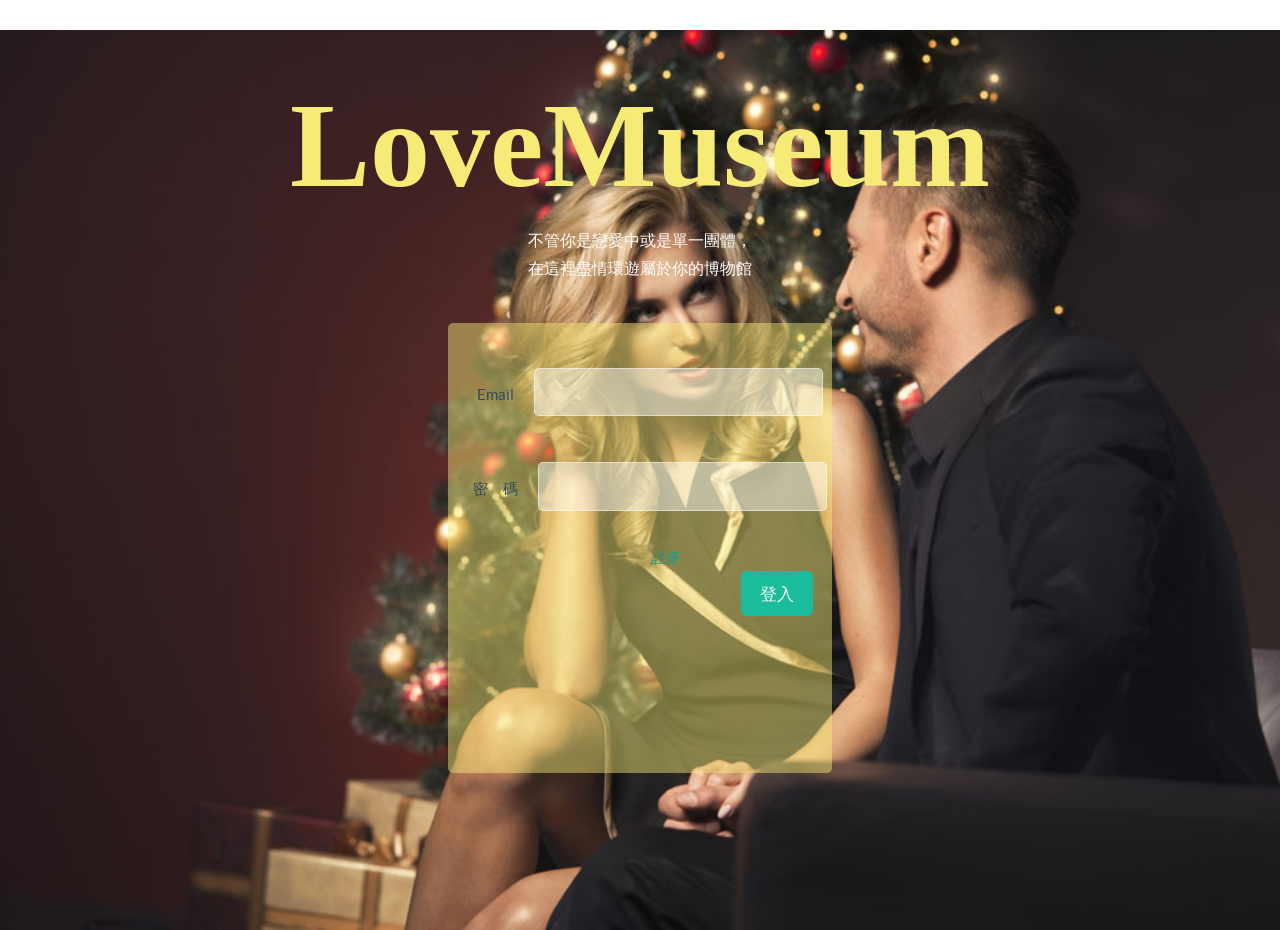
<file: index.html>
<html>
	<head>
		<title>Lovemuseum</title>
		<meta http-equiv="content-type" content="text/html;charset=utf-8">
  		<link href="stylesheets/screen.css" media="all" rel="stylesheet">
  		<link href='http://fonts.googleapis.com/css?family=Quattrocento' rel='stylesheet' type='text/css'>
  		<!-- Loading Bootstrap -->
   		<link href="dist/css/vendor/bootstrap.min.css" rel="stylesheet">

    	<!-- Loading Flat UI -->
    	<link href="dist/css/flat-ui.css" rel="stylesheet">
    	<link href="docs/assets/css/demo.css" rel="stylesheet">
    	<link rel="shortcut icon" href="img/favicon.ico">
         <!-- Todo-parse Javascript -->

        <script src="http://code.jquery.com/jquery-2.0.3.min.js"></script>    	
    	<script src="http://www.parsecdn.com/js/parse-1.2.13.min.js"></script>
        
        <!--JavaScript從這裡開始寫-->
        <script type="text/javascript">				
            Parse.initialize("19BDOaHH86XPBfrBbpr4skyC0efMHQQKRdYi2Dzt",
                             "zFnzw3ICGaSB9dVxHWr9tOTRzn15v79DU3l5Sv5Y");
            
            function check(){ //check開始動作
                var username = e1.value;
                var password = p1.value;
                Parse.User.logIn(username,password, { //開始撈資料 
                    success: function(user) {
                        window.location.href="http://www.pinterest.com/";  	
                    },
                    error: function(user, error) {  //當資料錯誤時的反應
                        document.getElementById("email").innerHTML="帳號或密碼有錯誤!";
                        p1.value="";
                    }
                });
            }
        </script>
    </head>
    <body>
        <div class="navigation">	
            <h1 class="logo">LoveMuseum</h1>
            <p>不管你是戀愛中或是單一團體，<br>在這裡盡情環遊屬於你的博物館</p>
                <div class="loginmember">
                    <form class="forma">
                        <h6><label>Email</label><input type="email" name="fnamev" id="e1"/></h6>
                        <h6><label>密　碼</label><input type="password" name="lname" id="p1"/></h6>
                        <p><span id="email"></span></p>
                    </form>
                    <div class="bn-signin">
                        <a href="sign.html">註冊</a>
                    </div>
                    <div class="bn-sign">
                        <a  class="btn btn-block btn-lg btn-primary" onclick="check()">登入</a>
                        
                    </div>
                    
                </div>
            </div>
        </div>
	</body>
</html>
</file>
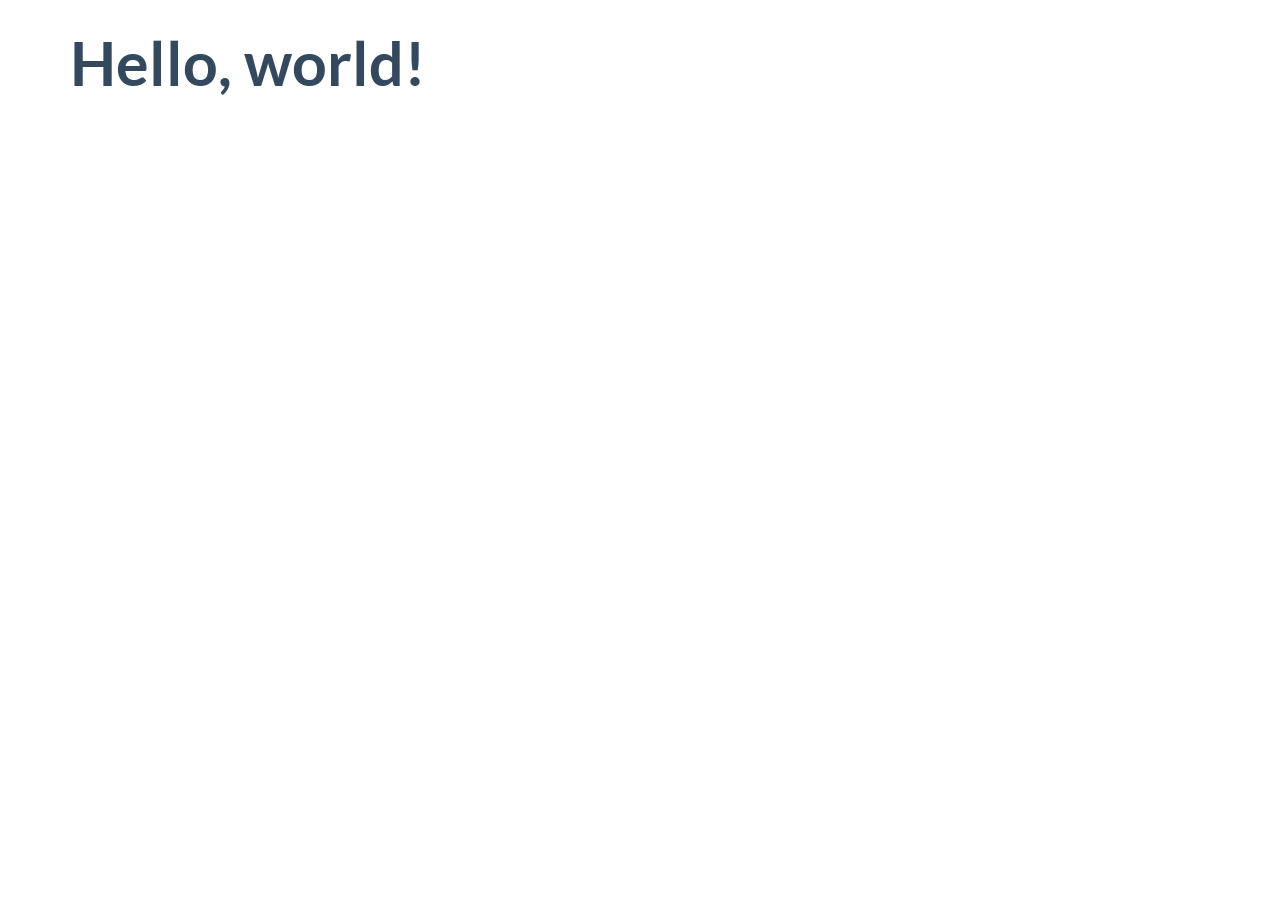
<file: dist/index.html>
<!DOCTYPE html>
<html lang="en">
  <head>
    <meta charset="utf-8">
    <title>Flat UI Free 101 Template</title>
    <meta name="viewport" content="width=device-width, initial-scale=1.0">

    <!-- Loading Bootstrap -->
    <link href="../dist/css/vendor/bootstrap.min.css" rel="stylesheet">

    <!-- Loading Flat UI -->
    <link href="../dist/css/flat-ui.min.css" rel="stylesheet">

    <link rel="shortcut icon" href="img/favicon.ico">

    <!-- HTML5 shim, for IE6-8 support of HTML5 elements. All other JS at the end of file. -->
    <!--[if lt IE 9]>
      <script src="js/vendor/html5shiv.js"></script>
      <script src="js/vendor/respond.min.js"></script>
    <![endif]-->
  </head>
  <body>
    <div class="container">
        <h1>Hello, world!</h1>
    </div>
    <!-- /.container -->


    <!-- jQuery (necessary for Flat UI's JavaScript plugins) -->
    <script src="../dist/js/vendor/jquery.min.js"></script>
    <!-- Include all compiled plugins (below), or include individual files as needed -->
    <script src="../dist/js/vendor/video.js"></script>
    <script src="../dist/js/flat-ui.min.js"></script>

  </body>
</html>
</file>
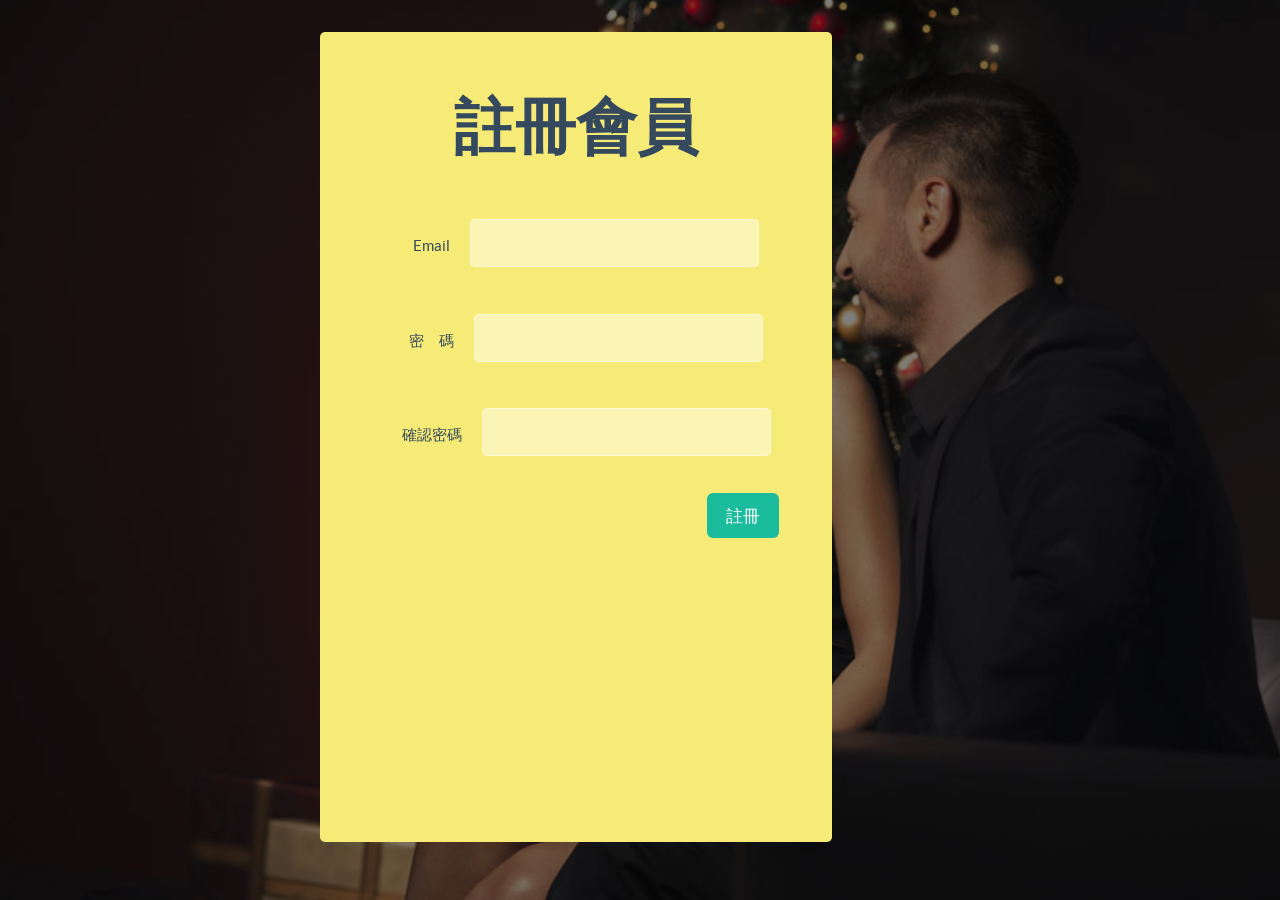
<file: sign.html>
<html>
    <head>
        <title>sign</title>
        <meta http-equiv="content-type" content="text/html;charset=utf-8">
        <link href="stylesheets/screen.css" media="all" rel="stylesheet">
        <link href='http://fonts.googleapis.com/css?family=Quattrocento' rel='stylesheet' type='text/css'>
        
        <!-- Loading Bootstrap -->
   		<link href="dist/css/vendor/bootstrap.min.css" rel="stylesheet">

    	<!-- Loading Flat UI -->
    	<link href="dist/css/flat-ui.css" rel="stylesheet">
    	<link href="docs/assets/css/demo.css" rel="stylesheet">
    	<link rel="shortcut icon" href="img/favicon.ico">

    	<!-- Todo-parse Javascript -->
    	
    	<script src="http://code.jquery.com/jquery-2.0.3.min.js"></script>
    	<script src="http://www.parsecdn.com/js/parse-1.2.13.min.js"></script>
        
        <!--//JavaScript寫在這裡-->
        <script type="text/javascript">				
            Parse.initialize("19BDOaHH86XPBfrBbpr4skyC0efMHQQKRdYi2Dzt","zFnzw3ICGaSB9dVxHWr9tOTRzn15v79DU3l5Sv5Y");
						
            //判斷密碼是否一樣           
            function check(){ 
                var username = e1.value;
                var password = p1.value;
                
                if(p1.value==p2.value){   //密碼一樣就會去跑signUpToParse
                    signUpToParse();
                    return true;  
                }
                else{           //不一樣就會顯示錯誤
                    document.getElementById("pw").innerHTML="密碼不相符，請重新輸入";
                    p1.value="";
                    p2.value="";
                }  
            }
            
            //判斷帳號是否重複           
            function signUpToParse() {
                var username = e1.value;
                var password = p1.value;
                var password2 = p2.value;
                
                Parse.User.signUp(username, password, null, {  //去撈資料庫的資料核對是否有重複
                    success: function(user) {
                        window.location.href="http://www.pinterest.com/";  	
                    },

                    error: function(user, error) {  //有重複顯示錯誤
                        document.getElementById("email-auth-no").innerHTML="帳號已有人使用，請重新輸入!";
                        e1.value="";
                        p1.value="";
                        p2.value="";
                    }
                });
            }
        </script>
    </head>
    
    <body >
        <div class="navigation">
            <div class="navigation2">
                <div class="signmember">
                    <h1>註冊會員</h1>
                    <form class="forma">
                        <h6><label>Email</label><input type="text" name="fname" id="e1"/></h6>
                        <h6><label>密　碼</label><input type="password" name="lname" id="p1" placeholder=""/></h6>
                        <h6><label>確認密碼</label><input type="password" name="lname" id="p2" placeholder=""/></h6>
                    </form>
                    <div class="bn-sign">
                        <a  class="btn btn-block btn-lg btn-primary" onclick="check()">註冊</a>
                    </div>	
                    <p><span id="pw"></span></p>  <!--密碼錯誤在這裡顯示-->
                    <p><span id="email-auth-no"></span></p>   <!--帳號錯誤在這裡顯示-->
                </div>
            </div>
        </div>
    </body>
</html>
</file>
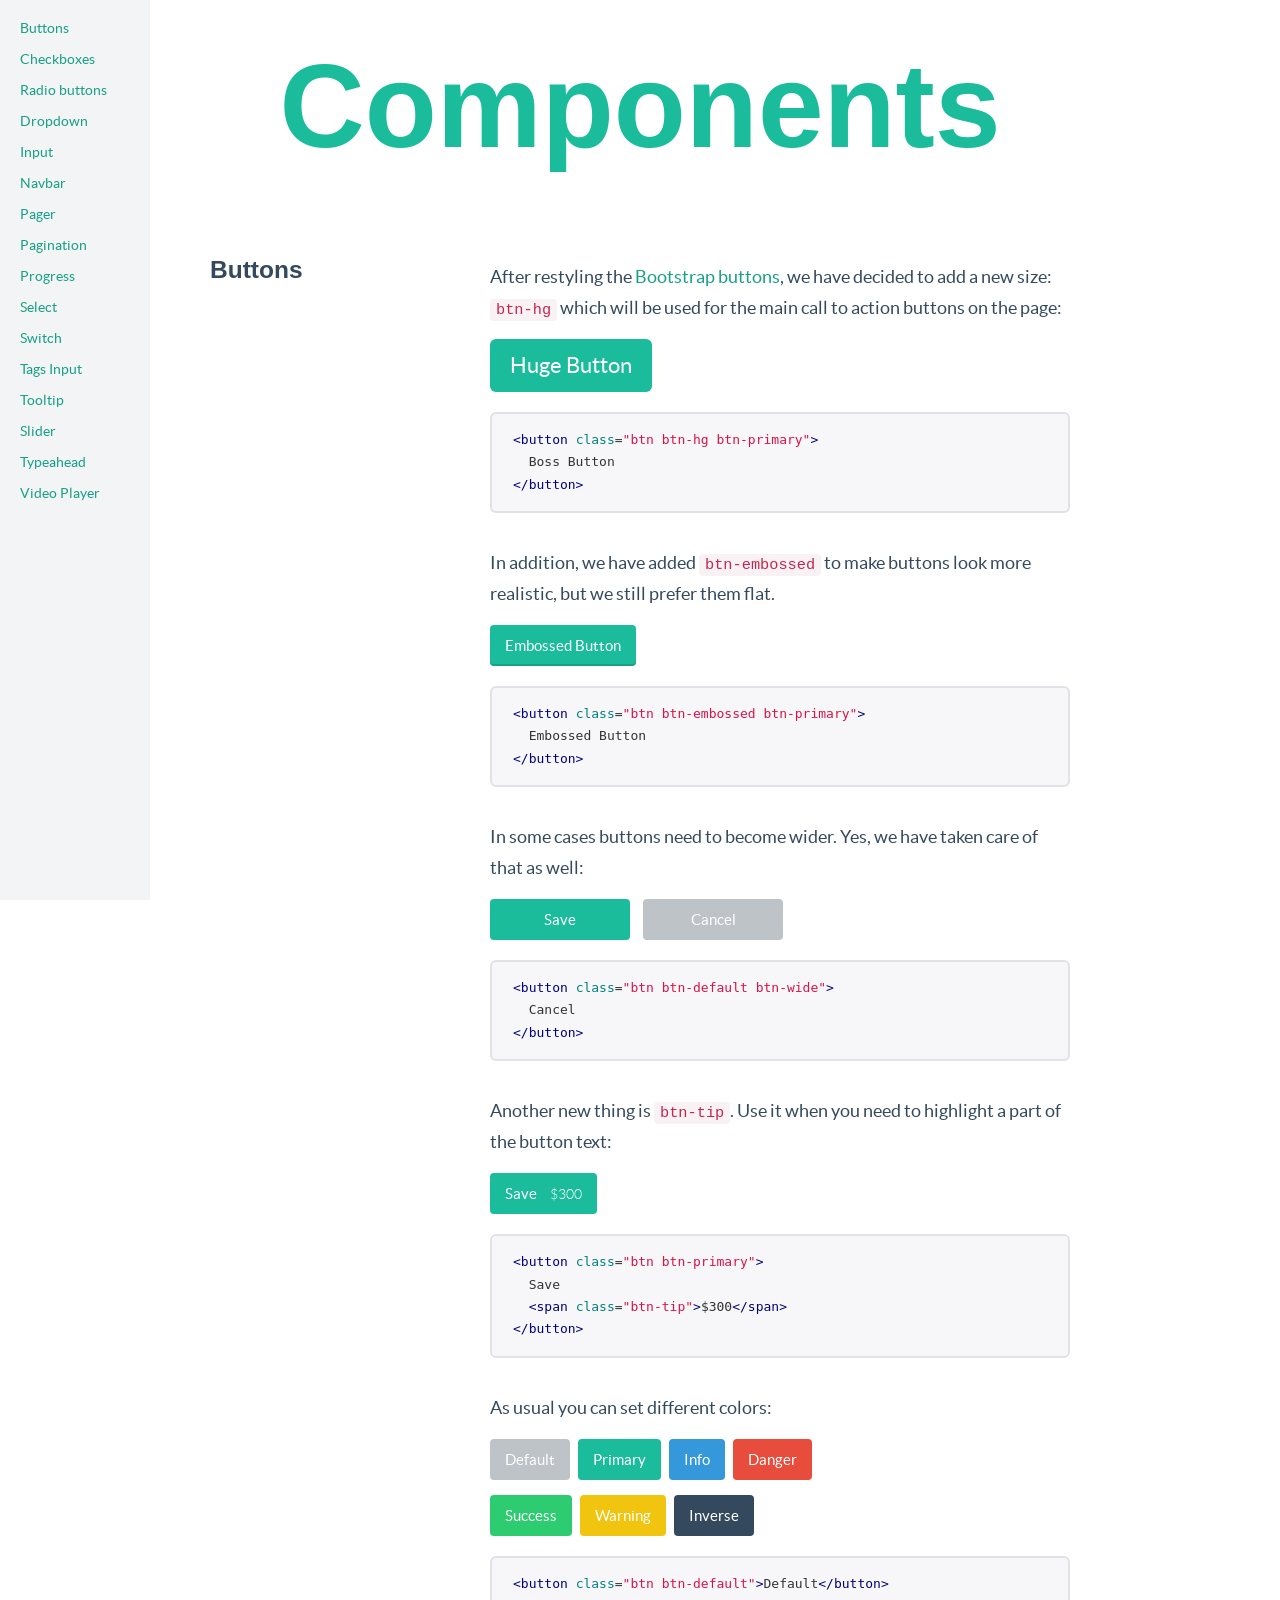
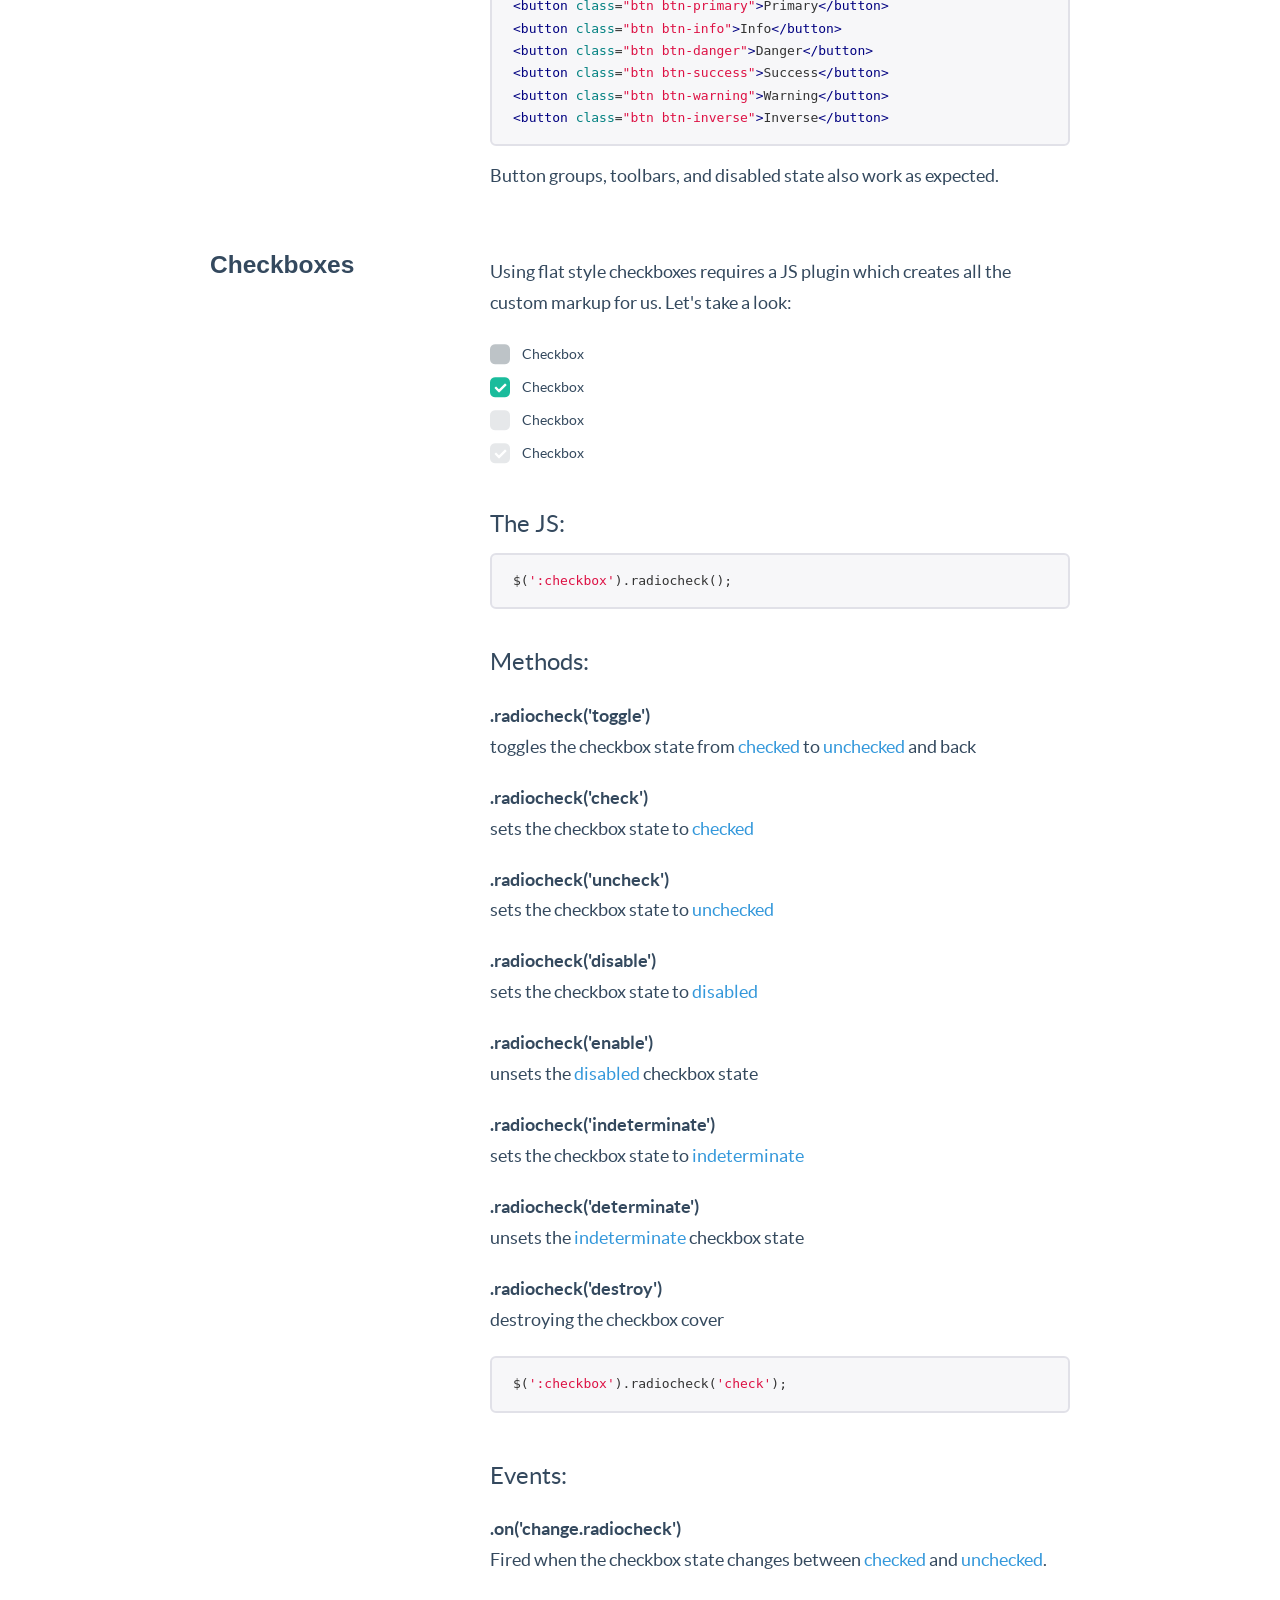
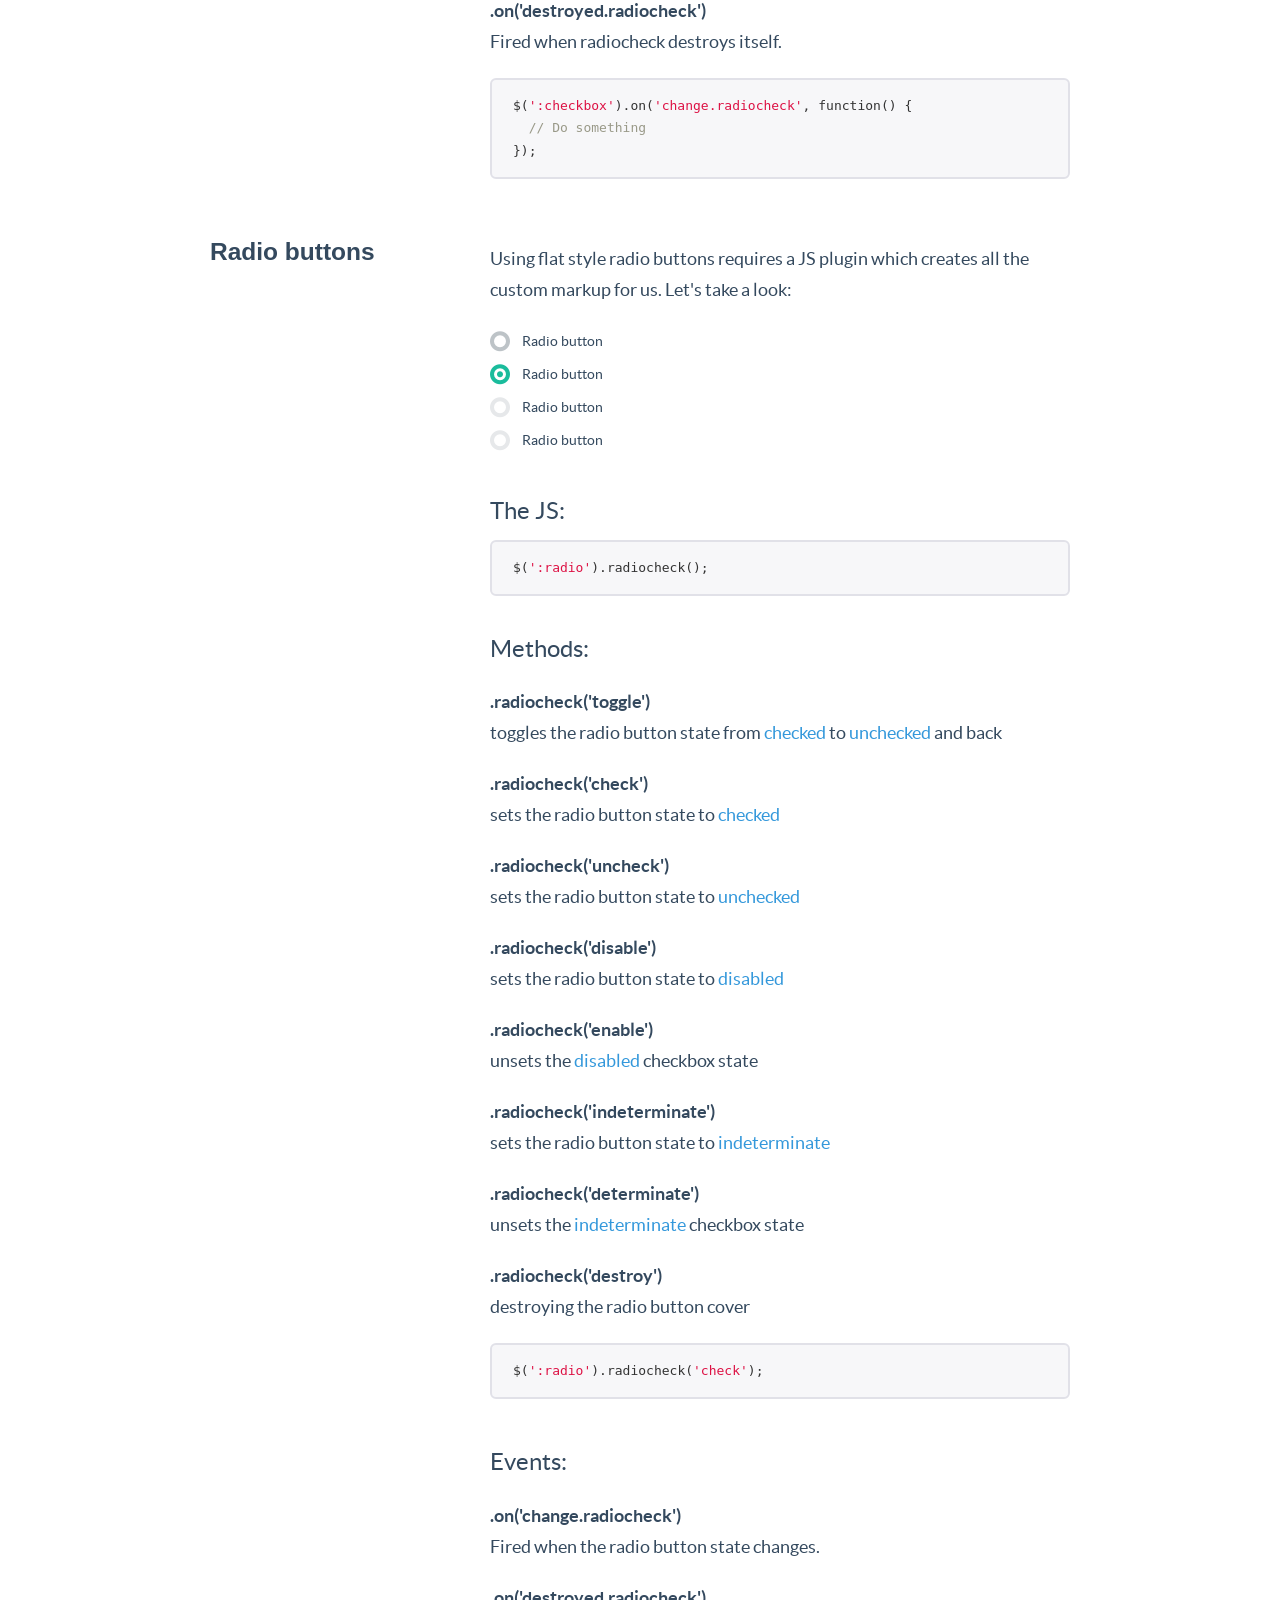
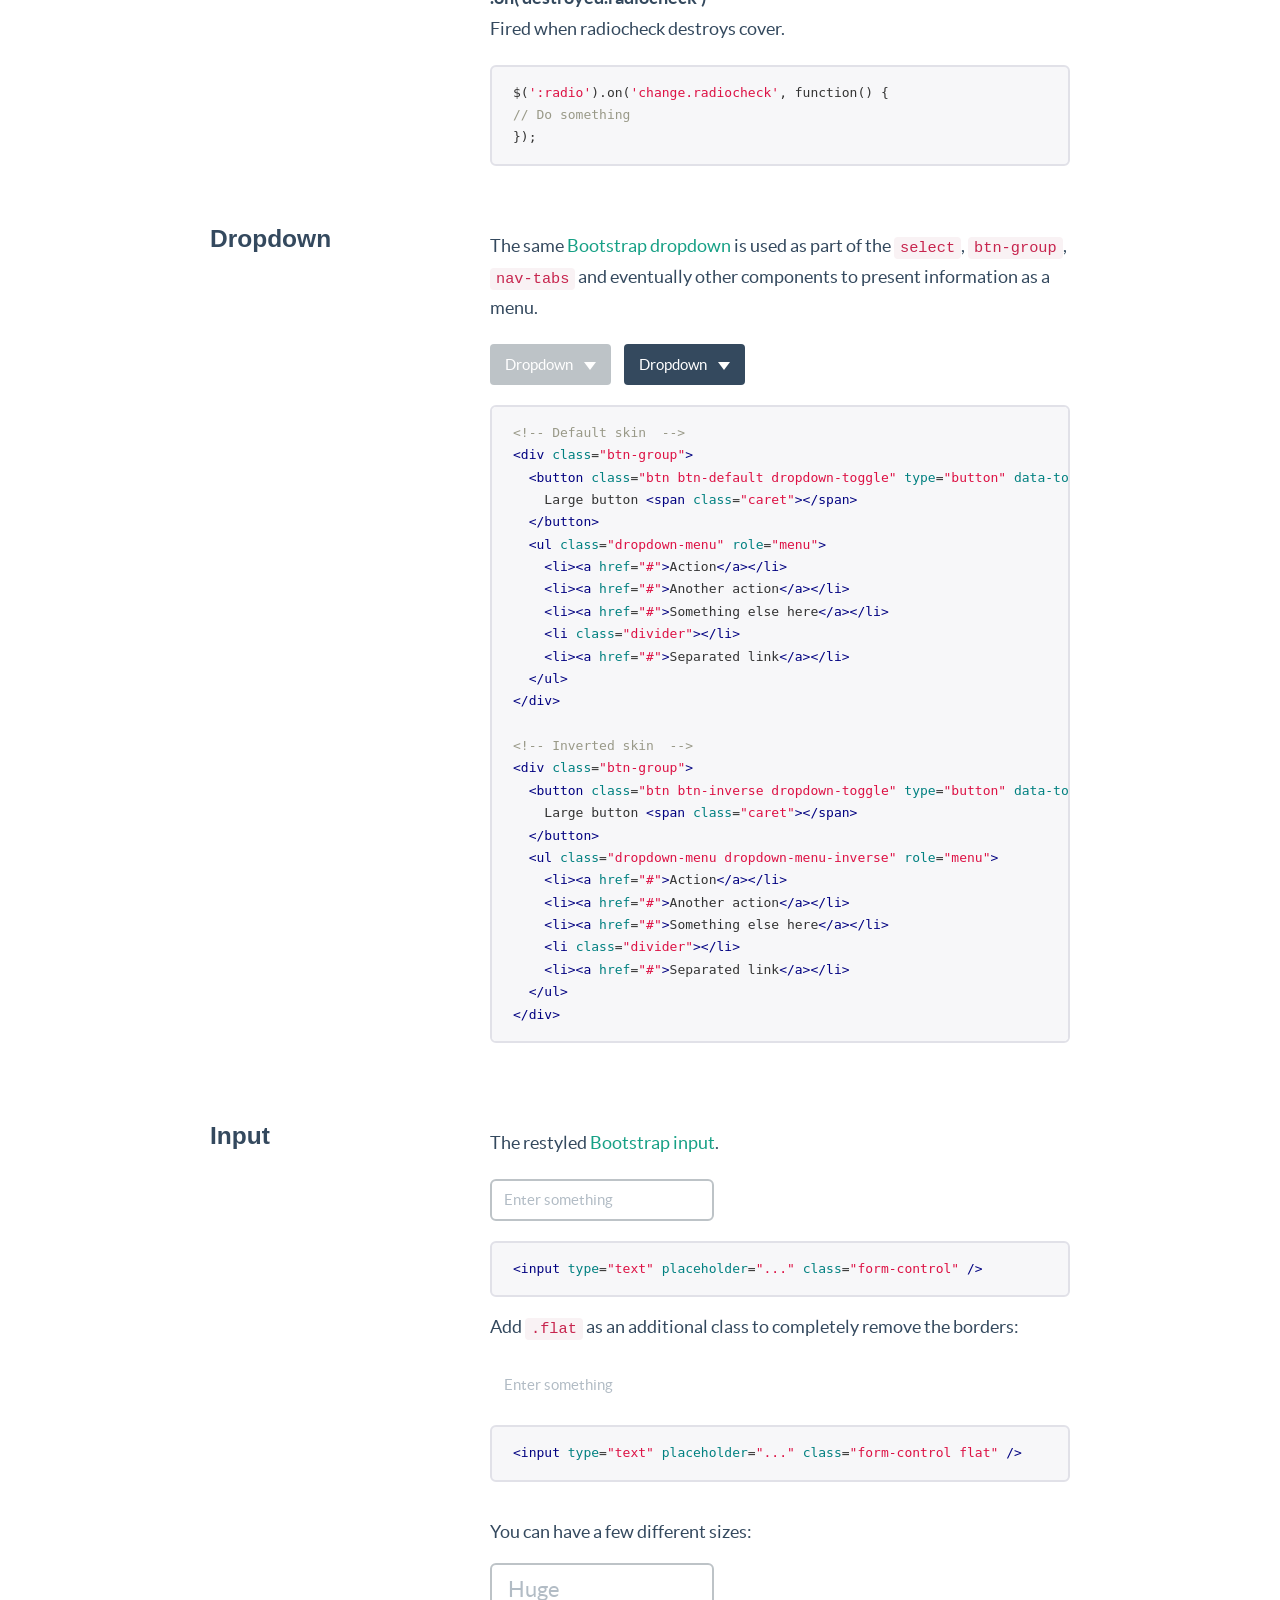
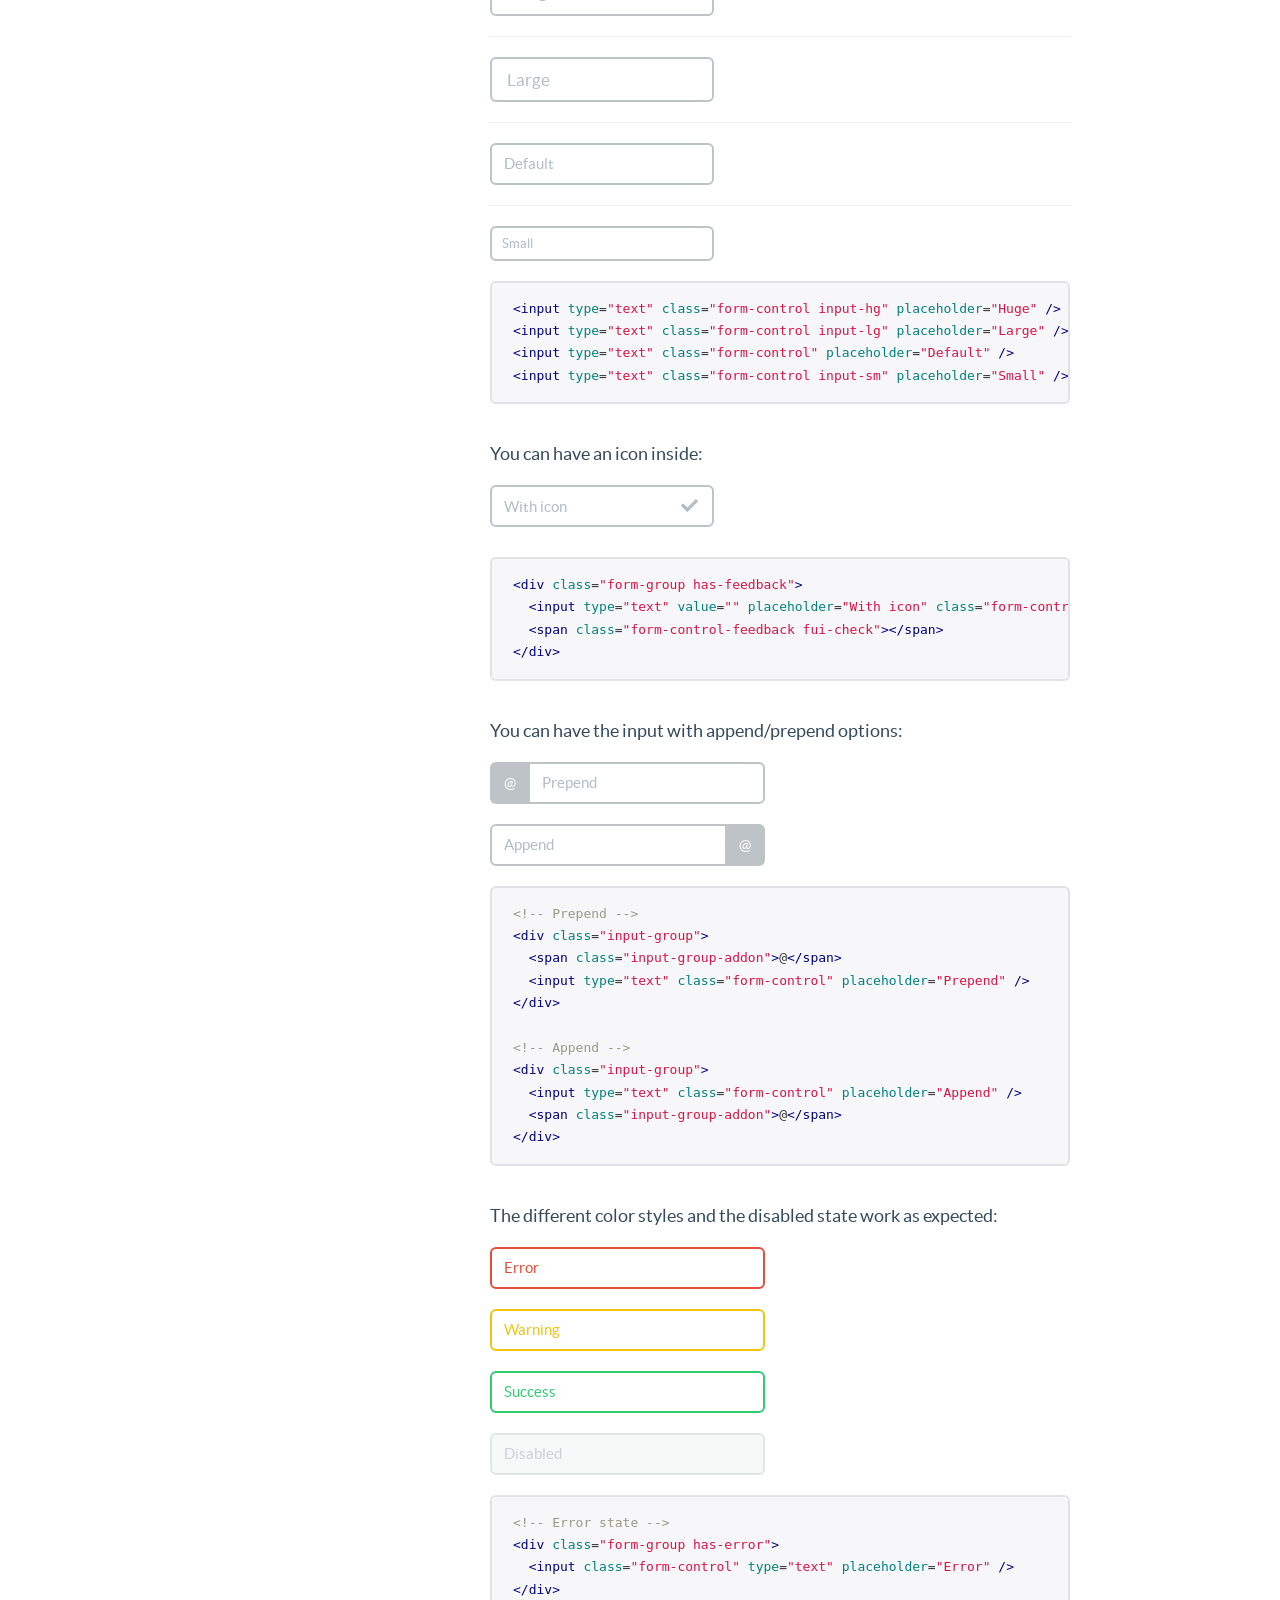
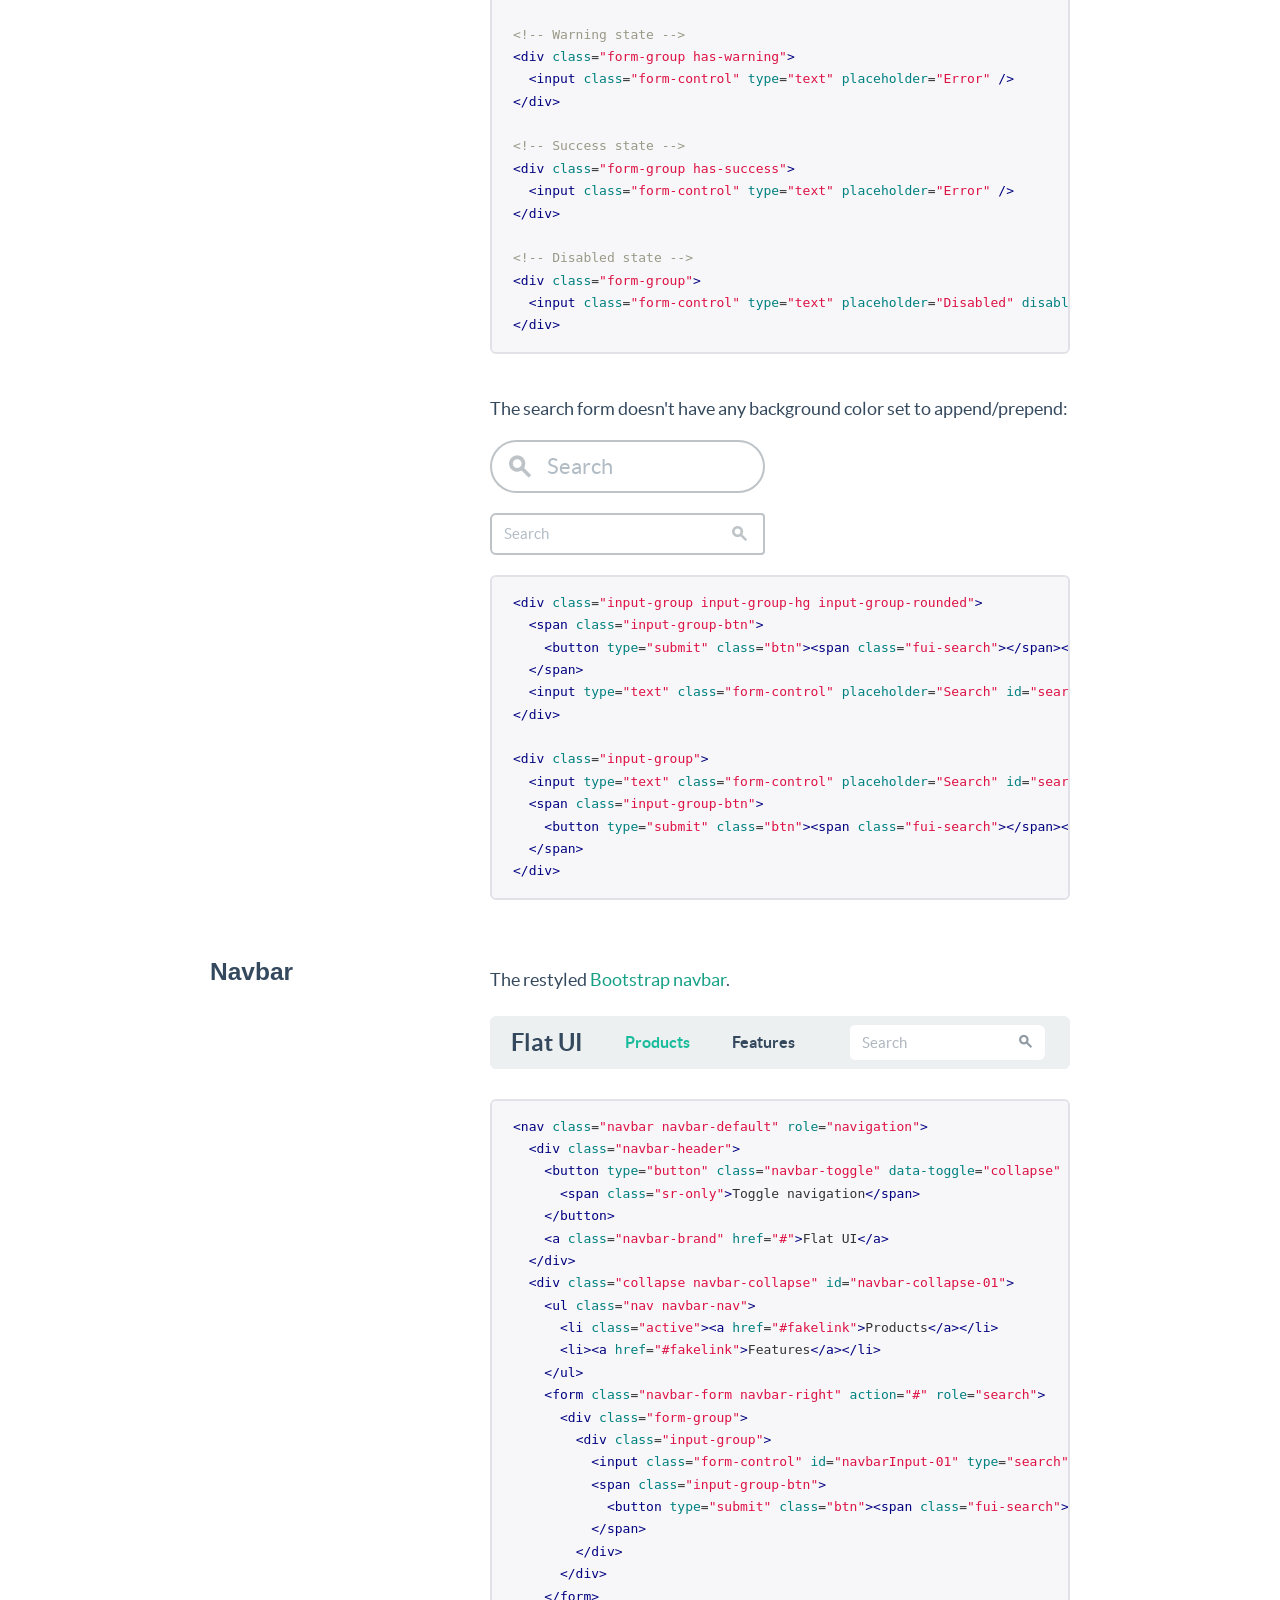
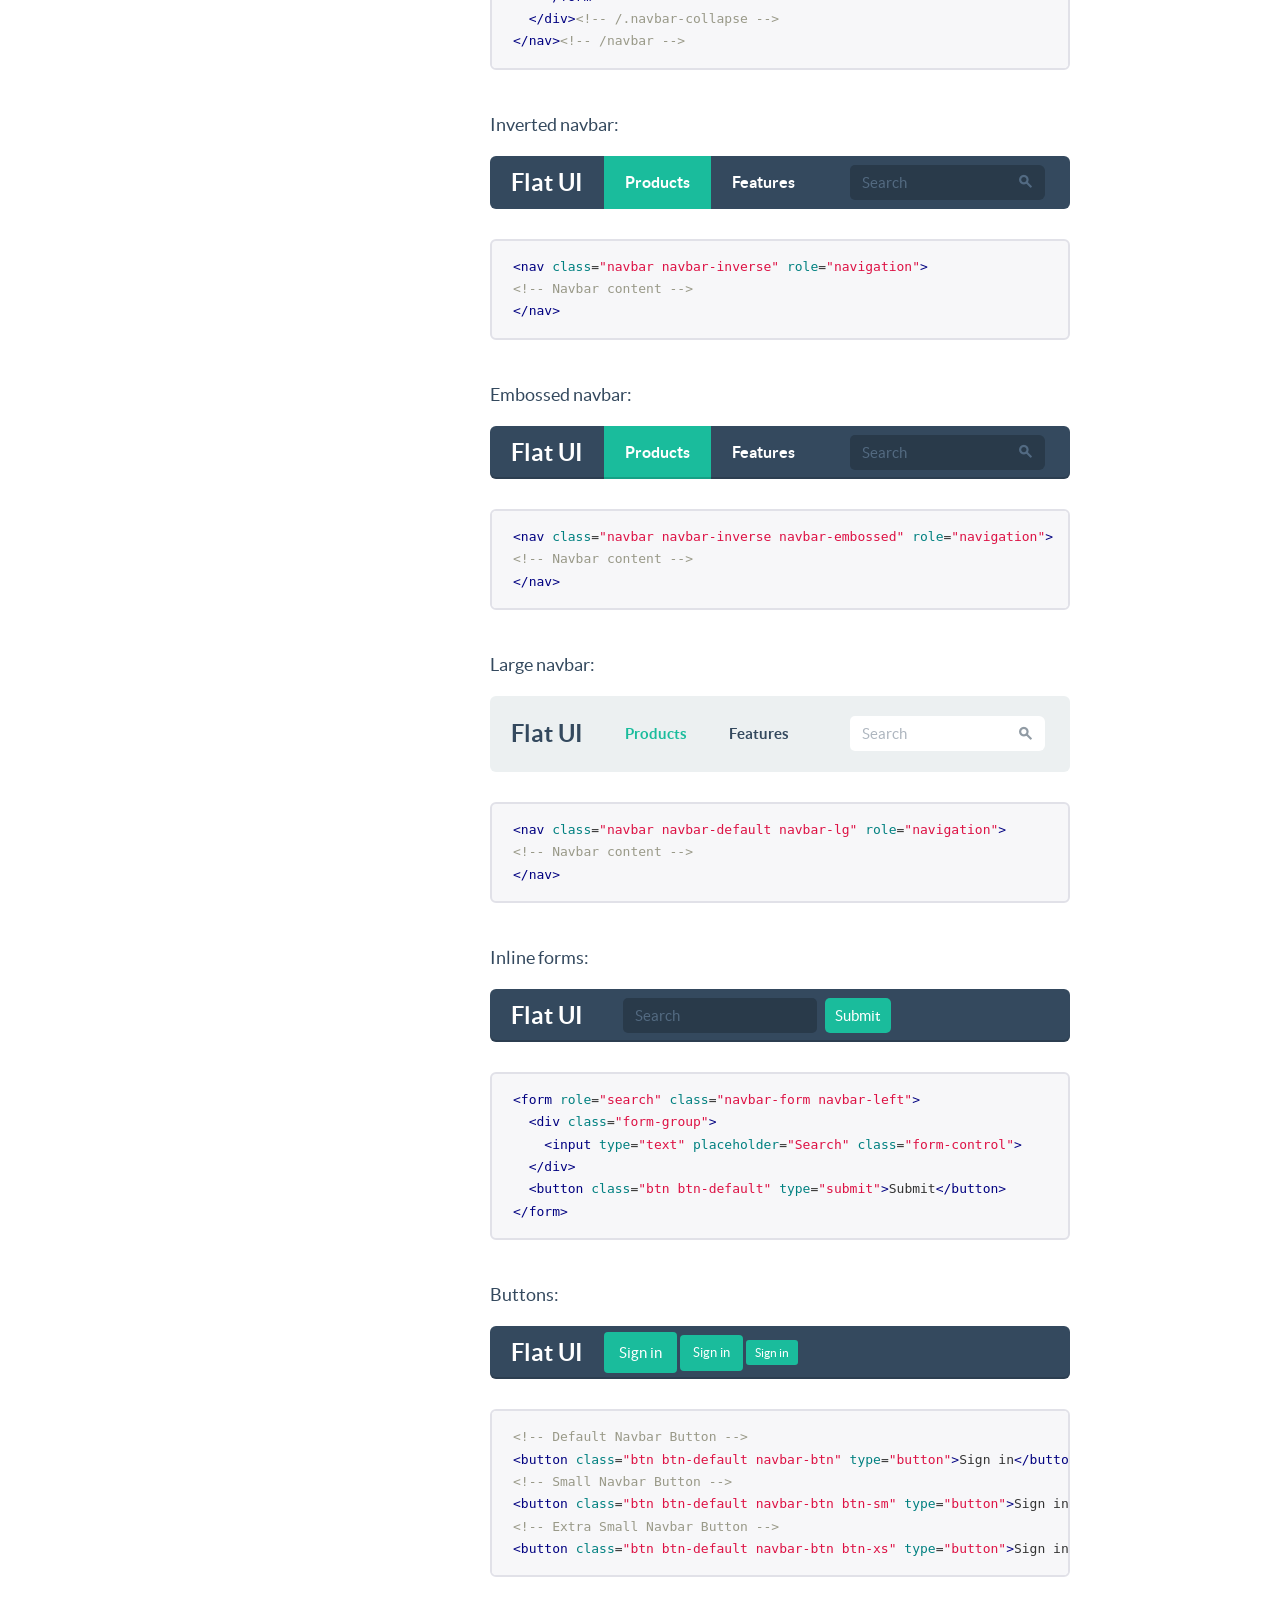
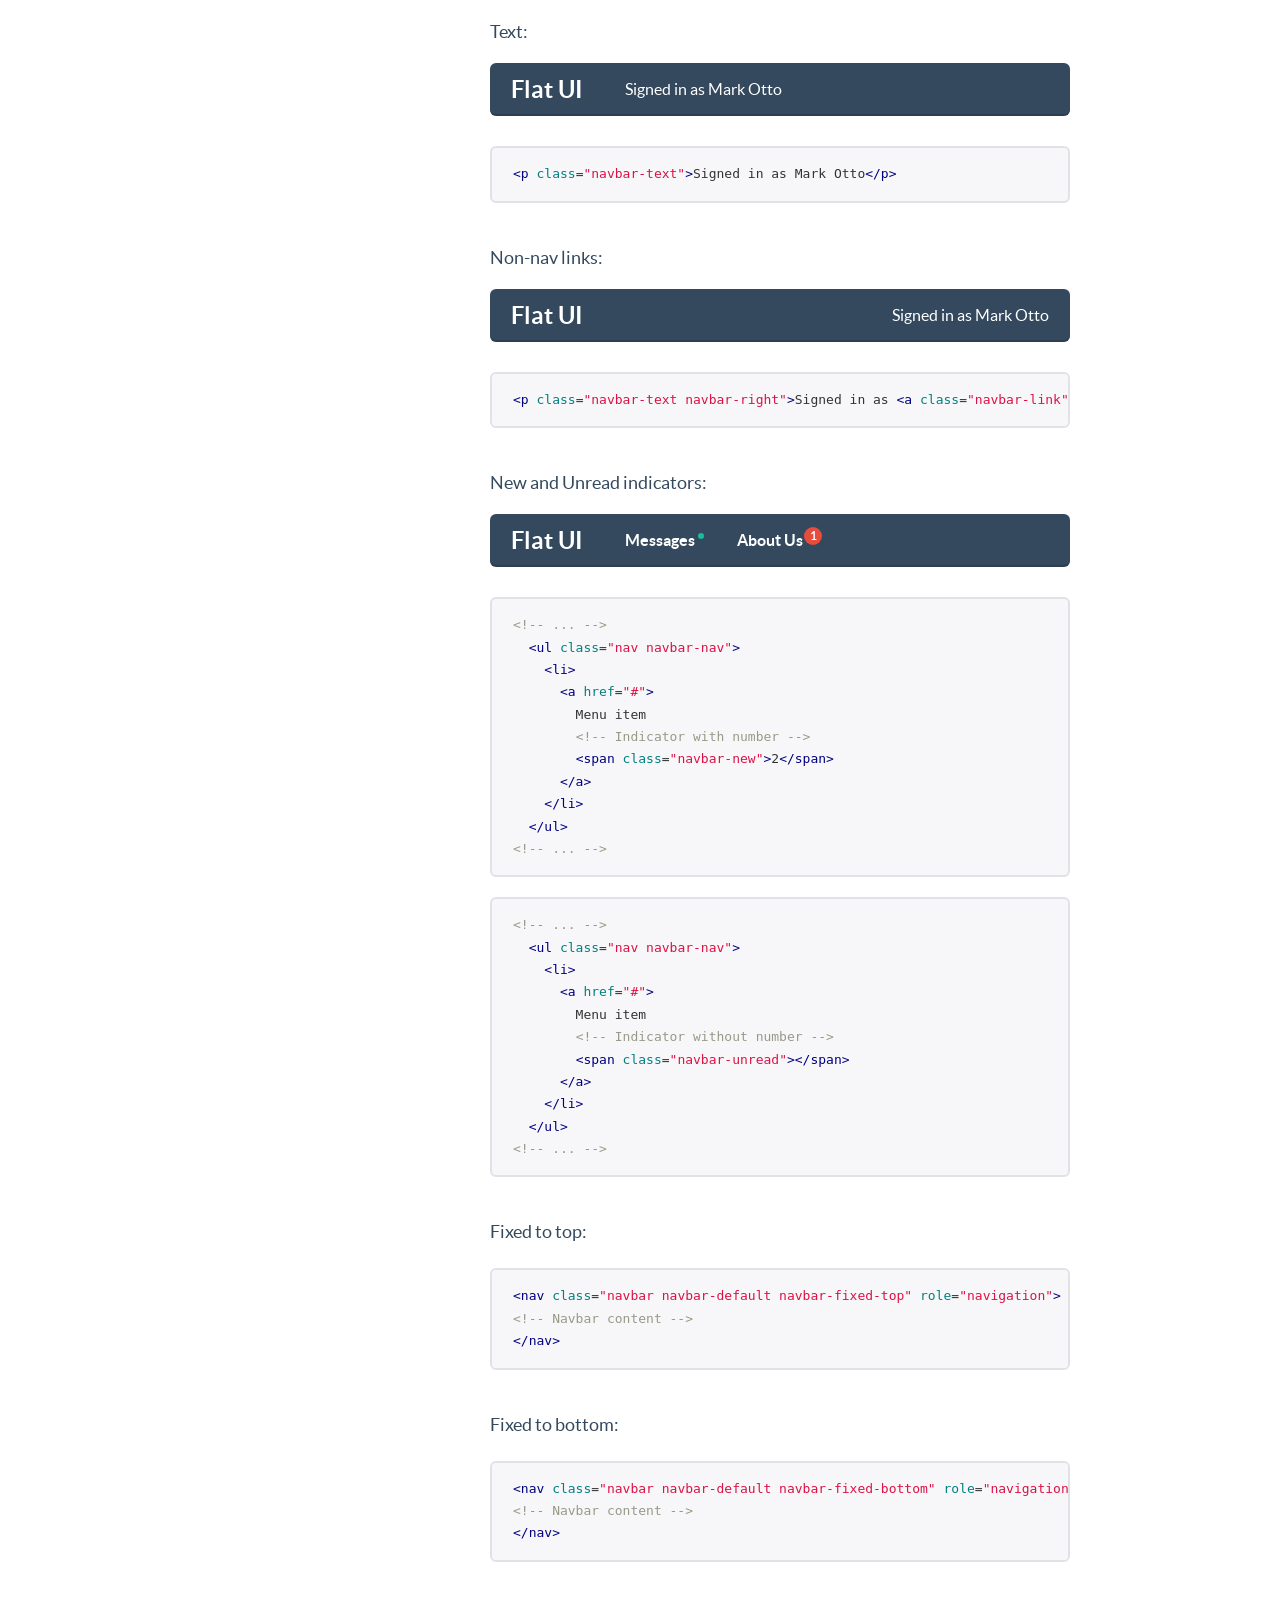
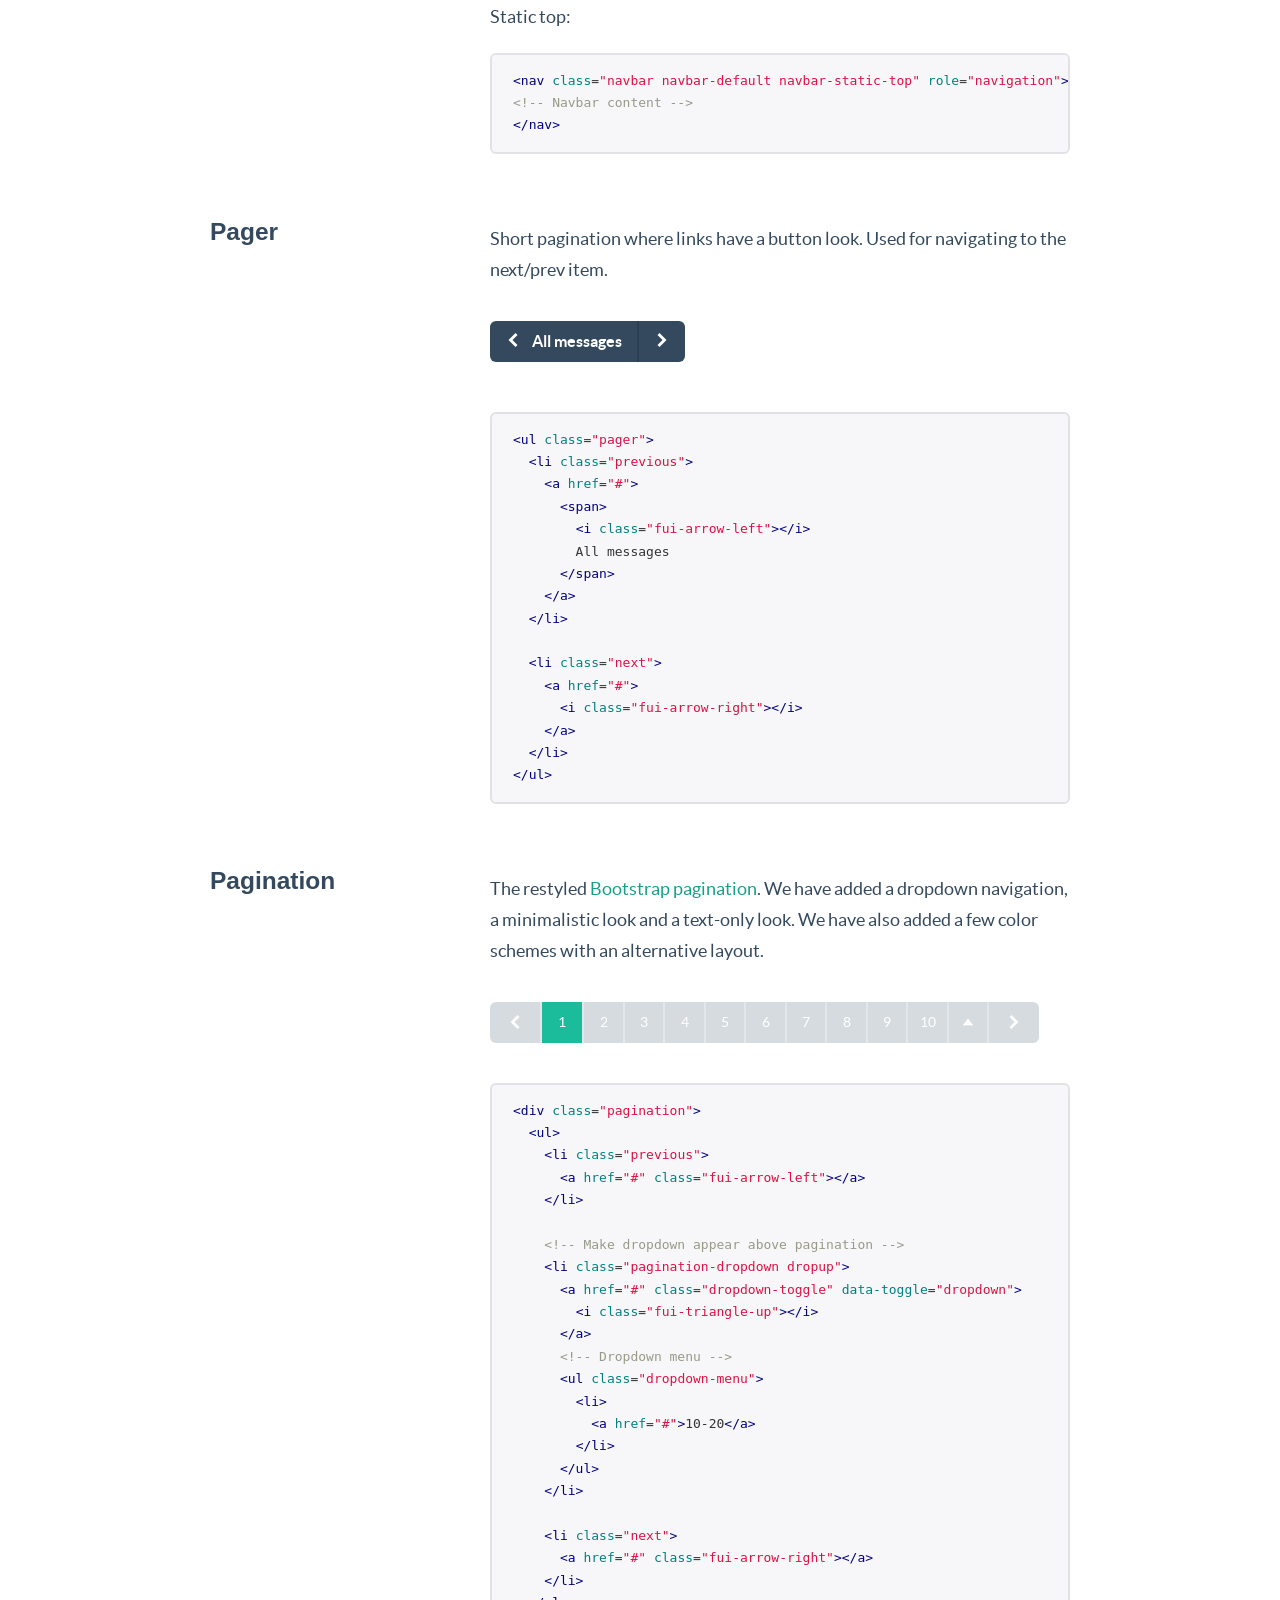
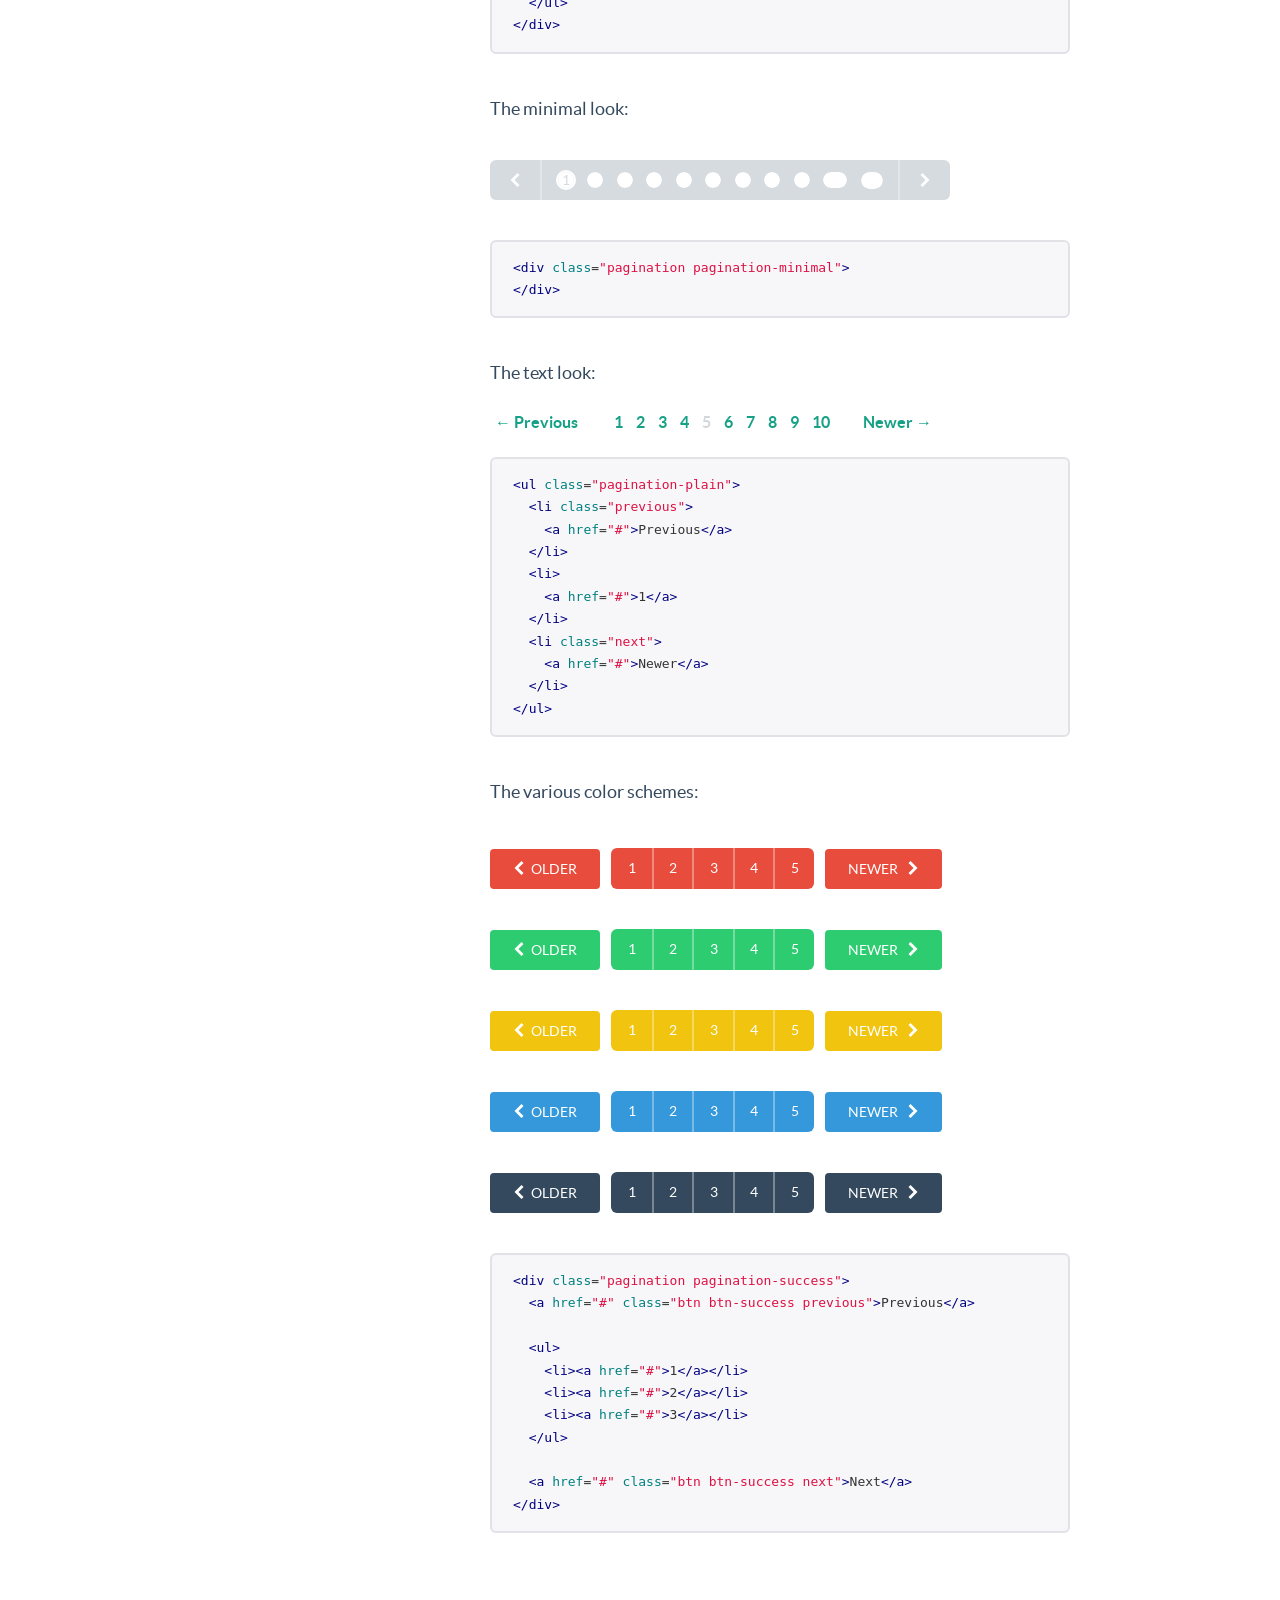
<file: docs/components.html>
<!DOCTYPE html>
<html lang="en">
  <head>
    <meta charset="utf-8">
    <title>Components &middot; Flat UI Free</title>
    <meta name="viewport" content="width=device-width, initial-scale=1.0">

    <!-- Loading Bootstrap -->
    <link href="../dist/css/vendor/bootstrap.min.css" rel="stylesheet">

    <!-- Loading Flat UI -->
    <link href="../dist/css/flat-ui.min.css" rel="stylesheet">
    <link href="assets/css/docs.css" rel="stylesheet">

    <link rel="shortcut icon" href="../img/favicon.ico">

    <!-- HTML5 shim, for IE6-8 support of HTML5 elements. All other JS at the end of file. -->
    <!--[if lt IE 9]>
      <script src="../dist/js/vendor/html5shiv.js"></script>
      <script src="../dist/js/vendor/respond.min.js"></script>
    <![endif]-->
  </head>
  <body>
    <ul class="demo-sidebar hide-on-tablets">
      <li><a href="#fui-button">Buttons</a></li>
      <li><a href="#fui-checkbox">Checkboxes</a></li>
      <li><a href="#fui-radio">Radio buttons</a></li>
      <li><a href="#fui-dropdown">Dropdown</a></li>
      <li><a href="#fui-input">Input</a></li>
      <li><a href="#fui-navbar">Navbar</a></li>
      <li><a href="#fui-pager">Pager</a></li>
      <li><a href="#fui-pagination">Pagination</a></li>
      <li><a href="#fui-progress">Progress</a></li>
      <li><a href="#fui-select">Select</a></li>
      <li><a href="#fui-switch">Switch</a></li>
      <li><a href="#fui-tagsinput">Tags Input</a></li>
      <li><a href="#fui-tooltip">Tooltip</a></li>
      <li><a href="#fui-slider">Slider</a></li>
      <li><a href="#fui-typeahead">Typeahead</a></li>
      <li><a href="#fui-videoplayer">Video Player</a></li>
    </ul> <!-- /nav -->

		<h1 class="demo-headline">Components</h1>
    <div class="container">
    	<div id="fui-button"></div>

      <div class="demo-row">
        <div class="demo-title">
          <h3>Buttons</h3>
        </div>

        <div class="demo-content">
          <p>
            After restyling the <a href="http://getbootstrap.com/css/#buttons">Bootstrap buttons</a>, we have decided to add a new size: <code>btn-hg</code> which will be used for the main call to action buttons on the page:
          </p>
          <p class="mbl">
            <button class="btn btn-hg btn-primary">Huge Button</button>
          </p>
<pre class="prettyprint">
&lt;button class="btn btn-hg btn-primary"&gt;
  Boss Button
&lt;/button&gt;
</pre>

          <p class="ptl">
            In addition, we have added <code>btn-embossed</code> to make buttons look more realistic, but we still prefer them flat.
          </p>
          <p class="mbl">
            <button class="btn btn-embossed btn-primary">Embossed Button</button>
          </p>
<pre class="prettyprint">
&lt;button class="btn btn-embossed btn-primary"&gt;
  Embossed Button
&lt;/button&gt;
</pre>

          <p class="ptl">
            In some cases buttons need to become wider. Yes, we have taken care of that as well:
          </p>
          <p class="mbl">
            <button class="btn btn-wide btn-primary mrm">Save</button>
            <button class="btn btn-wide btn-default">Cancel</button>
          </p>
<pre class="prettyprint">
&lt;button class="btn btn-default btn-wide"&gt;
  Cancel
&lt;/button&gt;
</pre>

          <p class="ptl">
            Another new thing is <code>btn-tip</code>. Use it when you need to highlight a part of the button text:
          </p>
          <p class="mbl">
            <button class="btn btn-primary">
              Save
              <span class="btn-tip">$300</span>
            </button>
          </p>
<pre class="prettyprint">
&lt;button class="btn btn-primary"&gt;
  Save
  &lt;span class="btn-tip"&gt;$300&lt;/span&gt;
&lt;/button&gt;
</pre>

          <p class="ptl">
            As usual you can set different colors:
          </p>
          <p>
	          <button class="btn btn-default mrs">Default</button>
            <button class="btn btn-primary mrs">Primary</button>
            <button class="btn btn-info mrs">Info</button>
            <button class="btn btn-danger mrs">Danger</button>
          </p>
          <p class="mbl">
            <button class="btn btn-success mrs">Success</button>
            <button class="btn btn-warning mrs">Warning</button>
            <button class="btn btn-inverse mrs">Inverse</button>
          </p>
<pre class="prettyprint">
&lt;button class="btn btn-default"&gt;Default&lt;/button&gt;
&lt;button class="btn btn-primary"&gt;Primary&lt;/button&gt;
&lt;button class="btn btn-info"&gt;Info&lt;/button&gt;
&lt;button class="btn btn-danger"&gt;Danger&lt;/button&gt;
&lt;button class="btn btn-success"&gt;Success&lt;/button&gt;
&lt;button class="btn btn-warning"&gt;Warning&lt;/button&gt;
&lt;button class="btn btn-inverse"&gt;Inverse&lt;/button&gt;
</pre>

          <p>
            Button groups, toolbars, and disabled state also work as expected.
          </p>

          <div id="fui-checkbox"></div>
        </div>
      </div><!-- /.demo-row -->


      <div class="demo-row">
        <div class="demo-title">
          <h3>Checkboxes</h3>
        </div>

        <div class="demo-content">
          <p>
            Using flat style checkboxes requires a JS plugin which creates all the custom markup for us. Let's take a look:
          </p>
          <form action="#">
            <div class="row">
              <div class="col-md-6">
                <label class="checkbox" for="checkbox1">
                  <input type="checkbox" value="" id="checkbox1" data-toggle="checkbox">
                  Checkbox
                </label>
                <label class="checkbox" for="checkbox2">
                  <input type="checkbox" value="" id="checkbox2" checked="checked" data-toggle="checkbox">
                  Checkbox
                </label>
                <label class="checkbox" for="checkbox3">
                  <input type="checkbox" value="" id="checkbox3" data-toggle="checkbox" disabled="">
                  Checkbox
                </label>
                <label class="checkbox" for="checkbox4">
                  <input type="checkbox" value="" id="checkbox4" checked="checked" data-toggle="checkbox" disabled="">
                  Checkbox
                </label>
              </div>
            </div>
          </form>

          <h6 class="ptl">The JS:</h6>
<pre class="prettyprint">
$(':checkbox').radiocheck();
</pre>

          <div class="pvm">
            <h6>Methods:</h6>
          </div>
          <p class="mbl">
            <strong>.radiocheck('toggle')</strong>
            <br/>
            toggles the checkbox state from <span class="text-info">checked</span>
            to <span class="text-info">unchecked</span> and back
          </p>
          <p class="mbl">
            <strong>.radiocheck('check')</strong>
            <br/>
            sets the checkbox state to <span class="text-info">checked</span>
          </p>
          <p class="mbl">
            <strong>.radiocheck('uncheck')</strong>
            <br/>
            sets the checkbox state to <span class="text-info">unchecked</span>
          </p>
          <p class="mbl">
            <strong>.radiocheck('disable')</strong>
            <br/>
            sets the checkbox state to <span class="text-info">disabled</span>
          </p>
          <p class="mbl">
            <strong>.radiocheck('enable')</strong>
            <br/>
            unsets the <span class="text-info">disabled</span> checkbox state
          </p>
          <p class="mbl">
            <strong>.radiocheck('indeterminate')</strong>
            <br/>
            sets the checkbox state to <span class="text-info">indeterminate</span>
          </p>
          <p class="mbl">
            <strong>.radiocheck('determinate')</strong>
            <br/>
            unsets the <span class="text-info">indeterminate</span> checkbox state
          </p>
          <p class="mbl">
            <strong>.radiocheck('destroy')</strong>
            <br/>
            destroying the checkbox cover
          </p>
<pre class="prettyprint">
$(':checkbox').radiocheck('check');
</pre>

          <div class="pbm ptl">
            <h6>Events:</h6>
          </div>
          <p class="mbl">
            <strong>.on('change.radiocheck')</strong>
            <br/>
            Fired when the checkbox state changes between
            <span class="text-info">checked</span> and
            <span class="text-info">unchecked</span>.
          </p>
          <p class="mbl">
            <strong>.on('destroyed.radiocheck')</strong>
            <br/>
            Fired when radiocheck destroys itself.
          </p>
<pre class="prettyprint">
$(':checkbox').on('change.radiocheck', function() {
  // Do something
});
</pre>
          <div id="fui-radio"></div>
        </div> <!-- /.demo-content -->
      </div> <!-- /.demo-row -->


      <div class="demo-row">
        <div class="demo-title">
          <h3>Radio buttons</h3>
        </div>

        <div class="demo-content">
          <p>
            Using flat style radio buttons requires a JS plugin which creates all the custom markup for us. Let's take a look:
          </p>
          <form action="#">
            <div class="row">
              <div class="col-md-6">
                <label class="radio" for="radio1">
                  <input type="radio" name="optionsRadios1" value="" id="radio1" data-toggle="radio">
                  Radio button
                </label>
                <label class="radio" for="radio2">
                  <input type="radio" name="optionsRadios1" value="" id="radio2" data-toggle="radio" checked="checked" >
                  Radio button
                </label>
                <label class="radio" for="radio3">
                  <input type="radio" name="optionsRadios1" value="" id="radio3" data-toggle="radio" disabled="">
                  Radio button
                </label>
                <label class="radio" for="radio4">
                  <input type="radio" name="optionsRadios1" value="" id="radio4" data-toggle="radio" disabled="">
                  Radio button
                </label>
              </div>
            </div>
          </form>

          <h6 class="ptl">The JS:</h6>
<pre class="prettyprint">
$(':radio').radiocheck();
</pre>

          <div class="pvm">
            <h6>Methods:</h6>
          </div>
          <p class="mbl">
            <strong>.radiocheck('toggle')</strong>
            <br/>
            toggles the radio button state from <span class="text-info">checked</span>
            to <span class="text-info">unchecked</span> and back
          </p>
          <p class="mbl">
            <strong>.radiocheck('check')</strong>
            <br/>
            sets the radio button state to <span class="text-info">checked</span>
          </p>
          <p class="mbl">
            <strong>.radiocheck('uncheck')</strong>
            <br/>
            sets the radio button state to <span class="text-info">unchecked</span>
          </p>
          <p class="mbl">
            <strong>.radiocheck('disable')</strong>
            <br/>
            sets the radio button state to <span class="text-info">disabled</span>
          </p>
          <p class="mbl">
            <strong>.radiocheck('enable')</strong>
            <br/>
            unsets the <span class="text-info">disabled</span> checkbox state
          </p>
          <p class="mbl">
            <strong>.radiocheck('indeterminate')</strong>
            <br/>
            sets the radio button state to <span class="text-info">indeterminate</span>
          </p>
          <p class="mbl">
            <strong>.radiocheck('determinate')</strong>
            <br/>
            unsets the <span class="text-info">indeterminate</span> checkbox state
          </p>
          <p class="mbl">
            <strong>.radiocheck('destroy')</strong>
            <br/>
            destroying the radio button cover
          </p>
<pre class="prettyprint">
$(':radio').radiocheck('check');
</pre>

          <div class="pbm ptl">
            <h6>Events:</h6>
          </div>
          <p class="mbl">
            <strong>.on('change.radiocheck')</strong>
            <br/>
            Fired when the radio button state changes.
          </p>
          <p class="mbl">
            <strong>.on('destroyed.radiocheck')</strong>
            <br/>
            Fired when radiocheck destroys cover.
          </p>
<pre class="prettyprint">
$(':radio').on('change.radiocheck', function() {
// Do something
});
</pre>

          <div id="fui-dropdown"></div>
        </div> <!-- /.demo-content -->
      </div> <!-- /.demo-row -->
    </div><!-- /.container -->



    <div class="container">
      <div class="demo-row">
        <div class="demo-title">
          <h3>Dropdown</h3>
        </div>

        <div class="demo-content">
          <p class="mbl">
            The same <a href="http://getbootstrap.com/components/#dropdowns">Bootstrap dropdown</a> is used as part of the <code>select</code>, <code>btn-group</code>, <code>nav-tabs</code> and eventually other components to present information as a menu.
          </p>

          <div class="btn-group mrm">
            <button class="btn btn-default dropdown-toggle" type="button" data-toggle="dropdown">
              Dropdown <span class="caret"></span>
            </button>
            <ul class="dropdown-menu" role="menu">
              <li><a href="#">Action</a></li>
              <li><a href="#">Another action</a></li>
              <li><a href="#">Something else here</a></li>
              <li class="divider"></li>
              <li><a href="#">Separated link</a></li>
            </ul>
          </div>

          <div class="btn-group">
            <button class="btn btn-inverse dropdown-toggle" type="button" data-toggle="dropdown">
              Dropdown <span class="caret"></span>
            </button>
            <ul class="dropdown-menu dropdown-menu-inverse" role="menu">
              <li><a href="#">Action</a></li>
              <li><a href="#">Another action</a></li>
              <li><a href="#">Something else here</a></li>
              <li class="divider"></li>
              <li><a href="#">Separated link</a></li>
            </ul>
          </div>

          <div class="pvl">
<pre class="prettyprint">
&lt;!-- Default skin  --&gt;
&lt;div class="btn-group"&gt;
  &lt;button class="btn btn-default dropdown-toggle" type="button" data-toggle="dropdown"&gt;
    Large button &lt;span class="caret"&gt;&lt;/span&gt;
  &lt;/button&gt;
  &lt;ul class="dropdown-menu" role="menu"&gt;
    &lt;li&gt;&lt;a href="#"&gt;Action&lt;/a&gt;&lt;/li&gt;
    &lt;li&gt;&lt;a href="#"&gt;Another action&lt;/a&gt;&lt;/li&gt;
    &lt;li&gt;&lt;a href="#"&gt;Something else here&lt;/a&gt;&lt;/li&gt;
    &lt;li class="divider"&gt;&lt;/li&gt;
    &lt;li&gt;&lt;a href="#"&gt;Separated link&lt;/a&gt;&lt;/li&gt;
  &lt;/ul&gt;
&lt;/div&gt;

&lt;!-- Inverted skin  --&gt;
&lt;div class="btn-group"&gt;
  &lt;button class="btn btn-inverse dropdown-toggle" type="button" data-toggle="dropdown"&gt;
    Large button &lt;span class="caret"&gt;&lt;/span&gt;
  &lt;/button&gt;
  &lt;ul class="dropdown-menu dropdown-menu-inverse" role="menu"&gt;
    &lt;li&gt;&lt;a href="#"&gt;Action&lt;/a&gt;&lt;/li&gt;
    &lt;li&gt;&lt;a href="#"&gt;Another action&lt;/a&gt;&lt;/li&gt;
    &lt;li&gt;&lt;a href="#"&gt;Something else here&lt;/a&gt;&lt;/li&gt;
    &lt;li class="divider"&gt;&lt;/li&gt;
    &lt;li&gt;&lt;a href="#"&gt;Separated link&lt;/a&gt;&lt;/li&gt;
  &lt;/ul&gt;
&lt;/div&gt;
</pre>
          </div>

          <div id="fui-input"></div>
        </div> <!-- /.demo-content -->
      </div> <!-- /.demo-row -->

      <div class="demo-row">
        <div class="demo-title">
          <h3>Input</h3>
        </div>

        <div class="demo-content">
          <p class="mbl">
            The restyled <a href="http://getbootstrap.com/css/#forms">Bootstrap input</a>.
          </p>

          <div class="row">
            <div class="col-lg-5">
              <input type="text" value="" placeholder="Enter something" class="form-control" />
            </div>
          </div>

<pre class="prettyprint mtl">
&lt;input type="text" placeholder="..." class="form-control" /&gt;
</pre>

          <p class="mbl">Add <code>.flat</code> as an additional class to completely remove the borders:</p>

          <div class="row">
            <div class="col-lg-5">
              <input type="text" value="" placeholder="Enter something" class="form-control flat" />
            </div>
          </div>

<pre class="prettyprint mtl">
&lt;input type="text" placeholder="..." class="form-control flat" /&gt;
</pre>

          <p class="ptl">You can have a few different sizes:</p>
          <div class="row">
            <div class="col-lg-5">
              <input type="text" value="" placeholder="Huge" class="form-control input-hg" />
            </div>
          </div>
          <hr />
          <div class="row">
            <div class="col-lg-5">
              <input type="text" value="" placeholder="Large" class="form-control input-lg" />
            </div>
          </div>
          <hr />
          <div class="row">
            <div class="col-lg-5">
              <input type="text" value="" placeholder="Default" class="form-control" />
            </div>
          </div>
          <hr />
          <div class="row">
            <div class="col-lg-5">
              <input type="text" value="" placeholder="Small" class="form-control input-sm" />
            </div>
          </div>
<pre class="prettyprint mtl">
&lt;input type="text" class="form-control input-hg" placeholder="Huge" /&gt;
&lt;input type="text" class="form-control input-lg" placeholder="Large" /&gt;
&lt;input type="text" class="form-control" placeholder="Default" /&gt;
&lt;input type="text" class="form-control input-sm" placeholder="Small" /&gt;
</pre>

          <p class="ptl">You can have an icon inside:</p>
          <div class="row">
            <div class="col-lg-5">
              <div class="form-group has-feedback">
                <input type="text" value="" placeholder="With icon" class="form-control" />
                <span class="form-control-feedback fui-check"></span>
              </div>
            </div>
          </div>
<pre class="prettyprint mtm">
&lt;div class="form-group has-feedback"&gt;
  &lt;input type="text" value="" placeholder="With icon" class="form-control" /&gt;
  &lt;span class="form-control-feedback fui-check"&gt;&lt;/span&gt;
&lt;/div&gt;
</pre>

          <p class="ptl">You can have the input with append/prepend options:</p>
          <div class="row mbl">
            <div class="col-lg-6">
              <div class="input-group">
                <span class="input-group-addon">@</span>
                <input class="form-control" type="text" placeholder="Prepend" />
              </div>
            </div>
          </div>

          <div class="row mbl">
            <div class="col-lg-6">
              <div class="input-group">
                <input class="form-control" type="text" placeholder="Append" />
                <span class="input-group-addon">@</span>
              </div>
            </div>
          </div>
<pre class="prettyprint mtm">
&lt;!-- Prepend --&gt;
&lt;div class="input-group"&gt;
  &lt;span class="input-group-addon"&gt;@&lt;/span&gt;
  &lt;input type="text" class="form-control" placeholder="Prepend" /&gt;
&lt;/div&gt;

&lt;!-- Append --&gt;
&lt;div class="input-group"&gt;
  &lt;input type="text" class="form-control" placeholder="Append" /&gt;
  &lt;span class="input-group-addon"&gt;@&lt;/span&gt;
&lt;/div&gt;
</pre>

          <div class="ptl">
            <p>
              The different color styles and the disabled state work as expected:
            </p>
            <div class="row">
              <div class="col-lg-6">
                <div class="form-group has-error">
                  <input class="form-control" type="text" placeholder="Error" />
                </div>
              </div>
            </div>
            <div class="row">
              <div class="col-lg-6">
                <div class="form-group has-warning">
                  <input class="form-control" type="text" placeholder="Warning" />
                </div>
              </div>
            </div>
            <div class="row">
              <div class="col-lg-6">
                <div class="form-group has-success">
                  <input class="form-control" type="text" placeholder="Success" />
                </div>
              </div>
            </div>
            <div class="row">
              <div class="col-lg-6">
                <div class="form-group">
                  <input class="form-control" type="text" placeholder="Disabled" disabled />
                </div>
              </div>
            </div>
          </div>

<pre class="prettyprint">
&lt;!-- Error state --&gt;
&lt;div class="form-group has-error"&gt;
  &lt;input class="form-control" type="text" placeholder="Error" /&gt;
&lt;/div&gt;

&lt;!-- Warning state --&gt;
&lt;div class="form-group has-warning"&gt;
  &lt;input class="form-control" type="text" placeholder="Error" /&gt;
&lt;/div&gt;

&lt;!-- Success state --&gt;
&lt;div class="form-group has-success"&gt;
  &lt;input class="form-control" type="text" placeholder="Error" /&gt;
&lt;/div&gt;

&lt;!-- Disabled state --&gt;
&lt;div class="form-group"&gt;
  &lt;input class="form-control" type="text" placeholder="Disabled" disabled /&gt;
&lt;/div&gt;
</pre>

          <p class="ptl mtl">
            The search form doesn't have any background color set to append/prepend:
          </p>
          <div class="row">
            <div class="col-lg-6">
              <div class="form-group">
                <div class="input-group input-group-hg input-group-rounded">
                  <span class="input-group-btn">
                    <button type="submit" class="btn"><span class="fui-search"></span></button>
                  </span>
                  <input type="text" class="form-control" placeholder="Search" id="search-query-2">
                </div>
              </div>
            </div>
          </div>

          <div class="row">
            <div class="col-lg-6">
              <div class="form-group">
                <div class="input-group">
                  <input type="text" class="form-control" placeholder="Search" id="search-query-3">
                  <span class="input-group-btn">
                    <button type="submit" class="btn"><span class="fui-search"></span></button>
                  </span>
                </div>
              </div>
            </div>
          </div>

<pre class="prettyprint">
&lt;div class="input-group input-group-hg input-group-rounded"&gt;
  &lt;span class="input-group-btn"&gt;
    &lt;button type="submit" class="btn"&gt;&lt;span class="fui-search"&gt;&lt;/span&gt;&lt;/button&gt;
  &lt;/span&gt;
  &lt;input type="text" class="form-control" placeholder="Search" id="search-query-2"&gt;
&lt;/div&gt;

&lt;div class="input-group"&gt;
  &lt;input type="text" class="form-control" placeholder="Search" id="search-query-3"&gt;
  &lt;span class="input-group-btn"&gt;
    &lt;button type="submit" class="btn"&gt;&lt;span class="fui-search"&gt;&lt;/span&gt;&lt;/button&gt;
  &lt;/span&gt;
&lt;/div&gt;
</pre>

          <div id="fui-navbar"></div>
        </div> <!-- /.demo-content -->
      </div> <!-- /.demo-row -->

      <div class="demo-row">
        <div class="demo-title">
          <h3>Navbar</h3>
        </div>
        <div class="demo-content">
          <p class="mbl">
            The restyled <a href="http://getbootstrap.com/components/#navbar">Bootstrap navbar</a>.
          </p>

          <nav class="navbar navbar-default" role="navigation">
            <div class="navbar-header">
              <button type="button" class="navbar-toggle" data-toggle="collapse" data-target="#navbar-collapse-01">
                <span class="sr-only">Toggle navigation</span>
              </button>
              <a class="navbar-brand" href="#">Flat UI</a>
            </div>
            <div class="collapse navbar-collapse" id="navbar-collapse-01">
              <ul class="nav navbar-nav">
                <li class="active"><a href="#fakelink">Products</a></li>
                <li><a href="#fakelink">Features</a></li>
               </ul>
              <form class="navbar-form navbar-right" action="#" role="search">
                <div class="form-group">
                  <div class="input-group">
                    <input class="form-control" id="navbarInput-01" type="search" placeholder="Search">
                    <span class="input-group-btn">
                      <button type="submit" class="btn"><span class="fui-search"></span></button>
                    </span>
                  </div>
                </div>
              </form>
            </div><!-- /.navbar-collapse -->
          </nav><!-- /navbar -->

<pre class="prettyprint mvl">
&lt;nav class="navbar navbar-default" role="navigation"&gt;
  &lt;div class="navbar-header"&gt;
    &lt;button type="button" class="navbar-toggle" data-toggle="collapse" data-target="#navbar-collapse-01"&gt;
      &lt;span class="sr-only"&gt;Toggle navigation&lt;/span&gt;
    &lt;/button&gt;
    &lt;a class="navbar-brand" href="#"&gt;Flat UI&lt;/a&gt;
  &lt;/div&gt;
  &lt;div class="collapse navbar-collapse" id="navbar-collapse-01"&gt;
    &lt;ul class="nav navbar-nav"&gt;
      &lt;li class="active"&gt;&lt;a href="#fakelink"&gt;Products&lt;/a&gt;&lt;/li&gt;
      &lt;li&gt;&lt;a href="#fakelink"&gt;Features&lt;/a&gt;&lt;/li&gt;
    &lt;/ul&gt;
    &lt;form class="navbar-form navbar-right" action="#" role="search"&gt;
      &lt;div class="form-group"&gt;
        &lt;div class="input-group"&gt;
          &lt;input class="form-control" id="navbarInput-01" type="search" placeholder="Search"&gt;
          &lt;span class="input-group-btn"&gt;
            &lt;button type="submit" class="btn"&gt;&lt;span class="fui-search"&gt;&lt;/span&gt;&lt;/button&gt;
          &lt;/span&gt;
        &lt;/div&gt;
      &lt;/div&gt;
    &lt;/form&gt;
  &lt;/div>&lt;!-- /.navbar-collapse --&gt;
&lt;/nav>&lt;!-- /navbar --&gt;
</pre>

        <p class="ptl">Inverted navbar:</p>
        <nav class="navbar navbar-inverse" role="navigation">
          <div class="navbar-header">
            <button type="button" class="navbar-toggle" data-toggle="collapse" data-target="#navbar-collapse-02">
              <span class="sr-only">Toggle navigation</span>
            </button>
            <a class="navbar-brand" href="#">Flat UI</a>
          </div>
          <div class="collapse navbar-collapse" id="navbar-collapse-02">
            <ul class="nav navbar-nav">
              <li class="active"><a href="#fakelink">Products</a></li>
              <li><a href="#fakelink">Features</a></li>
             </ul>
            <form class="navbar-form navbar-right" action="#" role="search">
              <div class="form-group">
                <div class="input-group">
                  <input class="form-control" id="navbarInput-02" type="search" placeholder="Search">
                  <span class="input-group-btn">
                    <button type="submit" class="btn"><span class="fui-search"></span></button>
                  </span>
                </div>
              </div>
            </form>
          </div><!-- /.navbar-collapse -->
        </nav><!-- /navbar -->

<pre class="prettyprint mvl">
&lt;nav class="navbar navbar-inverse" role="navigation"&gt;
&lt;!-- Navbar content --&gt;
&lt;/nav&gt;
</pre>


        <p class="ptl">Embossed navbar:</p>
        <nav class="navbar navbar-inverse navbar-embossed" role="navigation">
          <div class="navbar-header">
            <button type="button" class="navbar-toggle" data-toggle="collapse" data-target="#navbar-collapse-03">
              <span class="sr-only">Toggle navigation</span>
            </button>
            <a class="navbar-brand" href="#">Flat UI</a>
          </div>
          <div class="collapse navbar-collapse" id="navbar-collapse-03">
            <ul class="nav navbar-nav">
              <li class="active"><a href="#fakelink">Products</a></li>
              <li><a href="#fakelink">Features</a></li>
             </ul>
            <form class="navbar-form navbar-right" action="#" role="search">
              <div class="form-group">
                <div class="input-group">
                  <input class="form-control" id="navbarInput-03" type="search" placeholder="Search">
                  <span class="input-group-btn">
                    <button type="submit" class="btn"><span class="fui-search"></span></button>
                  </span>
                </div>
              </div>
            </form>
          </div><!-- /.navbar-collapse -->
        </nav><!-- /navbar -->

<pre class="prettyprint mvl">
&lt;nav class="navbar navbar-inverse navbar-embossed" role="navigation"&gt;
&lt;!-- Navbar content --&gt;
&lt;/nav&gt;
</pre>

        <p class="ptl">Large navbar:</p>
        <nav class="navbar navbar-default navbar-lg" role="navigation">
          <div class="navbar-header">
            <button type="button" class="navbar-toggle" data-toggle="collapse" data-target="#navbar-collapse-04">
              <span class="sr-only">Toggle navigation</span>
            </button>
            <a class="navbar-brand" href="#">Flat UI</a>
          </div>
          <div class="collapse navbar-collapse" id="navbar-collapse-04">
            <ul class="nav navbar-nav">
              <li class="active"><a href="#fakelink">Products</a></li>
              <li><a href="#fakelink">Features</a></li>
             </ul>
            <form class="navbar-form navbar-right" action="#" role="search">
              <div class="form-group">
                <div class="input-group">
                  <input class="form-control" id="navbarInput-04" type="search" placeholder="Search">
                  <span class="input-group-btn">
                    <button type="submit" class="btn"><span class="fui-search"></span></button>
                  </span>
                </div>
              </div>
            </form>
          </div><!-- /.navbar-collapse -->
        </nav><!-- /navbar -->

<pre class="prettyprint mvl">
&lt;nav class="navbar navbar-default navbar-lg" role="navigation"&gt;
&lt;!-- Navbar content --&gt;
&lt;/nav&gt;
</pre>

        <p class="ptl">Inline forms:</p>
        <nav role="navigation" class="navbar navbar-inverse navbar-embossed">
          <div class="navbar-header">
            <button data-target="#navbar-collapse-05" data-toggle="collapse" class="navbar-toggle" type="button">
              <span class="sr-only">Toggle navigation</span>
            </button>
            <a href="#" class="navbar-brand">Flat UI</a>
          </div>
          <div id="navbar-collapse-05" class="collapse navbar-collapse">
            <form role="search" class="navbar-form navbar-left">
              <div class="form-group">
                <input type="text" placeholder="Search" class="form-control">
              </div>
              <button class="btn btn-default" type="submit">Submit</button>
            </form>
          </div>
        </nav>

<pre class="prettyprint mvl">
&lt;form role="search" class="navbar-form navbar-left"&gt;
  &lt;div class="form-group"&gt;
    &lt;input type="text" placeholder="Search" class="form-control"&gt;
  &lt;/div&gt;
  &lt;button class="btn btn-default" type="submit"&gt;Submit&lt;/button&gt;
&lt;/form&gt;
</pre>

        <p class="ptl">Buttons:</p>
        <nav role="navigation" class="navbar navbar-inverse navbar-embossed">
          <div class="navbar-header">
            <button data-target="#navbar-collapse-06" data-toggle="collapse" class="navbar-toggle" type="button">
            </button>
            <a href="#" class="navbar-brand">Flat UI</a>
          </div>
          <div id="navbar-collapse-06" class="collapse navbar-collapse">
            <button class="btn btn-default navbar-btn" type="button">Sign in</button>
            <button class="btn btn-default navbar-btn btn-sm" type="button">Sign in</button>
            <button class="btn btn-default navbar-btn btn-xs" type="button">Sign in</button>
          </div>
        </nav>

<pre class="prettyprint mvl">
&lt;!-- Default Navbar Button --&gt;
&lt;button class="btn btn-default navbar-btn" type="button"&gt;Sign in&lt;/button&gt;
&lt;!-- Small Navbar Button --&gt;
&lt;button class="btn btn-default navbar-btn btn-sm" type="button"&gt;Sign in&lt;/button&gt;
&lt;!-- Extra Small Navbar Button --&gt;
&lt;button class="btn btn-default navbar-btn btn-xs" type="button"&gt;Sign in&lt;/button&gt;
</pre>

        <p class="ptl">Text:</p>
        <nav role="navigation" class="navbar navbar-inverse navbar-embossed">
          <div class="navbar-header">
            <button data-target="#navbar-collapse-07" data-toggle="collapse" class="navbar-toggle" type="button">
            </button>
            <a href="#" class="navbar-brand">Flat UI</a>
          </div>
          <div id="navbar-collapse-07" class="collapse navbar-collapse">
            <p class="navbar-text">Signed in as Mark Otto</p>
          </div>
        </nav>

<pre class="prettyprint mvl">
&lt;p class="navbar-text"&gt;Signed in as Mark Otto&lt;/p&gt;
</pre>

        <p class="ptl">Non-nav links:</p>
        <nav role="navigation" class="navbar navbar-inverse navbar-embossed">
          <div class="navbar-header">
            <button data-target="#navbar-collapse-08" data-toggle="collapse" class="navbar-toggle" type="button">
            </button>
            <a href="#" class="navbar-brand">Flat UI</a>
          </div>
          <div id="navbar-collapse-08" class="collapse navbar-collapse">
            <p class="navbar-text navbar-right">Signed in as <a class="navbar-link" href="#">Mark Otto</a></p>
          </div>
        </nav>

<pre class="prettyprint mvl">
&lt;p class="navbar-text navbar-right"&gt;Signed in as &lt;a class="navbar-link" href="#"&gt;Mark Otto&lt;/a&gt;&lt;/p&gt;
</pre>

          <p class="ptl">New and Unread indicators:</p>
          <nav class="navbar navbar-inverse navbar-embossed" role="navigation">
            <div class="navbar-header">
              <button type="button" class="navbar-toggle" data-toggle="collapse" data-target="#navbar-collapse-09">
                <span class="sr-only">Toggle navigation</span>
              </button>
              <a class="navbar-brand" href="#">Flat UI</a>
            </div>

            <div class="collapse navbar-collapse" id="#navbar-collapse-09">
              <ul class="nav navbar-nav">
                <li><a href="#">Messages<span class="navbar-unread">1</span></a></li>
                <li><a href="#">About Us<span class="navbar-new">1</span></a></li>
               </ul>
            </div><!-- /.navbar-collapse -->
          </nav><!-- /navbar -->

<pre class="prettyprint mvl">
&lt;!-- ... --&gt;
  &lt;ul class="nav navbar-nav"&gt;
    &lt;li&gt;
      &lt;a href="#"&gt;
        Menu item
        &lt;!-- Indicator with number --&gt;
        &lt;span class="navbar-new"&gt;2&lt;/span&gt;
      &lt;/a&gt;
    &lt;/li&gt;
  &lt;/ul&gt;
&lt;!-- ... --&gt;
</pre>

<pre class="prettyprint mvl">
&lt;!-- ... --&gt;
  &lt;ul class="nav navbar-nav"&gt;
    &lt;li&gt;
      &lt;a href="#"&gt;
        Menu item
        &lt;!-- Indicator without number --&gt;
        &lt;span class="navbar-unread"&gt;&lt;/span&gt;
      &lt;/a&gt;
    &lt;/li&gt;
  &lt;/ul&gt;
&lt;!-- ... --&gt;
</pre>

          <p class="ptl">Fixed to top:</p>
<pre class="prettyprint mvl">
&lt;nav class="navbar navbar-default navbar-fixed-top" role="navigation"&gt;
&lt;!-- Navbar content --&gt;
&lt;/nav&gt;
</pre>

          <p class="ptl">Fixed to bottom:</p>
<pre class="prettyprint mvl">
&lt;nav class="navbar navbar-default navbar-fixed-bottom" role="navigation"&gt;
&lt;!-- Navbar content --&gt;
&lt;/nav&gt;
</pre>

          <p class="ptl">Static top:</p>
<pre class="prettyprint mvl">
&lt;nav class="navbar navbar-default navbar-static-top" role="navigation"&gt;
&lt;!-- Navbar content --&gt;
&lt;/nav&gt;
</pre>

          <div id="fui-pager"></div>
        </div> <!-- /.demo-content -->
      </div> <!-- /.demo-row -->


      <div class="demo-row">
        <div class="demo-title">
          <h3>Pager</h3>
        </div>
        <div class="demo-content">
          <p>
            Short pagination where links have a button look. Used for navigating to the next/prev item.
          </p>
          <ul class="pager">
            <li class="previous">
              <a href="#fakelink">
                <i class="fui-arrow-left"></i>
                <span>All messages</span>
              </a>
            </li>
            <li class="next">
              <a href="#fakelink">
                <i class="fui-arrow-right"></i>
              </a>
            </li>
          </ul>

<pre class="prettyprint mvl">
&lt;ul class="pager"&gt;
  &lt;li class="previous"&gt;
    &lt;a href="#"&gt;
      &lt;span&gt;
        &lt;i class="fui-arrow-left"&gt;&lt;/i&gt;
        All messages
      &lt;/span&gt;
    &lt;/a&gt;
  &lt;/li&gt;

  &lt;li class="next"&gt;
    &lt;a href="#"&gt;
      &lt;i class="fui-arrow-right"&gt;&lt;/i&gt;
    &lt;/a&gt;
  &lt;/li&gt;
&lt;/ul&gt;
</pre>
          <div id="fui-pagination"></div>
        </div> <!-- /.demo-content -->
      </div> <!-- /.demo-row -->


      <div class="demo-row">
        <div class="demo-title">
          <h3>Pagination</h3>
        </div>
        <div class="demo-content">
          <p>
            The restyled <a href="http://getbootstrap.com/components/#pagination">Bootstrap pagination</a>. We have added a dropdown navigation, a minimalistic look and a text-only look. We have also added a few color schemes with an alternative layout.
          </p>
          <div class="pagination">
            <ul>
              <li class="previous"><a href="#fakelink" class="fui-arrow-left"></a></li>
              <li class="active"><a href="#fakelink">1</a></li>
              <li><a href="#fakelink">2</a></li>
              <li><a href="#fakelink">3</a></li>
              <li><a href="#fakelink">4</a></li>
              <li><a href="#fakelink">5</a></li>
              <li><a href="#fakelink">6</a></li>
              <li><a href="#fakelink">7</a></li>
              <li><a href="#fakelink">8</a></li>
              <li><a href="#fakelink">9</a></li>
              <li><a href="#fakelink">10</a></li>
              <li class="pagination-dropdown dropup">
                <a href="#fakelink" class="dropdown-toggle" data-toggle="dropdown">
                  <i class="fui-triangle-up"></i>
                </a>
                <ul class="dropdown-menu">
                  <li><a href="#fakelink">10–20</a></li>
                  <li><a href="#fakelink">20–30</a></li>
                  <li><a href="#fakelink">40–50</a></li>
                </ul>
              </li>
              <li class="next"><a href="#fakelink" class="fui-arrow-right"></a></li>
            </ul>
          </div>

<pre class="prettyprint mvl">
&lt;div class="pagination"&gt;
  &lt;ul&gt;
    &lt;li class="previous"&gt;
      &lt;a href="#" class="fui-arrow-left"&gt;&lt;/a&gt;
    &lt;/li&gt;

    &lt;!-- Make dropdown appear above pagination --&gt;
    &lt;li class="pagination-dropdown dropup"&gt;
      &lt;a href="#" class="dropdown-toggle" data-toggle="dropdown"&gt;
        &lt;i class="fui-triangle-up"&gt;&lt;/i&gt;
      &lt;/a&gt;
      &lt;!-- Dropdown menu --&gt;
      &lt;ul class="dropdown-menu"&gt;
        &lt;li&gt;
          &lt;a href="#"&gt;10-20&lt;/a&gt;
        &lt;/li&gt;
      &lt;/ul&gt;
    &lt;/li&gt;

    &lt;li class="next"&gt;
      &lt;a href="#" class="fui-arrow-right"&gt;&lt;/a&gt;
    &lt;/li&gt;
  &lt;/ul&gt;
&lt;/div&gt;
</pre>

          <p class="mtl ptl">The minimal look:</p>
          <div class="pagination pagination-minimal">
            <ul>
              <li class="previous"><a href="#fakelink" class="fui-arrow-left"></a></li>
              <li class="active"><a href="#fakelink">1</a></li>
              <li><a href="#fakelink">2</a></li>
              <li><a href="#fakelink">3</a></li>
              <li><a href="#fakelink">4</a></li>
              <li><a href="#fakelink">5</a></li>
              <li><a href="#fakelink">6</a></li>
              <li><a href="#fakelink">7</a></li>
              <li><a href="#fakelink">8</a></li>
              <li><a href="#fakelink">9</a></li>
              <li><a href="#fakelink">10</a></li>
              <li class="pagination-dropdown dropup">
                <a href="#fakelink" class="dropdown-toggle" data-toggle="dropdown">
                  <i class="fui-triangle-up"></i>
                </a>
                <ul class="dropdown-menu">
                  <li><a href="#fakelink">10–20</a></li>
                  <li><a href="#fakelink">20–30</a></li>
                  <li><a href="#fakelink">40–50</a></li>
                </ul>
              </li>
              <li class="next"><a href="#fakelink" class="fui-arrow-right"></a></li>
            </ul>
          </div>

<pre class="prettyprint mvl">
&lt;div class="pagination pagination-minimal"&gt;
&lt;/div&gt;
</pre>

          <p class="mvl ptl">The text look:</p>
          <ul class="pagination-plain">
            <li class="previous"><a href="#fakelink">← Previous</a></li>
            <li><a href="#fakelink">1</a></li>
            <li><a href="#fakelink">2</a></li>
            <li><a href="#fakelink">3</a></li>
            <li><a href="#fakelink">4</a></li>
            <li class="active"><a href="#fakelink">5</a></li>
            <li><a href="#fakelink">6</a></li>
            <li><a href="#fakelink">7</a></li>
            <li><a href="#fakelink">8</a></li>
            <li><a href="#fakelink">9</a></li>
            <li><a href="#fakelink">10</a></li>
            <li class="next"><a href="#fakelink">Newer →</a></li>
          </ul>

<pre class="prettyprint mvl">
&lt;ul class="pagination-plain"&gt;
  &lt;li class="previous"&gt;
    &lt;a href="#"&gt;Previous&lt;/a&gt;
  &lt;/li&gt;
  &lt;li&gt;
    &lt;a href="#"&gt;1&lt;/a&gt;
  &lt;/li&gt;
  &lt;li class="next"&gt;
    &lt;a href="#"&gt;Newer&lt;/a&gt;
  &lt;/li&gt;
&lt;/ul&gt;
</pre>

          <p class="mvl ptl">The various color schemes:</p>
          <div class="pagination pagination-danger">
            <a href="#fakelink" class="btn btn-danger previous">
              <i class="fui-arrow-left"></i>
              OLDER
            </a>
            <ul>
              <li><a href="#fakelink">1</a></li>
              <li><a href="#fakelink">2</a></li>
              <li><a href="#fakelink">3</a></li>
              <li><a href="#fakelink">4</a></li>
              <li><a href="#fakelink">5</a></li>
            </ul>
            <a href="#fakelink" class="btn btn-danger next">
              NEWER
              <i class="fui-arrow-right"></i>
            </a>
          </div> <!-- /pagination -->

          <div class="pagination pagination-success">
            <a href="#fakelink" class="btn btn-success previous">
              <i class="fui-arrow-left"></i>
              OLDER
            </a>
            <ul>
              <li><a href="#fakelink">1</a></li>
              <li><a href="#fakelink">2</a></li>
              <li><a href="#fakelink">3</a></li>
              <li><a href="#fakelink">4</a></li>
              <li><a href="#fakelink">5</a></li>
            </ul>
            <a href="#fakelink" class="btn btn-success next">
              NEWER
              <i class="fui-arrow-right"></i>
            </a>
          </div> <!-- /pagination -->

          <div class="pagination pagination-warning">
            <a href="#fakelink" class="btn btn-warning previous">
              <i class="fui-arrow-left"></i>
              OLDER
            </a>
            <ul>
              <li><a href="#fakelink">1</a></li>
              <li><a href="#fakelink">2</a></li>
              <li><a href="#fakelink">3</a></li>
              <li><a href="#fakelink">4</a></li>
              <li><a href="#fakelink">5</a></li>
            </ul>
            <a href="#fakelink" class="btn btn-warning next">
              NEWER
              <i class="fui-arrow-right"></i>
            </a>
          </div>

          <div class="pagination pagination-info">
            <a href="#fakelink" class="btn btn-info previous">
              <i class="fui-arrow-left"></i>
              OLDER
            </a>
            <ul>
              <li><a href="#fakelink">1</a></li>
              <li><a href="#fakelink">2</a></li>
              <li><a href="#fakelink">3</a></li>
              <li><a href="#fakelink">4</a></li>
              <li><a href="#fakelink">5</a></li>
            </ul>
            <a href="#fakelink" class="btn btn-info next">
              NEWER
              <i class="fui-arrow-right"></i>
            </a>
          </div> <!-- /pagination -->

          <div class="pagination pagination-inverse">
            <a href="#fakelink" class="btn btn-inverse previous">
              <i class="fui-arrow-left"></i>
              OLDER
            </a>
            <ul>
              <li><a href="#fakelink">1</a></li>
              <li><a href="#fakelink">2</a></li>
              <li><a href="#fakelink">3</a></li>
              <li><a href="#fakelink">4</a></li>
              <li><a href="#fakelink">5</a></li>
            </ul>
            <a href="#fakelink" class="btn btn-inverse next">
              NEWER
              <i class="fui-arrow-right"></i>
            </a>
          </div> <!-- /pagination -->

<pre class="prettyprint mvl">
&lt;div class="pagination pagination-success"&gt;
  &lt;a href="#" class="btn btn-success previous"&gt;Previous&lt;/a&gt;

  &lt;ul&gt;
    &lt;li&gt;&lt;a href="#"&gt;1&lt;/a&gt;&lt;/li&gt;
    &lt;li&gt;&lt;a href="#"&gt;2&lt;/a&gt;&lt;/li&gt;
    &lt;li&gt;&lt;a href="#"&gt;3&lt;/a&gt;&lt;/li&gt;
  &lt;/ul&gt;

  &lt;a href="#" class="btn btn-success next"&gt;Next&lt;/a&gt;
&lt;/div&gt;
</pre>

          <div id="fui-progress"></div>
        </div> <!-- /.demo-content -->
      </div> <!-- /.demo-row -->


      <div class="demo-row">
        <div class="demo-title">
          <h3>Progress</h3>
        </div>
        <div class="demo-content">
          <p>
            The restyled <a href="http://getbootstrap.com/components/#progress">Bootstrap progress</a>.
          </p>
          <div class="progress">
            <div class="progress-bar" style="width: 45%;"></div>
          </div>
          <div class="progress">
            <div class="progress-bar" style="width: 40%;"></div>
            <div class="progress-bar progress-bar-warning" style="width: 10%;"></div>
            <div class="progress-bar progress-bar-danger" style="width: 10%;"></div>
            <div class="progress-bar progress-bar-success" style="width: 10%;"></div>
            <div class="progress-bar progress-bar-info" style="width: 10%;"></div>
          </div>

<pre class="prettyprint mvl">
&lt;div class="progress"&gt;
  &lt;div class="progress-bar" style="width: 40%;"&gt;&lt;/div&gt;
  &lt;div class="progress-bar progress-bar-warning" style="width: 10%;"&gt;&lt;/div&gt;
  &lt;div class="progress-bar progress-bar-danger" style="width: 10%;"&gt;&lt;/div&gt;
  &lt;div class="progress-bar progress-bar-success" style="width: 10%;"&gt;&lt;/div&gt;
  &lt;div class="progress-bar progress-bar-info" style="width: 10%;"&gt;&lt;/div&gt;
&lt;/div&gt;
</pre>
          <div id="fui-select"></div>
        </div> <!-- /.demo-content -->
      </div> <!-- /.demo-row -->

      <div class="demo-row">
        <div class="demo-title">
          <h3>Select</h3>
        </div>
        <div class="demo-content">
          <p class="mbl">
            We have made a custom select due to the inability of styling the system one. It is based on the <a href="http://ivaynberg.github.io/select2/">Select2</a> plug-in with the source slightly modified to meet Bootstrap naming convention.
          </p>
          <p class="mbl">
            The component inherits its entire style from the button so you can use all its colors and sizes without any problems. We have also supported the <span class="text-info">multiple</span> select state as well as the <span class="text-info">block</span> mode where it takes all the available space.
          </p>
          <p class="mbl pbl">
            Grids are supported here as&nbsp;well. For more technical details read the <a href="http://ivaynberg.github.io/select2/#documentation">original&nbsp;documentation</a>.
          </p>

          <select class="form-control select select-primary mbl" data-toggle="select">
            <optgroup label="Profile">
              <option value="0">My Profile</option>
              <option value="1">My Friends</option>
            </optgroup>
            <optgroup label="System">
              <option value="2">Messages</option>
              <option value="3">My Settings</option>
              <option value="4">Logout</option>
            </optgroup>
          </select>

          <br>

          <select multiple="multiple" class="form-control multiselect multiselect-info mbl" data-toggle="select">
            <option value="0">1</option>
            <option value="1" selected>2</option>
            <option value="2" selected>3</option>
            <option value="3" selected>4</option>
            <option value="4">5</option>
          </select>

          <p class="mvl">
            You can write the markup as you would normally do, without any difference:
          </p>

<pre class="prettyprint mvl">
&lt;select class="form-control select select-primary select-block mbl"&gt;
  &lt;optgroup label="Profile"&gt;
    &lt;option value="0"&gt;My Profile&lt;/option&gt;
    &lt;option value="1"&gt;My Friends&lt;/option&gt;
  &lt;/optgroup&gt;
  &lt;optgroup label="System"&gt;
    &lt;option value="2"&gt;Messages&lt;/option&gt;
    &lt;option value="3"&gt;My Settings&lt;/option&gt;
    &lt;option value="4"&gt;Logout&lt;/option&gt;
  &lt;/optgroup&gt;
&lt;/select&gt;

&lt;select multiple="multiple" class="form-control multiselect multiselect-info"&gt;
  &lt;option value="0"&gt;1&lt;/option&gt;
  &lt;option value="1" selected&gt;2&lt;/option&gt;
  &lt;option value="2" selected&gt;3&lt;/option&gt;
  &lt;option value="3" selected&gt;4&lt;/option&gt;
  &lt;option value="4"&gt;5&lt;/option&gt;
&lt;/select&gt;
</pre>

          <p class="mvl ptl">
            Then transform all the system selects into custom ones with JS:
          </p>

<pre class="prettyprint mvl">
$("select").select2({dropdownCssClass: 'dropdown-inverse'});

// dropdownCssClass: dropdown class name

// You can always select by any other attribute, not just tag name.
// Also you can leave selectpicker arguments blank to apply defaults.
</pre>
          <div id="fui-switch"></div>
        </div> <!-- /.demo-content -->
      </div> <!-- /.demo-row -->

      <div class="demo-row">
        <div class="demo-title">
          <h3>Switch</h3>
        </div>
        <div class="demo-content">
          <p class="mbl">
            You can use a custom switch instead of a checkbox. It can have 2 styles: <span class="text-info">circle</span> (default) and <span class="text-info">square</span>. Drag functionality is also supported.
          </p>
          <span class="mrl">
            <input type="checkbox" checked data-toggle="switch" id="custom-switch-01" />
          </span>
          <input type="checkbox" data-toggle="switch" name="switch-02"  id="custom-switch-02" />

          <hr/>

          <span class="bootstrap-switch-square mrl">
            <input type="checkbox" data-toggle="switch" data-on-label="<i class='fui-check'></i>" data-off-label="<i class='fui-cross'></i>" name="switch-03" id="custom-switch-03" />
          </span>

          <span class="bootstrap-switch-square">
            <input type="checkbox" checked data-toggle="switch" data-on-label="<i class='fui-check'></i>" data-off-label="<i class='fui-cross'></i>" name="switch-04" id="custom-switch-04" />
          </span>

<pre class="prettyprint mvl">
&lt;!-- Default switch --&gt;
&lt;input type="checkbox" checked data-toggle="switch" name="default-switch" id="switch-01" /&gt;

&lt;!-- Square switch --&gt;
&lt;div class="bootstrap-switch-square"&gt;
  &lt;input type="checkbox" checked data-toggle="switch" name="square-switch" id="switch-02" /&gt;
&lt;/div&gt;
</pre>

          <p class="mbl">The switch can have various color schemes:</p>

          <span class="mrl">
            <input type="checkbox" checked data-toggle="switch" name="switch-05" data-on-color="primary" id="custom-switch-05" />
          </span>

          <span class="mrl">
            <input type="checkbox" checked data-toggle="switch" name="switch-06" data-on-color="info" id="custom-switch-06" />
          </span>

          <span class="mrl">
            <input type="checkbox" checked data-toggle="switch" name="switch-07" data-on-color="success" id="custom-switch-07" />
          </span>

          <span class="mrl">
            <input type="checkbox" checked data-toggle="switch" name="switch-08" data-on-color="warning" id="custom-switch-08" />
          </span>

          <input type="checkbox" checked data-toggle="switch" name="switch-09" data-on-color="danger" id="custom-switch-09" />

<pre class="prettyprint mvl">
&lt;!-- Primary / Default --&gt;
&lt;input type="checkbox" checked data-toggle="switch" name="default-switch-colors" data-on-color="primary" data-off-color="default" id="switch-03" /&gt;

&lt;!-- Info / Default --&gt;
&lt;input type="checkbox" checked data-toggle="switch" name="info-square-switch" data-on-color="info" id="switch-04" /&gt;

&lt;!-- Success / Default --&gt;
&lt;input type="checkbox" checked data-toggle="switch" name="info-square-switch" data-on-color="success" id="switch-05" /&gt;

&lt;!-- Warning / Default --&gt;
&lt;input type="checkbox" checked data-toggle="switch" name="info-square-switch" data-on-color="warning" id="switch-06" /&gt;

&lt;!-- Danger / Default --&gt;
&lt;input type="checkbox" checked data-toggle="switch" name="info-square-switch" data-on-color="danger" id="switch-07" /&gt;
</pre>

          <p class="mbl">You can change the colors programmatically:</p>

<pre class="prettyprint mvl">
$('#change-color-switch').bootstrapSwitch('onColor', 'success');
$('#change-color-switch').bootstrapSwitch('offColor', 'danger');
</pre>

          <p class="mbl">Disabled state:</p>

          <span class="mrl">
            <input type="checkbox" checked data-toggle="switch" name="switch-10" disabled id="custom-switch-10" />
          </span>

<pre class="prettyprint mvl">
&lt;input type="checkbox" checked disabled data-toggle="switch" name="custom-switch-disabled" id="switch-08" /&gt;
&lt;input type="checkbox" checked readonly data-toggle="switch" name="custom-switch-readonly" id="switch-09" /&gt;
</pre>

          <p class="mbl">API for managing the state:</p>

<pre class="prettyprint mvl">
$('#disable-switch').bootstrapSwitch('disabled'); // getter
$('#disable-switch').bootstrapSwitch('toggleDisabled'); // toggle readonly state
$('#disable-switch').bootstrapSwitch('disabled', true);  // setter, true || false

$('#readonly-switch').bootstrapSwitch('readonly'); // getter
$('#readonly-switch').bootstrapSwitch('toggleReadonly'); // toggle readonly state
$('#readonly-switch').bootstrapSwitch('readonly', true);  // setter, true || false
</pre>

          <p class="mbl">You can change the handler text:</p>

          <input type="checkbox" checked data-toggle="switch" name="switch-12" data-on-text="Ag" data-off-text="Au" id="custom-switch-12" />

<pre class="prettyprint mvl">
&lt;input type="checkbox" checked data-toggle="switch" name="custom-switch-text" data-on-text="Ag" data-off-text="Au" id="switch-10" /&gt;
</pre>

          <p class="mbl">You can do this programmaticaly as well:</p>

<pre class="prettyprint mvl">
$('#label-switch').bootstrapSwitch('onText', 'Au');
$('#label-switch').bootstrapSwitch('offText', 'Ag');
</pre>

          <p class="mbl">Use icons insted of text on handlers:</p>

          <div class="bootstrap-switch-square">
            <input type="checkbox" checked data-toggle="switch" name="switch-13" data-on-text="<i class='fui-check'></i>" data-off-text="<i class='fui-cross'></i>" id="custom-switch-13" />
          </div>

<pre class="prettyprint mvl">
&lt;!-- Square switch with customized icons --&gt;
&lt;div class="bootstrap-switch-square"&gt;
  &lt;input type="checkbox" data-on-text="&lt;i class=&#039;fui-check&#039;&gt;&lt;/i&gt;" data-off-text="&lt;i class=&#039;fui-cross&#039;&gt;&lt;/i&gt;" name="custom-square-switch-icons" id="switch-11" /&gt;
&lt;/div&gt;
</pre>

          <p class="mbl">For more technical details read the <a href="http://bootstrap-switch.org">original documentation</a>.</p>

          <p class="mbl pbl"><strong>Note:</strong> <span class="text-info">Label text</span> and <span class="text-info">switch sizing</span> are not supported.</p>

          <div id="fui-tagsinput"></div>
        </div> <!-- /.demo-content -->
      </div> <!-- /.demo-row -->

      <div class="demo-row">
        <div class="demo-title">
          <h3>Tags input</h3>
        </div>
        <div class="demo-content">
          <p class="mbl">
            Used for managing multiple tags with the ability to add a new one and to remove or validate an existing one. It is available in 2 color schemes: grey (default) and primary.
          </p>
          <p class="mbl pbl">
            This component is based on <a href="http://timschlechter.github.io/bootstrap-tagsinput/examples/bootstrap3/">Bootstrap Tags Input</a>.
          </p>

          <input name="tagsinput-01" class="tagsinput" data-role="tagsinput" value="Clean, Fresh, Modern, Unique" />
          <div class="tagsinput-primary">
            <input name="tagsinput-02" class="tagsinput" data-role="tagsinput" value="School, Teacher, Colleague" />
          </div>

          <p class="ptl">The markup:</p>

<pre class="prettyprint mvl">
&lt;!-- Default tags input --&gt;
&lt;input name="tagsinput" class="tagsinput" data-role="tagsinput" value="Clean, Fresh, Modern, Unique" /&gt;

&lt;!-- Primary tags input --&gt;
&lt;div class="tagsinput-primary"&gt;
&lt;input name="tagsinput" class="tagsinput" data-role="tagsinput" value="School, Teacher, Colleague" /&gt;
&lt;/div&gt;
</pre>

          <p class="mbl">
            Use data attribute <code>data-role="tagsinput"</code> on input to initialize the plugin.
          </p>

<pre class="prettyprint mvl">
&lt;input name="tagsinput" class="tagsinput" data-role="tagsinput" value="Clean, Fresh, Modern, Unique" /&gt;
</pre>

          <p class="mbl">You can also do this using JavaScript:</p>

<pre class="prettyprint mvl">
$(".tagsinput").tagsinput();
</pre>

          <p class="mbl pbl">For more technical details read the <a href="http://timschlechter.github.io/bootstrap-tagsinput/examples/bootstrap3/">official plugin&nbsp;documentation</a>.</p>

          <div id="fui-tooltip"></div>
        </div> <!-- /.demo-content -->
      </div> <!-- /.demo-row -->

			<div id="fui-tooltip" class="pbl"></div>

      <div class="demo-row">
        <div class="demo-title">
          <h3>Tooltip</h3>
        </div>
        <div class="demo-content">
          <p class="mbl">
            Restyled <a href="http://getbootstrap.com/javascript/#tooltips">Bootstrap tooltip</a>.
          </p>

          <div style="width: 40%; padding-left: 10px; height: 60px;">
            <div class="demo-tooltips">
              <p data-toggle="tooltip" title="Here is a sample of a long dark tooltip. Hell yeah."></p>
            </div>
          </div> <!-- /tooltips -->

<pre class="prettyprint mvl">
&lt;p data-toggle="tooltip" title="Tooltip copy"&gt;&lt;/p&gt;
</pre>

          <div id="fui-slider"></div>
        </div> <!-- /.demo-content -->
      </div> <!-- /.demo-row -->

      <div class="demo-row">
        <div class="demo-title">
          <h3>Slider</h3>
        </div>
        <div class="demo-content">
          <p class="mbl">
            The restyled <a href="http://jqueryui.com/slider">jQuery UI slider</a> with added slider segments.
          </p>

          <div id="slider"></div>

          <p class="ptl">The markup:</p>

<pre class="prettyprint mvl">
&lt;div id="slider"&gt;&lt;/div&gt;
</pre>

          <p class="ptl">The JS:</p>

<pre class="prettyprint mvl">
var $slider = $("#slider");
if ($slider.length > 0) {
  $slider.slider({
    min: 1,
    max: 5,
    value: 3,
    orientation: "horizontal",
    range: "min"
  }).addSliderSegments($slider.slider("option").max);
}
</pre>

          <p class="pvl">How does <span class="text-info">addSliderSegments()</span> work?</p>
          <p>This is an extended jQuery method placed in the <code>application.js</code> file. It calculates how many segments to append to the slider by looking at a <span class="text-info">slider("option").max</span> which shows a maximum slider value.</p>

<pre class="prettyprint mvl">
// Add segments to a slider
$.fn.addSliderSegments = function (amount, orientation) {
  return this.each(function () {
    if (orientation == "vertical") {
      var output = ''
        , i;
      for (i = 1; i &lt;= amount - 2; i++) {
        output += '&lt;div class="ui-slider-segment" style="top:' + 100 / (amount - 1) * i + '%;"&gt;&lt;/div&gt;';
      };
      $(this).prepend(output);
    } else {
      var segmentGap = 100 / (amount - 1) + "%"
        , segment = '&lt;div class="ui-slider-segment" style="margin-left: ' + segmentGap + ';"&gt;&lt;/div&gt;';
      $(this).prepend(segment.repeat(amount - 2));
    }
  });
};
</pre>

          <p class="pvl">Vertical slider:</p>

          <div class="pbl">
            <div id="vertical-slider" style="height: 200px;"></div>
          </div>

          <p class="ptl">The markup:</p>

<pre class="prettyprint mvl">
&lt;div id="vertical-slider" style="height: 200px;"&gt;&lt;/div&gt;
</pre>

          <p class="ptl">The JS:</p>

<pre class="prettyprint mvl">
var $verticalSlider = $("#vertical-slider");
if ($verticalSlider.length) {
  $verticalSlider.slider({
    min: 1,
    max: 5,
    value: 3,
    orientation: "vertical",
    range: "min"
  }).addSliderSegments($verticalSlider.slider("option").max, "vertical");
}
</pre>
<p class="pvl">Custom slider values:</p>

          <div class="pbl">
            <div id="slider3">
              <span class="ui-slider-value first"></span>
              <span class="ui-slider-value last"></span>
            </div>
          </div>

          <p class="ptl">The markup:</p>

<pre class="prettyprint mvl">
&lt;div id="slider3"&gt;
  &lt;span class="ui-slider-value first"&gt;&lt;/span&gt;
  &lt;span class="ui-slider-value last"&gt;&lt;/span&gt;
&lt;/div&gt;
</pre>

          <p class="ptl">The JS:</p>

<pre class="prettyprint mvl">
var $slider3 = $("#slider3")
  , slider3ValueMultiplier = 100
  , slider3Options;

if ($slider3.length > 0) {
  $slider3.slider({
    min: 1,
    max: 5,
    values: [3, 4],
    orientation: "horizontal",
    range: true,
    slide: function(event, ui) {
      $slider3.find(".ui-slider-value:first")
        .text("$" + ui.values[0] * slider3ValueMultiplier)
        .end()
        .find(".ui-slider-value:last")
        .text("$" + ui.values[1] * slider3ValueMultiplier);
    }
  });

  slider3Options = $slider3.slider("option");
  $slider3.addSliderSegments(slider3Options.max)
    .find(".ui-slider-value:first")
    .text("$" + slider3Options.values[0] * slider3ValueMultiplier)
    .end()
    .find(".ui-slider-value:last")
    .text("$" + slider3Options.values[1] * slider3ValueMultiplier);
}
</pre>
          <div id="fui-typeahead"></div>
        </div> <!-- /.demo-content -->
      </div> <!-- /.demo-row -->

      <div class="demo-row">
        <div class="demo-title">
          <h3>Typeahead</h3>
        </div>
        <div class="demo-content">
          <p class="mbl">
            The restyled <a href="http://twitter.github.io/typeahead.js">Twitter Typeahead</a>.
          </p>

          <p class="ptl">Example:</p>

          <div class="form-group">
            <input class="form-control" type="text" id="typeahead-demo-01" />
          </div>

          <p class="ptl">To launch Typeahead you need to include the following scripts:</p><br>
          <ul>
            <li><code>typeahead.jquery.js</code> &mdash; UI view</li>
            <li><code>bloodhound.js</code> &mdash; suggestion engine</li>
          </ul>
          <p>You may include these files separeately, or you can include the only <code>typeahead.bundle.js</code>(which contains both <code>bloodhound.js</code> and <code>typeahead.jquery.js</code>)</p>

          <p class="ptl">The markup:</p>

<pre class="prettyprint mvl">
&lt;div class="form-group"&gt;
  &lt;input class="form-control" type="text" id="typeahead-demo-01" /&gt;
&lt;/div&gt;
</pre>

          <p class="ptl">The JS:</p>
<pre class="prettyprint mvl">
var states = new Bloodhound({
  datumTokenizer: function(d) { return Bloodhound.tokenizers.whitespace(d.word); },
  queryTokenizer: Bloodhound.tokenizers.whitespace,
  limit: 4,
  local: [
    { word: "Alabama" },
    { word: "Alaska" },
    { word: "Arizona" },
    { word: "Arkansas" },
    { word: "California" },
    { word: "Colorado" }
  ]
});

states.initialize();

$('#typeahead-demo-01').typeahead(null, {
  name: 'states',
  displayKey: 'word',
  source: states.ttAdapter()
});
</pre>

          <p class="ptl">Useful Resources: <a href="http://twitter.github.io/typeahead.js/examples/">Examples</a>, <a href="https://github.com/twitter/typeahead.js/blob/master/doc/jquery_typeahead.md">Typeahead docs</a>, <a href="https://github.com/twitter/typeahead.js/blob/master/doc/bloodhound.md">Bloodhound docs</a>.</p>

          <div id="fui-videoplayer"></div>
        </div> <!-- /.demo-content -->
      </div> <!-- /.demo-row -->

      <div class="demo-row">
        <div class="demo-title">
          <h3>Video player</h3>
        </div>
        <div class="demo-content">
          <p class="mbl">
            The restyled <a href="http://www.videojs.com/">Video.js HTML5 video player</a>.
          </p>

          <p class="ptl">Example:</p>

          <video class="video-js" preload="auto" poster="assets/img/video/poster.jpg" data-setup="{}">
            <source src="http://iurevych.github.com/Flat-UI-videos/big_buck_bunny.mp4" type="video/mp4">
            <source src="http://iurevych.github.com/Flat-UI-videos/big_buck_bunny.webm" type="video/webm">
          </video>

          <p class="ptl">The markup:</p>

<pre class="prettyprint mvl">
&lt;video class="video-js" preload="auto" poster="assets/img/video/poster.jpg" data-setup="{}"&gt;
  &lt;source src="http://iurevych.github.com/Flat-UI-videos/big_buck_bunny.mp4" type="video/mp4"&gt;
  &lt;source src="http://iurevych.github.com/Flat-UI-videos/big_buck_bunny.webm" type="video/webm"&gt;
&lt;/video&gt;
</pre>

          <p class="ptl">To have a working video player you need to include the JS file <code>video-js.js</code> and SWF file <code>video-js.swf</code>. You can do it in 2 ways:</p>

          <p class="ptl">Include a CDN version in your page(swf file will be downloaded automaticaly from CDN):</p>

<pre class="prettyprint mvl">
&lt;script src="//vjs.zencdn.net/4.7/video.js"&gt;&lt;/script&gt;
</pre>

          <p class="ptl">Include a self hosted version of <code>flat-ui.js</code> and seth path to SWF file:</p>

<pre class="prettyprint mvl">
&lt;script src="//example.com/path/to/flat-ui.js">&lt;/script&gt;
&lt;script&gt;
  videojs.options.flash.swf = "http://example.com/path/to/video-js.swf"
&lt;/script&gt;
</pre>

          <p class="ptl">The file <code>video-js.swf</code> can be found in <code>../dist/js/vendor/</code> folder</p>


        <p class="ptl">Useful Resources: <a href="https://github.com/videojs/video.js/blob/stable/index.md">Video.js docs</a></p>

        </div> <!-- /.demo-content -->
      </div> <!-- /.demo-row -->

    </div><!-- /.container -->

    <script src="../dist/js/vendor/jquery.min.js"></script>
    <script src="../dist/js/vendor/video.js"></script>
    <script src="../dist/js/flat-ui.min.js"></script>

    <script src="assets/js/prettify.js"></script>
    <script src="assets/js/application.js"></script>

    <script>
      videojs.options.flash.swf = "../dist/js/vendors/video-js.swf"
    </script>
  </body>
</html>
</file>
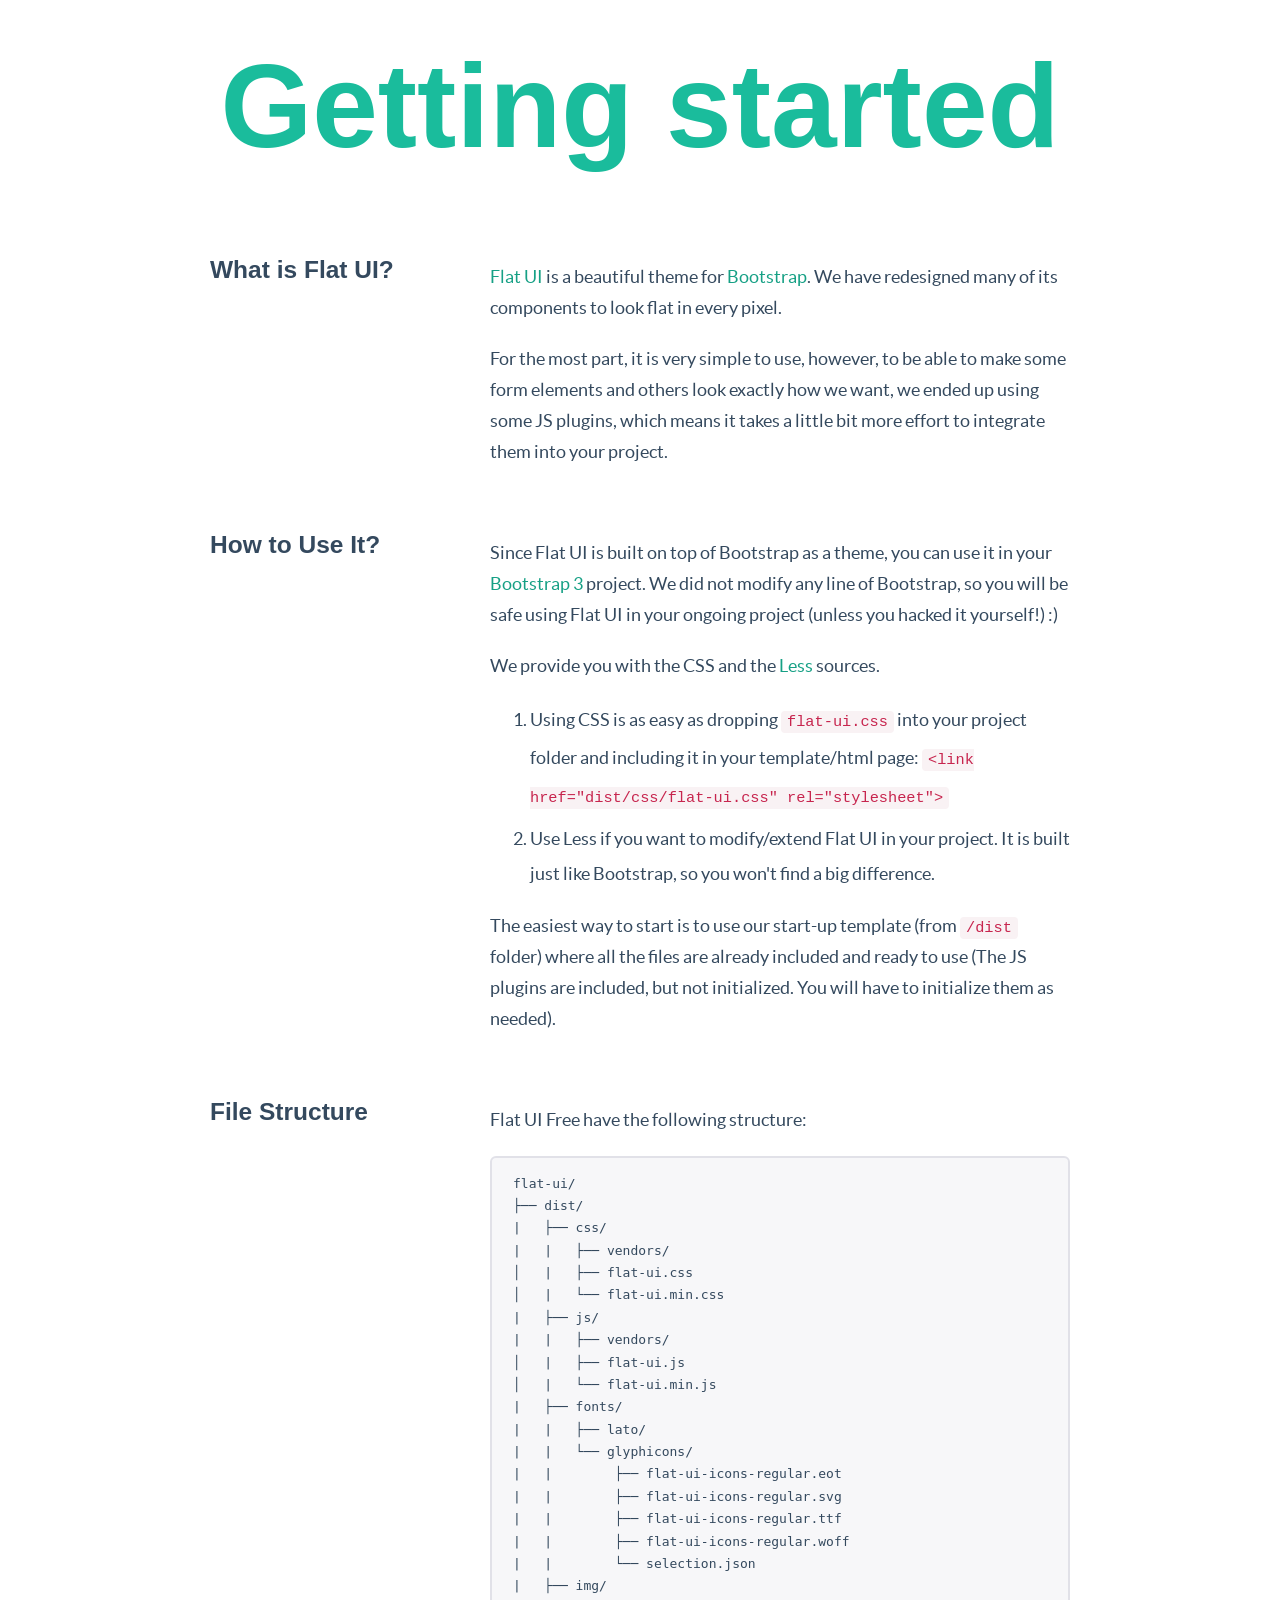
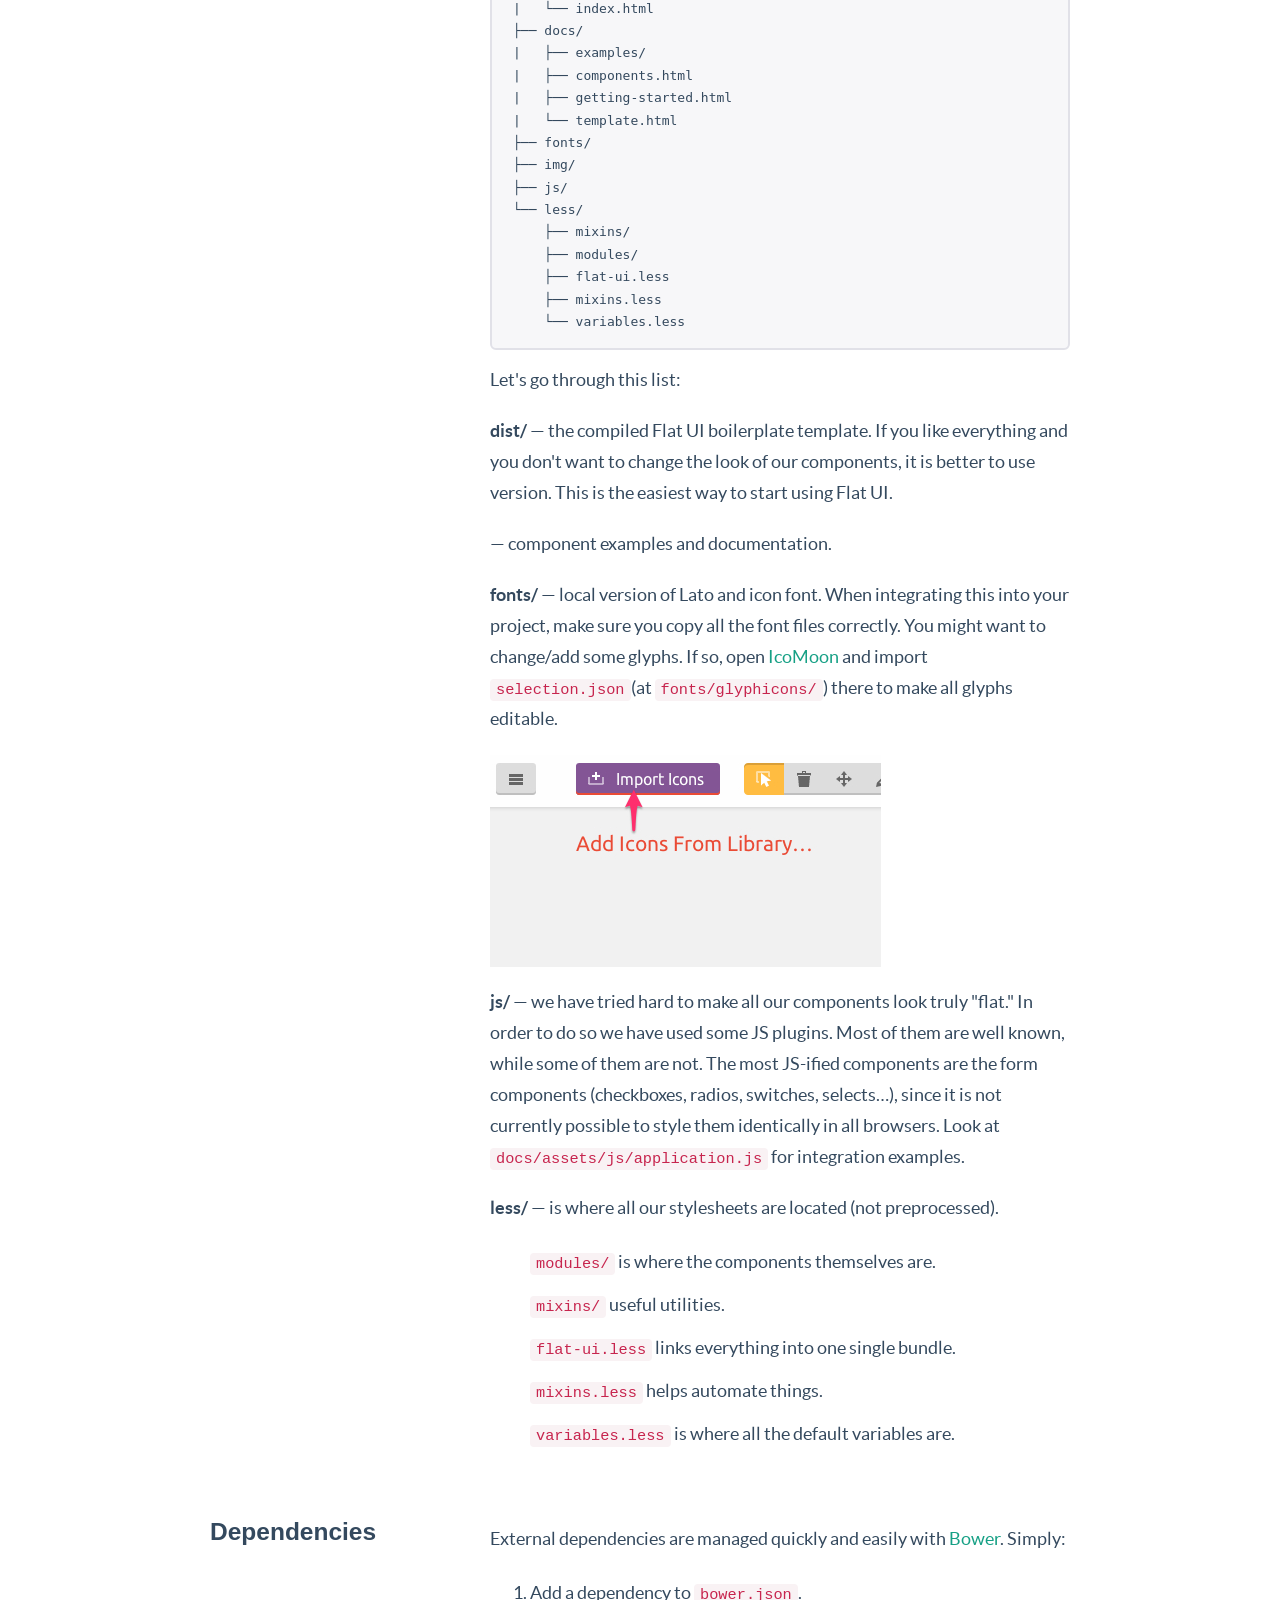
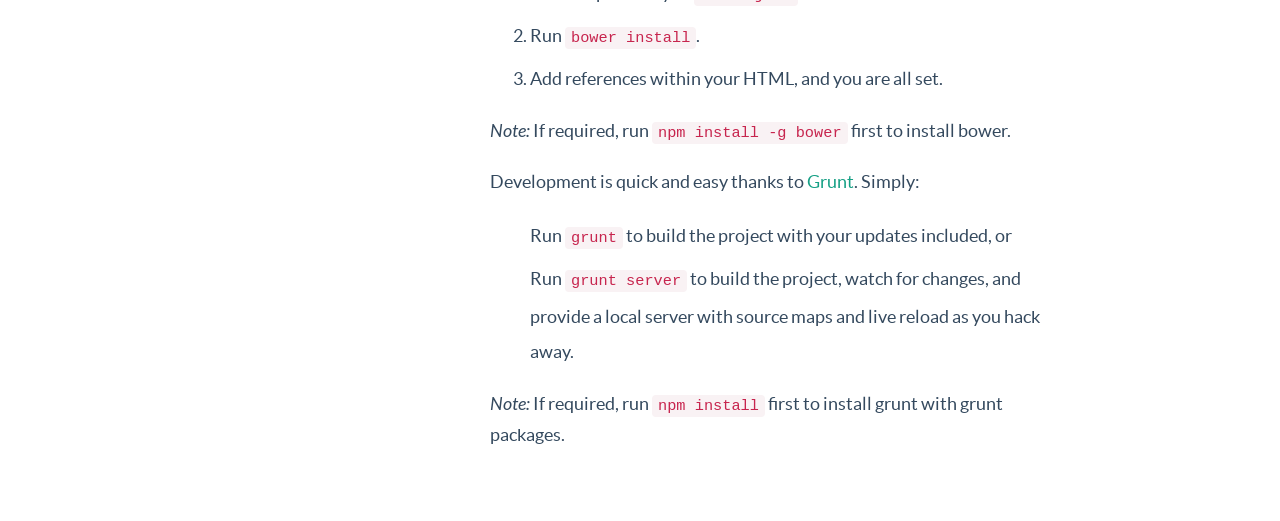
<file: docs/getting-started.html>
<!DOCTYPE html>
<html lang="en">
  <head>
    <meta charset="utf-8">
    <title>Getting started &middot; Flat UI Free</title>
    <meta name="viewport" content="width=device-width, initial-scale=1.0">

    <!-- Loading Bootstrap -->
    <link href="../dist/css/vendor/bootstrap.min.css" rel="stylesheet">

    <!-- Loading Flat UI -->
    <link href="../dist/css/flat-ui.css" rel="stylesheet">
    <link href="assets/css/docs.css" rel="stylesheet">

    <link rel="shortcut icon" href="../img/favicon.ico">

    <!-- HTML5 shim, for IE6-8 support of HTML5 elements. All other JS at the end of file. -->
    <!--[if lt IE 9]>
      <script src="../dist/js/vendor/html5shiv.js"></script>
      <script src="../dist/js/vendor/respond.min.js"></script>
    <![endif]-->
  </head>
  <body>
    <h1 class="demo-headline">Getting started</h1>
    <div class="container">
      <div class="demo-row">
        <div class="demo-title">
          <h3>What is Flat UI?</h3>
        </div>

        <div class="demo-content demo-content-article">
          <p>
            <a href="http://designmodo.com/flat" target="_blank">Flat UI</a>
            is a beautiful theme for <a href="http://getbootstrap.com" target="_blank">Bootstrap</a>.
            We have redesigned many of its components to look flat in every pixel.
          </p>
          <p>
            For the most part, it is very simple to use, however, to be able to make some form elements and others look exactly how we want, we ended up using some JS plugins, which means it takes a little bit more effort to integrate them into your project.
          </p>
        </div>
      </div><!-- /.demo-row -->

      <div class="demo-row">
        <div class="demo-title">
          <h3>How to Use It?</h3>
        </div>

        <div class="demo-content demo-content-article">
          <p>
            Since Flat UI is built on top of Bootstrap as a theme, you can use it in your <a href="http://getbootstrap.com/" target="_blank">Bootstrap 3</a> project.
            We did not modify any line of Bootstrap, so you will be safe using Flat UI in your ongoing project
            (unless you hacked it yourself!) :)
          </p>
          <p>
            We provide you with the CSS and the <a href="http://lesscss.org/" target="_blank">Less</a> sources.
          </p>
          <ol>
            <li>
              Using CSS is as easy as dropping <code>flat-ui.css</code> into your project folder and
              including it in your template/html page:
              <code>&lt;link href="dist/css/flat-ui.css" rel="stylesheet"&gt;</code>
            </li>
            <li>
              Use Less if you want to modify/extend Flat UI in your project. It is built just like Bootstrap, so
              you won't find a big difference.
            </li>
          </ol>
          <p>
            The easiest way to start is to use our start-up template (from <code>/dist</code> folder) where all the files are already included
            and ready to use (The JS plugins are included, but not initialized. You will have to initialize them as needed).
          </p>
        </div>
      </div><!-- /.demo-row -->

      <div class="demo-row">
        <div class="demo-title">
          <h3>File Structure</h3>
        </div>

        <div class="demo-content demo-content-article">
          <p>
            Flat UI Free have the following structure:
          </p>
<pre class="prettyprint">
flat-ui/
├── dist/
|   ├── css/
|   |   ├── vendors/
│   |   ├── flat-ui.css
│   |   └── flat-ui.min.css
|   ├── js/
|   |   ├── vendors/
│   |   ├── flat-ui.js
│   |   └── flat-ui.min.js
|   ├── fonts/
|   |   ├── lato/
|   |   └── glyphicons/
|   |        ├── flat-ui-icons-regular.eot
|   |        ├── flat-ui-icons-regular.svg
|   |        ├── flat-ui-icons-regular.ttf
|   |        ├── flat-ui-icons-regular.woff
|   |        └── selection.json
|   ├── img/
|   └── index.html
├── docs/
|   ├── examples/
|   ├── components.html
|   ├── getting-started.html
|   └── template.html
├── fonts/
├── img/
├── js/
└── less/
    ├── mixins/
    ├── modules/
    ├── flat-ui.less
    ├── mixins.less
    └── variables.less
</pre>
          <p>
            Let's go through this list:
          </p>

          <p>
            <strong>dist/</strong> &mdash; the compiled Flat UI boilerplate template. If you like everything and you don't want
            to change the look of our components, it is better to use version. This is the easiest
            way to start using Flat UI.
          </p>

          <p>
            <strong></strong> &mdash; component examples and documentation.
          </p>

          <p>
            <strong>fonts/</strong> &mdash; local version of Lato and icon font. When integrating this into your project, make sure you
            copy all the font files correctly. You might want to change/add some glyphs. If so, open
            <a href="http://icomoon.io/app">IcoMoon</a> and import <code>selection.json</code>(at <code>fonts/glyphicons/</code>)
            there to make all glyphs editable.
          </p>

          <p>
            <img src="assets/img/getting-started/icomoon_import.jpg" alt="" />
          </p>

          <p>
            <strong>js/</strong> &mdash; we have tried hard to make all our components look truly "flat." In order to do
            so we have used some JS plugins. Most of them are well known, while some of them are not. The most JS-ified
            components are the form components (checkboxes, radios, switches, selects…), since it is not currently possible
            to style them identically in all browsers. Look at <code>docs/assets/js/application.js</code> for integration
            examples.
          </p>

          <p>
            <strong>less/</strong> &mdash; is where all our stylesheets are located (not preprocessed).
          </p>

          <ul>
            <li>
              <code>modules/</code> is where the components themselves are.
            </li>
            <li>
              <code>mixins/</code> useful utilities.
            </li>
            <li>
              <code>flat-ui.less</code> links everything into one single bundle.
            </li>
            <li>
              <code>mixins.less</code> helps automate things.
            </li>
            <li>
              <code>variables.less</code> is where all the default variables are.
            </li>
          </ul>

        </div>
      </div><!-- /.demo-row -->

      <div class="demo-row">
        <div class="demo-title">
          <h3>Dependencies</h3>
        </div>

        <div class="demo-content demo-content-article">
          <p>
            External dependencies are managed quickly and easily with <a href="http://bower.io">Bower</a>. Simply:
          </p>
          <ol>
            <li>
              Add a dependency to <code>bower.json</code>.
            </li>
            <li>
              Run <code>bower install</code>.
            </li>
            <li>
              Add references within your HTML, and you are all set.
            </li>
          </ol>
          <p>
            <em>Note:</em> If required, run <code>npm install -g bower</code> first to install bower.
          </p>
          <p>
            Development is quick and easy thanks to <a href="http://gruntjs.com/">Grunt</a>. Simply:
          </p>
          <ul>
            <li>
              Run <code>grunt</code> to build the project with your updates included, or
            </li>
            <li>
              Run <code>grunt server</code> to build the project, watch for changes, and provide a local server with source maps and live reload as you hack away.
            </li>
          </ul>
          <p>
            <em>Note:</em> If required, run <code>npm install</code> first to install grunt with grunt packages.
          </p>
        </div>
      </div><!-- /.demo-row -->

    </div><!-- /.container -->
  </body>
</html>
</file>
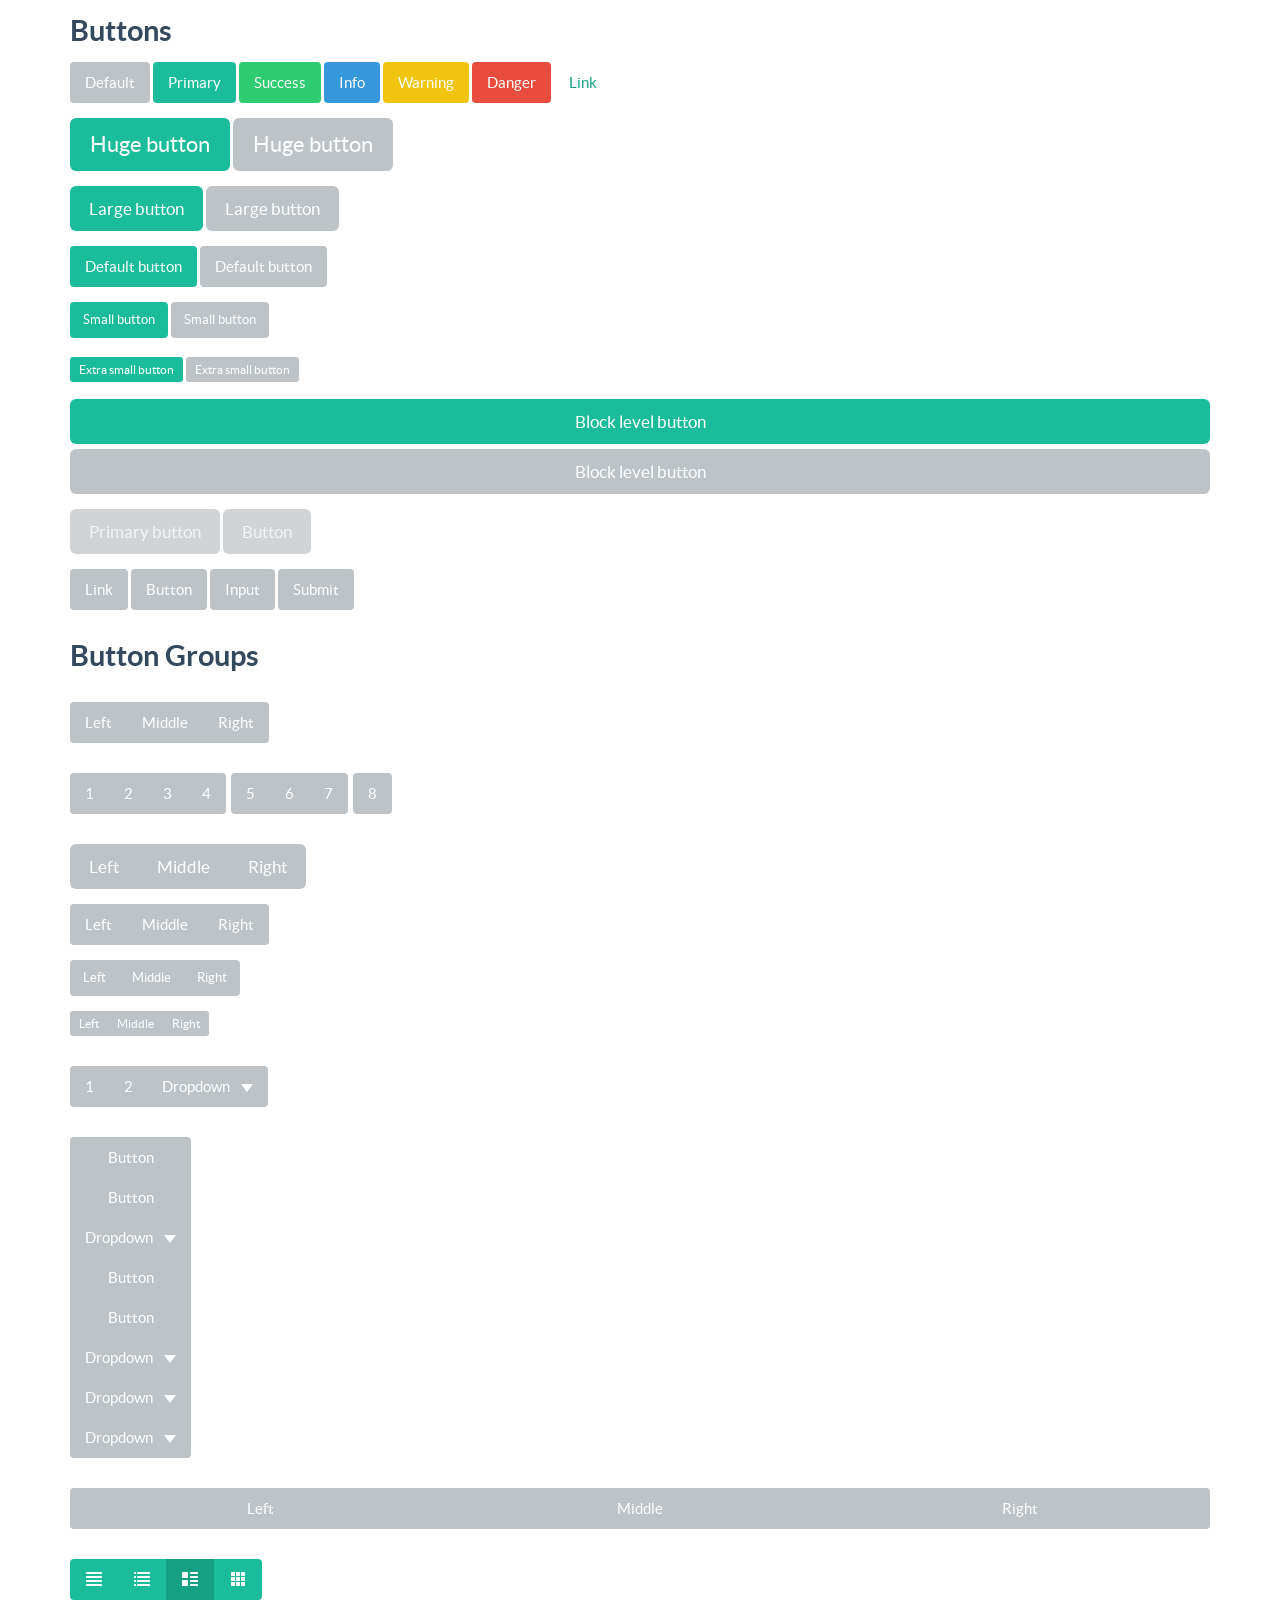
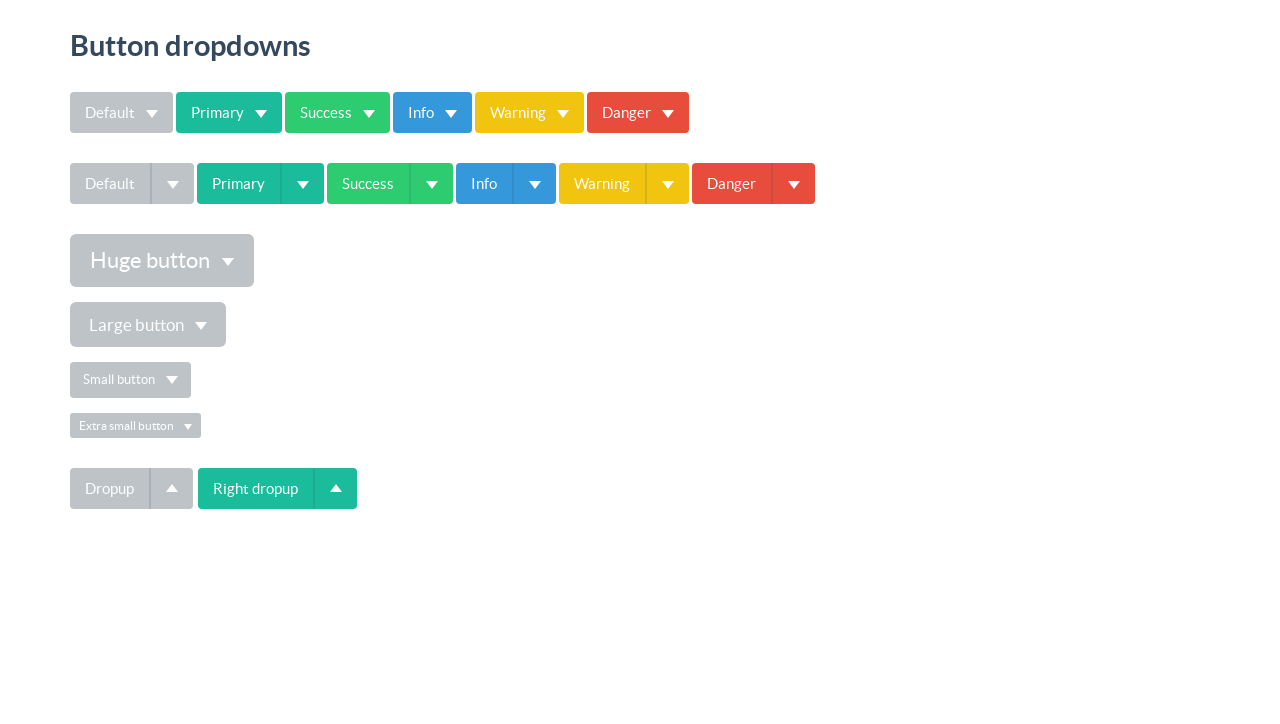
<file: docs/examples/buttons.html>
<!DOCTYPE html>
<html lang="en">
  <head>
    <meta charset="utf-8">
    <title>Flat UI Free</title>
    <meta name="viewport" content="width=device-width, initial-scale=1.0">

    <!-- Loading Bootstrap -->
    <link href="../../dist/css/vendor/bootstrap.min.css" rel="stylesheet">

    <!-- Loading Flat UI -->
    <link href="../../dist/css/flat-ui.css" rel="stylesheet">

    <link rel="shortcut icon" href="../../dist/img/favicon.ico">

    <!-- HTML5 shim, for IE6-8 support of HTML5 elements. All other JS at the end of file. -->
    <!--[if lt IE 9]>
      <script src="../../dist/js/vendor/html5shiv.js"></script>
      <script src="../../dist/js/vendor/respond.min.js"></script>
    <![endif]-->
  </head>
  <body>

    <style>
      body {
        padding-bottom: 200px;
      }
    </style>

    <div class="container">
      <h4>Buttons</h4>
      <div class="row">
        <div class="col-md-12">
          <p>
            <!-- Standard gray button with gradient -->
            <button type="button" class="btn btn-default">Default</button>

            <!-- Provides extra visual weight and identifies the primary action in a set of buttons -->
            <button type="button" class="btn btn-primary">Primary</button>

            <!-- Indicates a successful or positive action -->
            <button type="button" class="btn btn-success">Success</button>

            <!-- Contextual button for informational alert messages -->
            <button type="button" class="btn btn-info">Info</button>

            <!-- Indicates caution should be taken with this action -->
            <button type="button" class="btn btn-warning">Warning</button>

            <!-- Indicates a dangerous or potentially negative action -->
            <button type="button" class="btn btn-danger">Danger</button>

            <!-- Deemphasize a button by making it look like a link while maintaining button behavior -->
            <button type="button" class="btn btn-link">Link</button>
          </p>
        </div>
      </div>
      <div class="row">
        <div class="col-md-12">
          <p>
            <button type="button" class="btn btn-primary btn-hg">Huge button</button>
            <button type="button" class="btn btn-default btn-hg">Huge button</button>
          </p>
          <p>
            <button type="button" class="btn btn-primary btn-lg">Large button</button>
            <button type="button" class="btn btn-default btn-lg">Large button</button>
          </p>
          <p>
            <button type="button" class="btn btn-primary">Default button</button>
            <button type="button" class="btn btn-default">Default button</button>
          </p>
          <p>
            <button type="button" class="btn btn-primary btn-sm">Small button</button>
            <button type="button" class="btn btn-default btn-sm">Small button</button>
          </p>
          <p>
            <button type="button" class="btn btn-primary btn-xs">Extra small button</button>
            <button type="button" class="btn btn-default btn-xs">Extra small button</button>
          </p>
        </div>
      </div>
      <div class="row">
        <div class="col-md-12">
          <p>
            <button type="button" class="btn btn-primary btn-lg btn-block">Block level button</button>
            <button type="button" class="btn btn-default btn-lg btn-block">Block level button</button>
          </p>
        </div>
      </div>
      <div class="row">
        <div class="col-md-12">
          <p>
            <button type="button" class="btn btn-lg btn-primary" disabled="disabled">Primary button</button>
            <button type="button" class="btn btn-default btn-lg" disabled="disabled">Button</button>
          </p>
        </div>
      </div>
      <div class="row">
        <div class="col-md-12">
          <p>
            <a class="btn btn-default" href="#">Link</a>
            <button class="btn btn-default" type="submit">Button</button>
            <input class="btn btn-default" type="button" value="Input">
            <input class="btn btn-default" type="submit" value="Submit">
          </p>
        </div>
      </div>
      <h4>Button Groups</h4>
      <div class="row">
        <div class="col-md-12">
          <p>
            <div class="btn-group">
              <button type="button" class="btn btn-default">Left</button>
              <button type="button" class="btn btn-default">Middle</button>
              <button type="button" class="btn btn-default">Right</button>
            </div>
          </p>
        </div>
      </div>
      <div class="row">
        <div class="col-md-12">
          <p>
            <div class="btn-toolbar">
              <div class="btn-group">
                <button class="btn btn-default" type="button">1</button>
                <button class="btn btn-default" type="button">2</button>
                <button class="btn btn-default" type="button">3</button>
                <button class="btn btn-default" type="button">4</button>
              </div>
              <div class="btn-group">
                <button class="btn btn-default" type="button">5</button>
                <button class="btn btn-default" type="button">6</button>
                <button class="btn btn-default" type="button">7</button>
              </div>
              <div class="btn-group">
                <button class="btn btn-default" type="button">8</button>
              </div>
            </div>
          </p>
        </div>
      </div>
      <div class="row">
        <div class="col-md-12">
          <p>
            <div class="btn-toolbar">
              <div class="btn-group btn-group-lg">
                <button class="btn btn-default" type="button">Left</button>
                <button class="btn btn-default" type="button">Middle</button>
                <button class="btn btn-default" type="button">Right</button>
              </div>
            </div>
          </p>
          <p>
            <div class="btn-toolbar">
              <div class="btn-group">
                <button class="btn btn-default" type="button">Left</button>
                <button class="btn btn-default" type="button">Middle</button>
                <button class="btn btn-default" type="button">Right</button>
              </div>
            </div>
          </p>
          <p>
            <div class="btn-toolbar">
              <div class="btn-group btn-group-sm">
                <button class="btn btn-default" type="button">Left</button>
                <button class="btn btn-default" type="button">Middle</button>
                <button class="btn btn-default" type="button">Right</button>
              </div>
            </div>
          </p>
          <p>
            <div class="btn-toolbar">
              <div class="btn-group btn-group-xs">
                <button class="btn btn-default" type="button">Left</button>
                <button class="btn btn-default" type="button">Middle</button>
                <button class="btn btn-default" type="button">Right</button>
              </div>
            </div>
          </p>
        </div>
      </div>
      <div class="row">
        <div class="col-md-12">
          <p>
            <div class="btn-group">
              <button class="btn btn-default" type="button">1</button>
              <button class="btn btn-default" type="button">2</button>

              <div class="btn-group">
                <button data-toggle="dropdown" class="btn btn-default dropdown-toggle" type="button" id="btnGroupDrop1">
                  Dropdown
                  <span class="caret"></span>
                </button>
                <ul aria-labelledby="btnGroupDrop1" role="menu" class="dropdown-menu">
                  <li><a href="#">Dropdown link</a></li>
                  <li><a href="#">Dropdown link</a></li>
                </ul>
              </div>
            </div>
          </p>
        </div>
      </div>
      <div class="row">
        <div class="col-md-12">
          <p>
            <div class="btn-group-vertical">
              <button class="btn btn-default" type="button">Button</button>
              <button class="btn btn-default" type="button">Button</button>
              <div class="btn-group">
                <button data-toggle="dropdown" class="btn btn-default dropdown-toggle" type="button" id="btnGroupVerticalDrop1">
                  Dropdown
                  <span class="caret"></span>
                </button>
                <ul aria-labelledby="btnGroupVerticalDrop1" role="menu" class="dropdown-menu">
                  <li><a href="#">Dropdown link</a></li>
                  <li><a href="#">Dropdown link</a></li>
                </ul>
              </div>
              <button class="btn btn-default" type="button">Button</button>
              <button class="btn btn-default" type="button">Button</button>
              <div class="btn-group">
                <button data-toggle="dropdown" class="btn btn-default dropdown-toggle" type="button" id="btnGroupVerticalDrop2">
                  Dropdown
                  <span class="caret"></span>
                </button>
                <ul aria-labelledby="btnGroupVerticalDrop2" role="menu" class="dropdown-menu">
                  <li><a href="#">Dropdown link</a></li>
                  <li><a href="#">Dropdown link</a></li>
                </ul>
              </div>
              <div class="btn-group">
                <button data-toggle="dropdown" class="btn btn-default dropdown-toggle" type="button" id="btnGroupVerticalDrop3">
                  Dropdown
                  <span class="caret"></span>
                </button>
                <ul aria-labelledby="btnGroupVerticalDrop3" role="menu" class="dropdown-menu">
                  <li><a href="#">Dropdown link</a></li>
                  <li><a href="#">Dropdown link</a></li>
                </ul>
              </div>
              <div class="btn-group">
                <button data-toggle="dropdown" class="btn btn-default dropdown-toggle" type="button" id="btnGroupVerticalDrop4">
                  Dropdown
                  <span class="caret"></span>
                </button>
                <ul aria-labelledby="btnGroupVerticalDrop4" role="menu" class="dropdown-menu">
                  <li><a href="#">Dropdown link</a></li>
                  <li><a href="#">Dropdown link</a></li>
                </ul>
              </div>
            </div>
          </p>
        </div>
      </div>
      <div class="row">
        <div class="col-md-12">
          <p>
            <div class="btn-group btn-group-justified">
              <a class="btn btn-default" href="#">Left</a>
              <a class="btn btn-default" href="#">Middle</a>
              <a class="btn btn-default" href="#">Right</a>
            </div>
          </p>
        </div>
      </div>
      <div class="row">
        <div class="col-md-12">
          <p>
            <div class="btn-toolbar">
              <div class="btn-group">
                <a href="#fakelink" class="btn btn-primary"><i class="fui-list-columned"></i></a>
                <a href="#fakelink" class="btn btn-primary"><i class="fui-list-numbered"></i></a>
                <a href="#fakelink" class="btn btn-primary active"><i class="fui-list-thumbnailed"></i></a>
                <a href="#fakelink" class="btn btn-primary"><i class="fui-list-small-thumbnails"></i></a>
              </div>
            </div>
          </p>
        </div>
      </div>
      <h4>Button dropdowns</h4>
      <div class="row">
        <div class="col-md-12">
          <p>
            <div class="btn-group">
              <button data-toggle="dropdown" class="btn btn-default dropdown-toggle" type="button">Default <span class="caret"></span></button>
              <ul role="menu" class="dropdown-menu">
                <li><a href="#">Action</a></li>
                <li><a href="#">Another action</a></li>
                <li><a href="#">Something else here</a></li>
                <li class="divider"></li>
                <li><a href="#">Separated link</a></li>
              </ul>
            </div><!-- /btn-group -->
            <div class="btn-group">
              <button data-toggle="dropdown" class="btn btn-primary dropdown-toggle" type="button">Primary <span class="caret"></span></button>
              <ul role="menu" class="dropdown-menu">
                <li><a href="#">Action</a></li>
                <li><a href="#">Another action</a></li>
                <li><a href="#">Something else here</a></li>
                <li class="divider"></li>
                <li><a href="#">Separated link</a></li>
              </ul>
            </div><!-- /btn-group -->
            <div class="btn-group">
              <button data-toggle="dropdown" class="btn btn-success dropdown-toggle" type="button">Success <span class="caret"></span></button>
              <ul role="menu" class="dropdown-menu">
                <li><a href="#">Action</a></li>
                <li><a href="#">Another action</a></li>
                <li><a href="#">Something else here</a></li>
                <li class="divider"></li>
                <li><a href="#">Separated link</a></li>
              </ul>
            </div><!-- /btn-group -->
            <div class="btn-group">
              <button data-toggle="dropdown" class="btn btn-info dropdown-toggle" type="button">Info <span class="caret"></span></button>
              <ul role="menu" class="dropdown-menu">
                <li><a href="#">Action</a></li>
                <li><a href="#">Another action</a></li>
                <li><a href="#">Something else here</a></li>
                <li class="divider"></li>
                <li><a href="#">Separated link</a></li>
              </ul>
            </div><!-- /btn-group -->
            <div class="btn-group">
              <button data-toggle="dropdown" class="btn btn-warning dropdown-toggle" type="button">Warning <span class="caret"></span></button>
              <ul role="menu" class="dropdown-menu">
                <li><a href="#">Action</a></li>
                <li><a href="#">Another action</a></li>
                <li><a href="#">Something else here</a></li>
                <li class="divider"></li>
                <li><a href="#">Separated link</a></li>
              </ul>
            </div><!-- /btn-group -->
            <div class="btn-group">
              <button data-toggle="dropdown" class="btn btn-danger dropdown-toggle" type="button">Danger <span class="caret"></span></button>
              <ul role="menu" class="dropdown-menu">
                <li><a href="#">Action</a></li>
                <li><a href="#">Another action</a></li>
                <li><a href="#">Something else here</a></li>
                <li class="divider"></li>
                <li><a href="#">Separated link</a></li>
              </ul>
            </div><!-- /btn-group -->
          </p>
        </div>
      </div>
      <div class="row">
        <div class="col-md-12">
          <p>
            <div class="btn-group">
              <button class="btn btn-default" type="button">Default</button>
              <button data-toggle="dropdown" class="btn btn-default dropdown-toggle" type="button"><span class="caret"></span></button>
              <ul role="menu" class="dropdown-menu">
                <li><a href="#">Action</a></li>
                <li><a href="#">Another action</a></li>
                <li><a href="#">Something else here</a></li>
                <li class="divider"></li>
                <li><a href="#">Separated link</a></li>
              </ul>
            </div><!-- /btn-group -->
            <div class="btn-group">
              <button class="btn btn-primary" type="button">Primary</button>
              <button data-toggle="dropdown" class="btn btn-primary dropdown-toggle" type="button"><span class="caret"></span></button>
              <ul role="menu" class="dropdown-menu">
                <li><a href="#">Action</a></li>
                <li><a href="#">Another action</a></li>
                <li><a href="#">Something else here</a></li>
                <li class="divider"></li>
                <li><a href="#">Separated link</a></li>
              </ul>
            </div><!-- /btn-group -->
            <div class="btn-group">
              <button class="btn btn-success" type="button">Success</button>
              <button data-toggle="dropdown" class="btn btn-success dropdown-toggle" type="button"><span class="caret"></span></button>
              <ul role="menu" class="dropdown-menu">
                <li><a href="#">Action</a></li>
                <li><a href="#">Another action</a></li>
                <li><a href="#">Something else here</a></li>
                <li class="divider"></li>
                <li><a href="#">Separated link</a></li>
              </ul>
            </div><!-- /btn-group -->
            <div class="btn-group">
              <button class="btn btn-info" type="button">Info</button>
              <button data-toggle="dropdown" class="btn btn-info dropdown-toggle" type="button"><span class="caret"></span></button>
              <ul role="menu" class="dropdown-menu">
                <li><a href="#">Action</a></li>
                <li><a href="#">Another action</a></li>
                <li><a href="#">Something else here</a></li>
                <li class="divider"></li>
                <li><a href="#">Separated link</a></li>
              </ul>
            </div><!-- /btn-group -->
            <div class="btn-group">
              <button class="btn btn-warning" type="button">Warning</button>
              <button data-toggle="dropdown" class="btn btn-warning dropdown-toggle" type="button"><span class="caret"></span></button>
              <ul role="menu" class="dropdown-menu">
                <li><a href="#">Action</a></li>
                <li><a href="#">Another action</a></li>
                <li><a href="#">Something else here</a></li>
                <li class="divider"></li>
                <li><a href="#">Separated link</a></li>
              </ul>
            </div><!-- /btn-group -->
            <div class="btn-group">
              <button class="btn btn-danger" type="button">Danger</button>
              <button data-toggle="dropdown" class="btn btn-danger dropdown-toggle" type="button"><span class="caret"></span></button>
              <ul role="menu" class="dropdown-menu">
                <li><a href="#">Action</a></li>
                <li><a href="#">Another action</a></li>
                <li><a href="#">Something else here</a></li>
                <li class="divider"></li>
                <li><a href="#">Separated link</a></li>
              </ul>
            </div><!-- /btn-group -->
          </p>
        </div>
      </div>
      <div class="row">
        <div class="col-md-12">
          <p>
            <div class="btn-toolbar">
              <div class="btn-group">
                <button data-toggle="dropdown" type="button" class="btn btn-default btn-hg dropdown-toggle">
                  Huge button <span class="caret"></span>
                </button>
                <ul role="menu" class="dropdown-menu">
                  <li><a href="#">Action</a></li>
                  <li><a href="#">Another action</a></li>
                  <li><a href="#">Something else here</a></li>
                  <li class="divider"></li>
                  <li><a href="#">Separated link</a></li>
                </ul>
              </div><!-- /btn-group -->
            </div><!-- /btn-toolbar -->
          </p>
          <p>
            <div class="btn-toolbar">
              <div class="btn-group">
                <button data-toggle="dropdown" type="button" class="btn btn-default btn-lg dropdown-toggle">
                  Large button <span class="caret"></span>
                </button>
                <ul role="menu" class="dropdown-menu">
                  <li><a href="#">Action</a></li>
                  <li><a href="#">Another action</a></li>
                  <li><a href="#">Something else here</a></li>
                  <li class="divider"></li>
                  <li><a href="#">Separated link</a></li>
                </ul>
              </div><!-- /btn-group -->
            </div><!-- /btn-toolbar -->
          </p>
          <p>
            <div class="btn-toolbar">
              <div class="btn-group">
                <button data-toggle="dropdown" type="button" class="btn btn-default btn-sm dropdown-toggle">
                  Small button <span class="caret"></span>
                </button>
                <ul role="menu" class="dropdown-menu">
                  <li><a href="#">Action</a></li>
                  <li><a href="#">Another action</a></li>
                  <li><a href="#">Something else here</a></li>
                  <li class="divider"></li>
                  <li><a href="#">Separated link</a></li>
                </ul>
              </div><!-- /btn-group -->
            </div><!-- /btn-toolbar -->
          </p>
          <p>
            <div class="btn-toolbar">
              <div class="btn-group">
                <button data-toggle="dropdown" type="button" class="btn btn-default btn-xs dropdown-toggle">
                  Extra small button <span class="caret"></span>
                </button>
                <ul role="menu" class="dropdown-menu">
                  <li><a href="#">Action</a></li>
                  <li><a href="#">Another action</a></li>
                  <li><a href="#">Something else here</a></li>
                  <li class="divider"></li>
                  <li><a href="#">Separated link</a></li>
                </ul>
              </div><!-- /btn-group -->
            </div><!-- /btn-toolbar -->
          </p>
        </div>
      </div>
      <div class="row">
        <div class="col-md-12">
          <p>
            <div class="btn-toolbar">
              <div class="btn-group dropup">
                <button class="btn btn-default" type="button">Dropup</button>
                <button data-toggle="dropdown" class="btn btn-default dropdown-toggle" type="button"><span class="caret"></span></button>
                <ul role="menu" class="dropdown-menu">
                  <li><a href="#">Action</a></li>
                  <li><a href="#">Another action</a></li>
                  <li><a href="#">Something else here</a></li>
                  <li class="divider"></li>
                  <li><a href="#">Separated link</a></li>
                </ul>
              </div><!-- /btn-group -->
              <div class="btn-group dropup">
                <button class="btn btn-primary" type="button">Right dropup</button>
                <button data-toggle="dropdown" class="btn btn-primary dropdown-toggle" type="button"><span class="caret"></span></button>
                <ul role="menu" class="dropdown-menu pull-right">
                  <li><a href="#">Action</a></li>
                  <li><a href="#">Another action</a></li>
                  <li><a href="#">Something else here</a></li>
                  <li class="divider"></li>
                  <li><a href="#">Separated link</a></li>
                </ul>
              </div><!-- /btn-group -->
            </div>
          </p>
        </div>
      </div>
    </div>
    <!-- /.container -->

  </body>
</html>
</file>
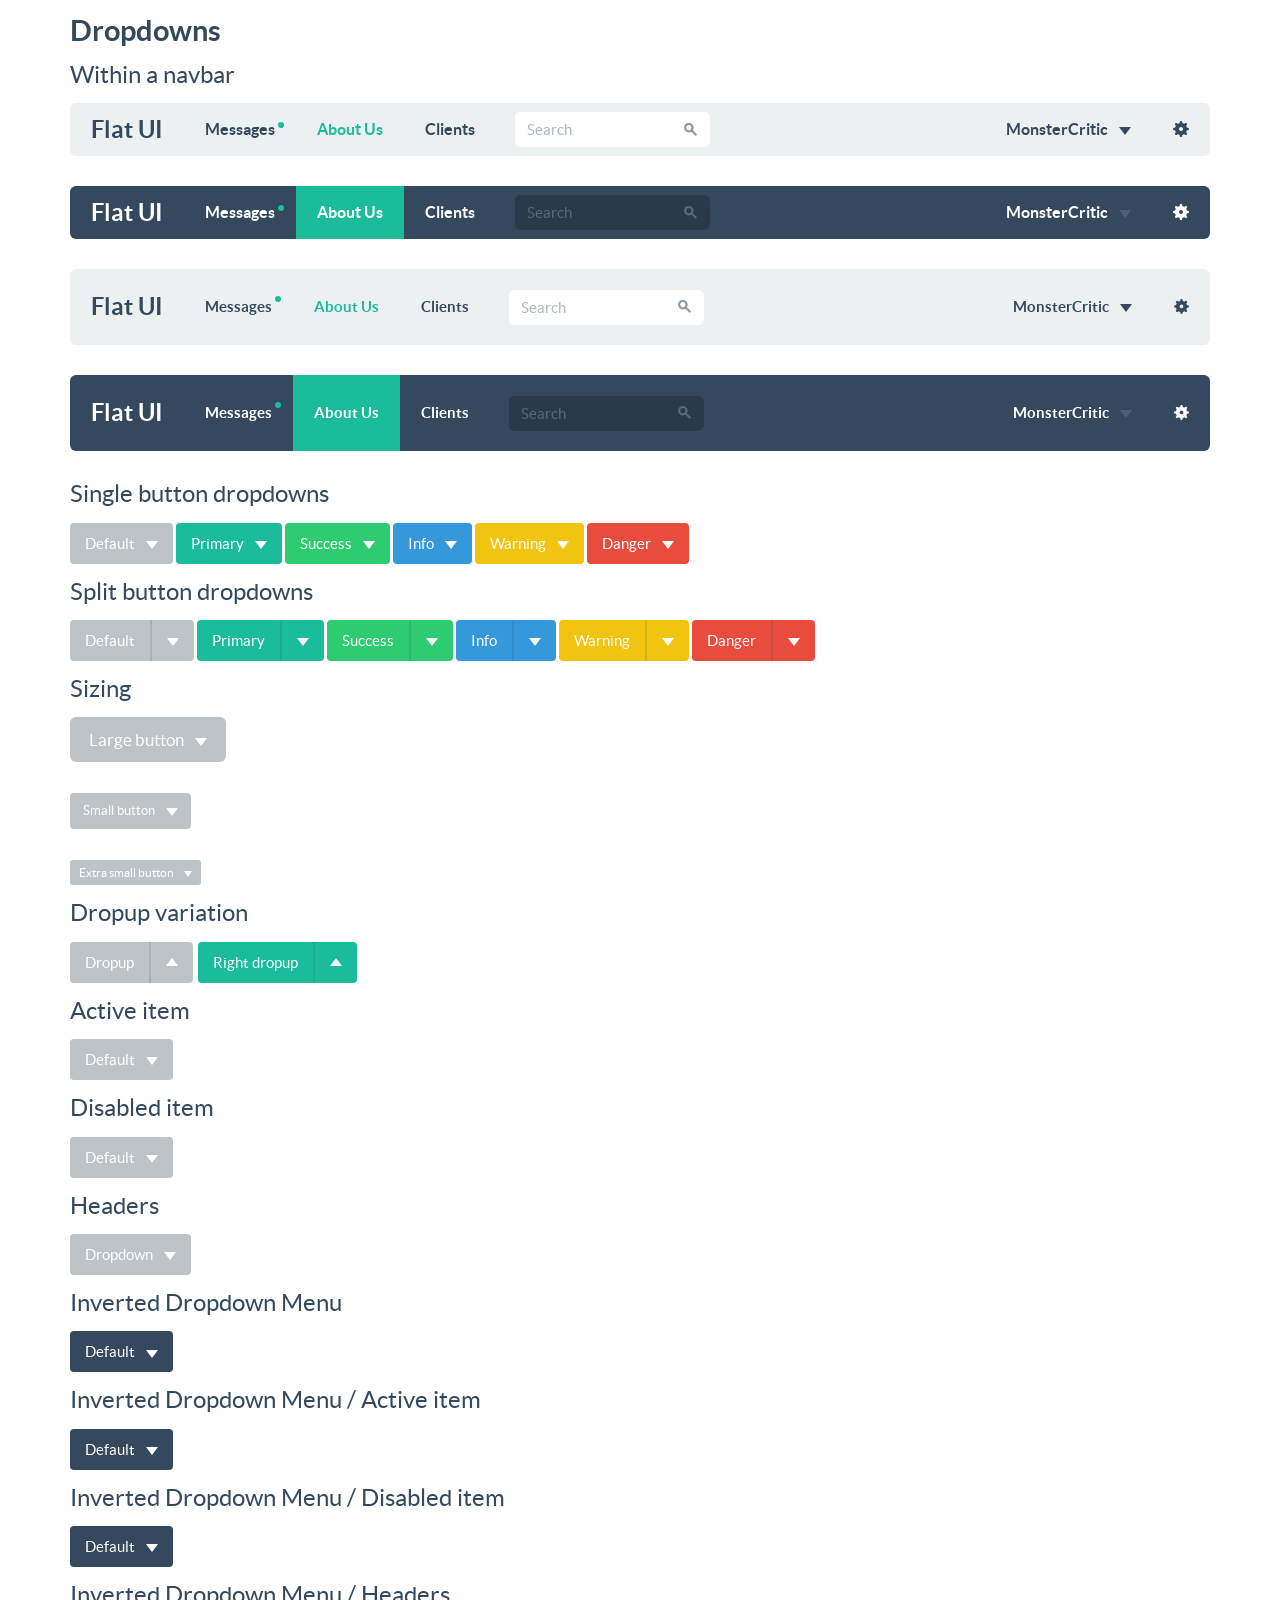
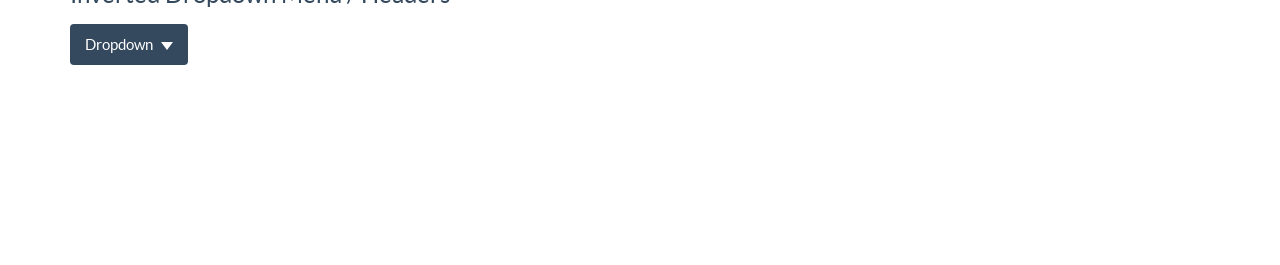
<file: docs/examples/dropdowns.html>
<!DOCTYPE html>
<html lang="en">
  <head>
    <meta charset="utf-8">
    <title>Flat UI Free</title>
    <meta name="viewport" content="width=device-width, initial-scale=1.0">

    <!-- Loading Bootstrap -->
    <link href="../../dist/css/vendor/bootstrap.min.css" rel="stylesheet">

    <!-- Loading Flat UI -->
    <link href="../../dist/css/flat-ui.css" rel="stylesheet">

    <link rel="shortcut icon" href="../../dist/img/favicon.ico">

    <!-- HTML5 shim, for IE6-8 support of HTML5 elements. All other JS at the end of file. -->
    <!--[if lt IE 9]>
      <script src="../../dist/js/vendor/html5shiv.js"></script>
      <script src="../../dist/js/vendor/respond.min.js"></script>
    <![endif]-->
  </head>
  <body>

    <style>
      body {
        padding-bottom: 200px;
      }
    </style>

    <div class="container">

      <h4>Dropdowns</h4>

      <h6>Within a navbar</h6>

      <nav class="navbar navbar-default" role="navigation">
        <!-- Brand and toggle get grouped for better mobile display -->
        <div class="navbar-header">
          <button type="button" class="navbar-toggle" data-toggle="collapse" data-target="#bs-example-navbar-collapse-1">
            <span class="sr-only">Toggle navigation</span>
          </button>
          <a class="navbar-brand" href="#">Flat UI</a>
        </div>

        <!-- Collect the nav links, forms, and other content for toggling -->
        <div class="collapse navbar-collapse" id="bs-example-navbar-collapse-1">
          <ul class="nav navbar-nav">
            <li><a href="#">Messages<span class="navbar-unread">1</span></a></li>
            <li class="active"><a href="#">About Us</a></li>
            <li><a href="#">Clients</a></li>
           </ul>
          <form class="navbar-form navbar-left" action="#" role="search">
            <div class="form-group">
              <div class="input-group">
                <input class="form-control" id="navbarInput-01" type="search" placeholder="Search">
                <span class="input-group-btn">
                  <button type="submit" class="btn"><span class="fui-search"></span></button>
                </span>
              </div>
            </div>
          </form>
          <ul class="nav navbar-nav navbar-right">
            <li class="dropdown">
              <a href="#" class="dropdown-toggle" data-toggle="dropdown">MonsterCritic <b class="caret"></b></a>
              <ul class="dropdown-menu">
                <li><a href="#">Action</a></li>
                <li><a href="#">Another action</a></li>
                <li><a href="#">Something else here</a></li>
                <li class="divider"></li>
                <li><a href="#">Separated link</a></li>
              </ul>
            </li>
            <li><a href="#"><span class="visible-sm visible-xs">Settings<span class="fui-gear"></span></span><span class="visible-md visible-lg"><span class="fui-gear"></span></span></a></li>
          </ul>
        </div><!-- /.navbar-collapse -->
      </nav>

      <nav class="navbar navbar-inverse" role="navigation">
        <!-- Brand and toggle get grouped for better mobile display -->
        <div class="navbar-header">
          <button type="button" class="navbar-toggle" data-toggle="collapse" data-target="#bs-example-navbar-collapse-1">
            <span class="sr-only">Toggle navigation</span>
          </button>
          <a class="navbar-brand" href="#">Flat UI</a>
        </div>

        <!-- Collect the nav links, forms, and other content for toggling -->
        <div class="collapse navbar-collapse" id="bs-example-navbar-collapse-1">
          <ul class="nav navbar-nav">
            <li><a href="#">Messages<span class="navbar-unread">1</span></a></li>
            <li class="active"><a href="#">About Us</a></li>
            <li><a href="#">Clients</a></li>
           </ul>
          <form class="navbar-form navbar-left" action="#" role="search">
            <div class="form-group">
              <div class="input-group">
                <input class="form-control" id="navbarInput-01" type="search" placeholder="Search">
                <span class="input-group-btn">
                  <button type="submit" class="btn"><span class="fui-search"></span></button>
                </span>
              </div>
            </div>
          </form>
          <ul class="nav navbar-nav navbar-right">
            <li class="dropdown">
              <a href="#" class="dropdown-toggle" data-toggle="dropdown">MonsterCritic <b class="caret"></b></a>
              <ul class="dropdown-menu">
                <li><a href="#">Action</a></li>
                <li><a href="#">Another action</a></li>
                <li><a href="#">Something else here</a></li>
                <li class="divider"></li>
                <li><a href="#">Separated link</a></li>
              </ul>
            </li>
            <li><a href="#"><span class="visible-sm visible-xs">Settings<span class="fui-gear"></span></span><span class="visible-md visible-lg"><span class="fui-gear"></span></span></a></li>
          </ul>
        </div><!-- /.navbar-collapse -->
      </nav>

      <nav class="navbar navbar-default navbar-lg" role="navigation">
        <!-- Brand and toggle get grouped for better mobile display -->
        <div class="navbar-header">
          <button type="button" class="navbar-toggle" data-toggle="collapse" data-target="#bs-example-navbar-collapse-1">
            <span class="sr-only">Toggle navigation</span>
          </button>
          <a class="navbar-brand" href="#">Flat UI</a>
        </div>

        <!-- Collect the nav links, forms, and other content for toggling -->
        <div class="collapse navbar-collapse" id="bs-example-navbar-collapse-1">
          <ul class="nav navbar-nav">
            <li><a href="#">Messages<span class="navbar-unread">1</span></a></li>
            <li class="active"><a href="#">About Us</a></li>
            <li><a href="#">Clients</a></li>
           </ul>
          <form class="navbar-form navbar-left" action="#" role="search">
            <div class="form-group">
              <div class="input-group">
                <input class="form-control" id="navbarInput-01" type="search" placeholder="Search">
                <span class="input-group-btn">
                  <button type="submit" class="btn"><span class="fui-search"></span></button>
                </span>
              </div>
            </div>
          </form>
          <ul class="nav navbar-nav navbar-right">
            <li class="dropdown">
              <a href="#" class="dropdown-toggle" data-toggle="dropdown">MonsterCritic <b class="caret"></b></a>
              <ul class="dropdown-menu">
                <li><a href="#">Action</a></li>
                <li><a href="#">Another action</a></li>
                <li><a href="#">Something else here</a></li>
                <li class="divider"></li>
                <li><a href="#">Separated link</a></li>
              </ul>
            </li>
            <li><a href="#"><span class="visible-sm visible-xs">Settings<span class="fui-gear"></span></span><span class="visible-md visible-lg"><span class="fui-gear"></span></span></a></li>
          </ul>
        </div><!-- /.navbar-collapse -->
      </nav>

      <nav class="navbar navbar-inverse navbar-lg" role="navigation">
        <!-- Brand and toggle get grouped for better mobile display -->
        <div class="navbar-header">
          <button type="button" class="navbar-toggle" data-toggle="collapse" data-target="#bs-example-navbar-collapse-1">
            <span class="sr-only">Toggle navigation</span>
          </button>
          <a class="navbar-brand" href="#">Flat UI</a>
        </div>

        <!-- Collect the nav links, forms, and other content for toggling -->
        <div class="collapse navbar-collapse" id="bs-example-navbar-collapse-1">
          <ul class="nav navbar-nav">
            <li><a href="#">Messages<span class="navbar-unread">1</span></a></li>
            <li class="active"><a href="#">About Us</a></li>
            <li><a href="#">Clients</a></li>
           </ul>
          <form class="navbar-form navbar-left" action="#" role="search">
            <div class="form-group">
              <div class="input-group">
                <input class="form-control" id="navbarInput-01" type="search" placeholder="Search">
                <span class="input-group-btn">
                  <button type="submit" class="btn"><span class="fui-search"></span></button>
                </span>
              </div>
            </div>
          </form>
          <ul class="nav navbar-nav navbar-right">
            <li class="dropdown">
              <a href="#" class="dropdown-toggle" data-toggle="dropdown">MonsterCritic <b class="caret"></b></a>
              <ul class="dropdown-menu">
                <li><a href="#">Action</a></li>
                <li><a href="#">Another action</a></li>
                <li><a href="#">Something else here</a></li>
                <li class="divider"></li>
                <li><a href="#">Separated link</a></li>
              </ul>
            </li>
            <li><a href="#"><span class="visible-sm visible-xs">Settings<span class="fui-gear"></span></span><span class="visible-md visible-lg"><span class="fui-gear"></span></span></a></li>
          </ul>
        </div><!-- /.navbar-collapse -->
      </nav>

      <h6>Single button dropdowns</h6>

      <div class="row">
        <div class="col-md-12">
          <div class="btn-group">
            <button data-toggle="dropdown" class="btn btn-default dropdown-toggle" type="button">Default <span class="caret"></span></button>
            <ul role="menu" class="dropdown-menu">
              <li><a href="#">Action</a></li>
              <li><a href="#">Another action</a></li>
              <li><a href="#">Something else here</a></li>
              <li class="divider"></li>
              <li><a href="#">Separated link</a></li>
            </ul>
          </div><!-- /btn-group -->
          <div class="btn-group">
            <button data-toggle="dropdown" class="btn btn-primary dropdown-toggle" type="button">Primary <span class="caret"></span></button>
            <ul role="menu" class="dropdown-menu">
              <li><a href="#">Action</a></li>
              <li><a href="#">Another action</a></li>
              <li><a href="#">Something else here</a></li>
              <li class="divider"></li>
              <li><a href="#">Separated link</a></li>
            </ul>
          </div><!-- /btn-group -->
          <div class="btn-group">
            <button data-toggle="dropdown" class="btn btn-success dropdown-toggle" type="button">Success <span class="caret"></span></button>
            <ul role="menu" class="dropdown-menu">
              <li><a href="#">Action</a></li>
              <li><a href="#">Another action</a></li>
              <li><a href="#">Something else here</a></li>
              <li class="divider"></li>
              <li><a href="#">Separated link</a></li>
            </ul>
          </div><!-- /btn-group -->
          <div class="btn-group">
            <button data-toggle="dropdown" class="btn btn-info dropdown-toggle" type="button">Info <span class="caret"></span></button>
            <ul role="menu" class="dropdown-menu">
              <li><a href="#">Action</a></li>
              <li><a href="#">Another action</a></li>
              <li><a href="#">Something else here</a></li>
              <li class="divider"></li>
              <li><a href="#">Separated link</a></li>
            </ul>
          </div><!-- /btn-group -->
          <div class="btn-group">
            <button data-toggle="dropdown" class="btn btn-warning dropdown-toggle" type="button">Warning <span class="caret"></span></button>
            <ul role="menu" class="dropdown-menu">
              <li><a href="#">Action</a></li>
              <li><a href="#">Another action</a></li>
              <li><a href="#">Something else here</a></li>
              <li class="divider"></li>
              <li><a href="#">Separated link</a></li>
            </ul>
          </div><!-- /btn-group -->
          <div class="btn-group">
            <button data-toggle="dropdown" class="btn btn-danger dropdown-toggle" type="button">Danger <span class="caret"></span></button>
            <ul role="menu" class="dropdown-menu">
              <li><a href="#">Action</a></li>
              <li><a href="#">Another action</a></li>
              <li><a href="#">Something else here</a></li>
              <li class="divider"></li>
              <li><a href="#">Separated link</a></li>
            </ul>
          </div><!-- /btn-group -->
        </div>
      </div>

      <h6>Split button dropdowns</h6>

      <div class="row">
        <div class="col-md-12">
          <div class="btn-group">
            <button class="btn btn-default" type="button">Default</button>
            <button data-toggle="dropdown" class="btn btn-default dropdown-toggle" type="button">
              <span class="caret"></span>
              <span class="sr-only">Toggle Dropdown</span>
            </button>
            <ul role="menu" class="dropdown-menu">
              <li><a href="#">Action</a></li>
              <li><a href="#">Another action</a></li>
              <li><a href="#">Something else here</a></li>
              <li class="divider"></li>
              <li><a href="#">Separated link</a></li>
            </ul>
          </div><!-- /btn-group -->
          <div class="btn-group">
            <button class="btn btn-primary" type="button">Primary</button>
            <button data-toggle="dropdown" class="btn btn-primary dropdown-toggle" type="button">
              <span class="caret"></span>
              <span class="sr-only">Toggle Dropdown</span>
            </button>
            <ul role="menu" class="dropdown-menu">
              <li><a href="#">Action</a></li>
              <li><a href="#">Another action</a></li>
              <li><a href="#">Something else here</a></li>
              <li class="divider"></li>
              <li><a href="#">Separated link</a></li>
            </ul>
          </div><!-- /btn-group -->
          <div class="btn-group">
            <button class="btn btn-success" type="button">Success</button>
            <button data-toggle="dropdown" class="btn btn-success dropdown-toggle" type="button">
              <span class="caret"></span>
              <span class="sr-only">Toggle Dropdown</span>
            </button>
            <ul role="menu" class="dropdown-menu">
              <li><a href="#">Action</a></li>
              <li><a href="#">Another action</a></li>
              <li><a href="#">Something else here</a></li>
              <li class="divider"></li>
              <li><a href="#">Separated link</a></li>
            </ul>
          </div><!-- /btn-group -->
          <div class="btn-group">
            <button class="btn btn-info" type="button">Info</button>
            <button data-toggle="dropdown" class="btn btn-info dropdown-toggle" type="button">
              <span class="caret"></span>
              <span class="sr-only">Toggle Dropdown</span>
            </button>
            <ul role="menu" class="dropdown-menu">
              <li><a href="#">Action</a></li>
              <li><a href="#">Another action</a></li>
              <li><a href="#">Something else here</a></li>
              <li class="divider"></li>
              <li><a href="#">Separated link</a></li>
            </ul>
          </div><!-- /btn-group -->
          <div class="btn-group">
            <button class="btn btn-warning" type="button">Warning</button>
            <button data-toggle="dropdown" class="btn btn-warning dropdown-toggle" type="button">
              <span class="caret"></span>
              <span class="sr-only">Toggle Dropdown</span>
            </button>
            <ul role="menu" class="dropdown-menu">
              <li><a href="#">Action</a></li>
              <li><a href="#">Another action</a></li>
              <li><a href="#">Something else here</a></li>
              <li class="divider"></li>
              <li><a href="#">Separated link</a></li>
            </ul>
          </div><!-- /btn-group -->
          <div class="btn-group">
            <button class="btn btn-danger" type="button">Danger</button>
            <button data-toggle="dropdown" class="btn btn-danger dropdown-toggle" type="button">
              <span class="caret"></span>
              <span class="sr-only">Toggle Dropdown</span>
            </button>
            <ul role="menu" class="dropdown-menu">
              <li><a href="#">Action</a></li>
              <li><a href="#">Another action</a></li>
              <li><a href="#">Something else here</a></li>
              <li class="divider"></li>
              <li><a href="#">Separated link</a></li>
            </ul>
          </div><!-- /btn-group -->
        </div>
      </div>

      <h6>Sizing</h6>

      <div class="row">
        <div class="col-md-12">
          <div role="toolbar" class="btn-toolbar">
            <div class="btn-group">
              <button data-toggle="dropdown" type="button" class="btn btn-default btn-lg dropdown-toggle">
                Large button <span class="caret"></span>
              </button>
              <ul role="menu" class="dropdown-menu">
                <li><a href="#">Action</a></li>
                <li><a href="#">Another action</a></li>
                <li><a href="#">Something else here</a></li>
                <li class="divider"></li>
                <li><a href="#">Separated link</a></li>
              </ul>
            </div><!-- /btn-group -->
          </div><!-- /btn-toolbar -->

          <br />

          <div role="toolbar" class="btn-toolbar">
            <div class="btn-group">
              <button data-toggle="dropdown" type="button" class="btn btn-default btn-sm dropdown-toggle">
                Small button <span class="caret"></span>
              </button>
              <ul role="menu" class="dropdown-menu">
                <li><a href="#">Action</a></li>
                <li><a href="#">Another action</a></li>
                <li><a href="#">Something else here</a></li>
                <li class="divider"></li>
                <li><a href="#">Separated link</a></li>
              </ul>
            </div><!-- /btn-group -->
          </div><!-- /btn-toolbar -->

          <br />

          <div role="toolbar" class="btn-toolbar">
            <div class="btn-group">
              <button data-toggle="dropdown" type="button" class="btn btn-default btn-xs dropdown-toggle">
                Extra small button <span class="caret"></span>
              </button>
              <ul role="menu" class="dropdown-menu">
                <li><a href="#">Action</a></li>
                <li><a href="#">Another action</a></li>
                <li><a href="#">Something else here</a></li>
                <li class="divider"></li>
                <li><a href="#">Separated link</a></li>
              </ul>
            </div><!-- /btn-group -->
          </div><!-- /btn-toolbar -->
        </div>
      </div>

      <h6>Dropup variation</h6>

      <div class="row">
        <div class="col-md-12">
          <div role="toolbar" class="btn-toolbar">
            <div class="btn-group dropup">
              <button class="btn btn-default" type="button">Dropup</button>
              <button data-toggle="dropdown" class="btn btn-default dropdown-toggle" type="button">
                <span class="caret"></span>
                <span class="sr-only">Toggle Dropdown</span>
              </button>
              <ul role="menu" class="dropdown-menu">
                <li><a href="#">Action</a></li>
                <li><a href="#">Another action</a></li>
                <li><a href="#">Something else here</a></li>
                <li class="divider"></li>
                <li><a href="#">Separated link</a></li>
              </ul>
            </div><!-- /btn-group -->
            <div class="btn-group dropup">
              <button class="btn btn-primary" type="button">Right dropup</button>
              <button data-toggle="dropdown" class="btn btn-primary dropdown-toggle" type="button">
                <span class="caret"></span>
                <span class="sr-only">Toggle Dropdown</span>
              </button>
              <ul role="menu" class="dropdown-menu pull-right">
                <li><a href="#">Action</a></li>
                <li><a href="#">Another action</a></li>
                <li><a href="#">Something else here</a></li>
                <li class="divider"></li>
                <li><a href="#">Separated link</a></li>
              </ul>
            </div><!-- /btn-group -->
          </div>
        </div>
      </div>

      <h6>Active item</h6>

      <div class="btn-group">
        <button type="button" class="btn btn-default dropdown-toggle" data-toggle="dropdown">Default <span class="caret"></span></button>
        <ul class="dropdown-menu" role="menu">
          <li class="active"><a href="#">Action</a></li>
          <li><a href="#">Another action</a></li>
          <li><a href="#">Something else here</a></li>
          <li class="divider"></li>
          <li><a href="#">Separated link</a></li>
        </ul>
      </div>

      <h6>Disabled item</h6>

      <div class="btn-group">
        <button type="button" class="btn btn-default dropdown-toggle" data-toggle="dropdown">Default <span class="caret"></span></button>
        <ul class="dropdown-menu" role="menu">
          <li class="disabled"><a href="#">Action</a></li>
          <li><a href="#">Another action</a></li>
          <li><a href="#">Something else here</a></li>
          <li class="divider"></li>
          <li><a href="#">Separated link</a></li>
        </ul>
      </div>

      <h6>Headers</h6>

      <div class="btn-group">
        <button data-toggle="dropdown" type="button" class="btn btn-default dropdown-toggle">
          Dropdown
          <span class="caret"></span>
        </button>
        <ul role="menu" class="dropdown-menu">
          <li class="dropdown-header" role="presentation">Dropdown header</li>
          <li role="presentation"><a href="#" tabindex="-1" role="menuitem">Action</a></li>
          <li role="presentation"><a href="#" tabindex="-1" role="menuitem">Another action</a></li>
          <li role="presentation"><a href="#" tabindex="-1" role="menuitem">Something else here</a></li>
          <li class="divider" role="presentation"></li>
          <li class="dropdown-header" role="presentation">Dropdown header</li>
          <li role="presentation"><a href="#" tabindex="-1" role="menuitem">Separated link</a></li>
        </ul>
      </div>

      <h6>Inverted Dropdown Menu</h6>

      <div class="btn-group">
        <button type="button" class="btn btn-inverse dropdown-toggle" data-toggle="dropdown">Default <span class="caret"></span></button>
        <ul class="dropdown-menu dropdown-menu-inverse" role="menu">
          <li><a href="#">Action</a></li>
          <li><a href="#">Another action</a></li>
          <li><a href="#">Something else here</a></li>
          <li class="divider"></li>
          <li><a href="#">Separated link</a></li>
        </ul>
      </div>

      <h6>Inverted Dropdown Menu / Active item</h6>

      <div class="btn-group">
        <button type="button" class="btn btn-inverse dropdown-toggle" data-toggle="dropdown">Default <span class="caret"></span></button>
        <ul class="dropdown-menu dropdown-menu-inverse" role="menu">
          <li class="active"><a href="#">Action</a></li>
          <li><a href="#">Another action</a></li>
          <li><a href="#">Something else here</a></li>
          <li class="divider"></li>
          <li><a href="#">Separated link</a></li>
        </ul>
      </div>

      <h6>Inverted Dropdown Menu / Disabled item</h6>

      <div class="btn-group">
        <button type="button" class="btn btn-inverse dropdown-toggle" data-toggle="dropdown">Default <span class="caret"></span></button>
        <ul class="dropdown-menu dropdown-menu-inverse" role="menu">
          <li class="disabled"><a href="#">Action</a></li>
          <li><a href="#">Another action</a></li>
          <li><a href="#">Something else here</a></li>
          <li class="divider"></li>
          <li><a href="#">Separated link</a></li>
        </ul>
      </div>

      <h6>Inverted Dropdown Menu / Headers</h6>

      <div class="btn-group">
        <button data-toggle="dropdown" type="button" class="btn btn-inverse dropdown-toggle">Dropdown<span class="caret"></span></button>
        <ul role="menu" class="dropdown-menu dropdown-menu-inverse">
          <li class="dropdown-header" role="presentation">Dropdown header</li>
          <li role="presentation"><a href="#" tabindex="-1" role="menuitem">Action</a></li>
          <li role="presentation"><a href="#" tabindex="-1" role="menuitem">Another action</a></li>
          <li role="presentation"><a href="#" tabindex="-1" role="menuitem">Something else here</a></li>
          <li class="divider" role="presentation"></li>
          <li class="dropdown-header" role="presentation">Dropdown header</li>
          <li role="presentation"><a href="#" tabindex="-1" role="menuitem">Separated link</a></li>
        </ul>
      </div>

    </div><!-- /.container -->

    <!-- jQuery (necessary for Bootstrap's JavaScript plugins) -->
    <script src="../../dist/js/vendor/jquery.min.js"></script>
    <!-- Include all compiled plugins (below), or include individual files as needed -->
    <script src="../../dist/js/flat-ui.min.js"></script>

    <script src="../assets/js/application.js"></script>

  </body>
</html>
</file>
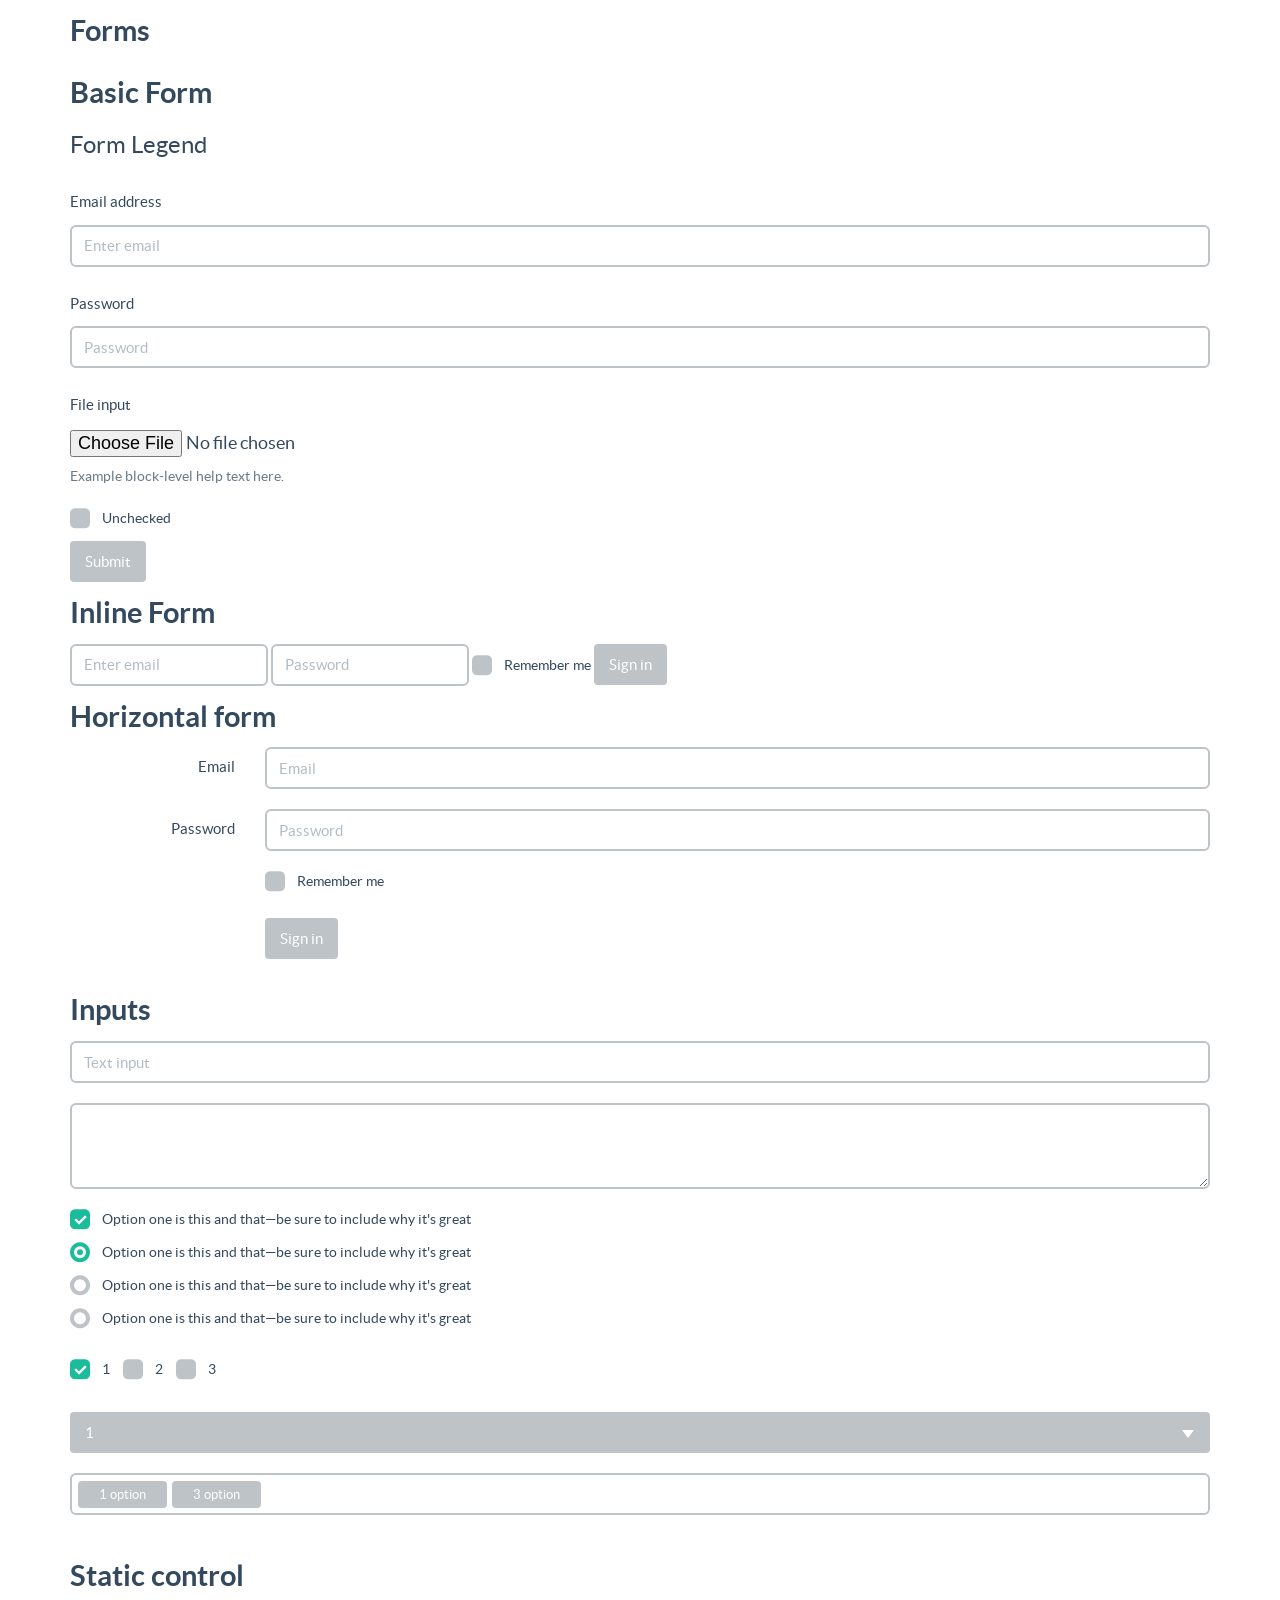
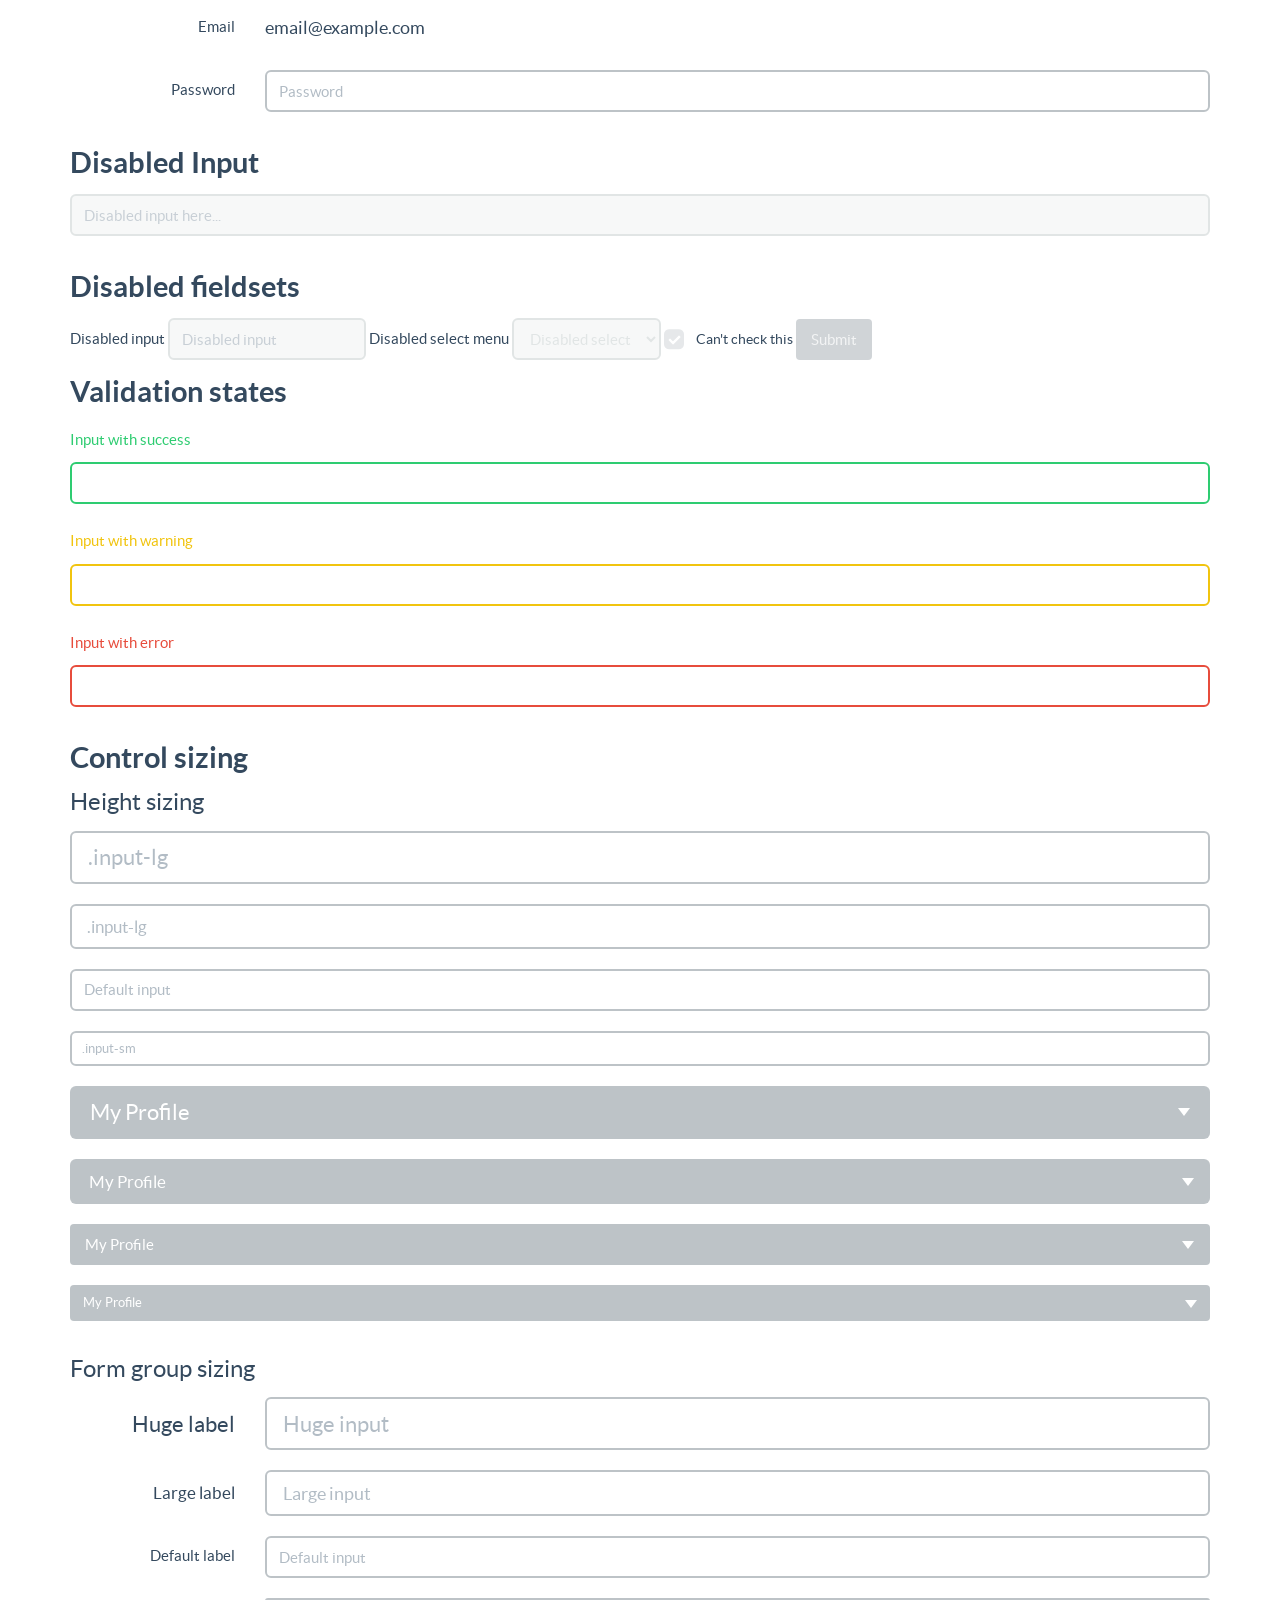
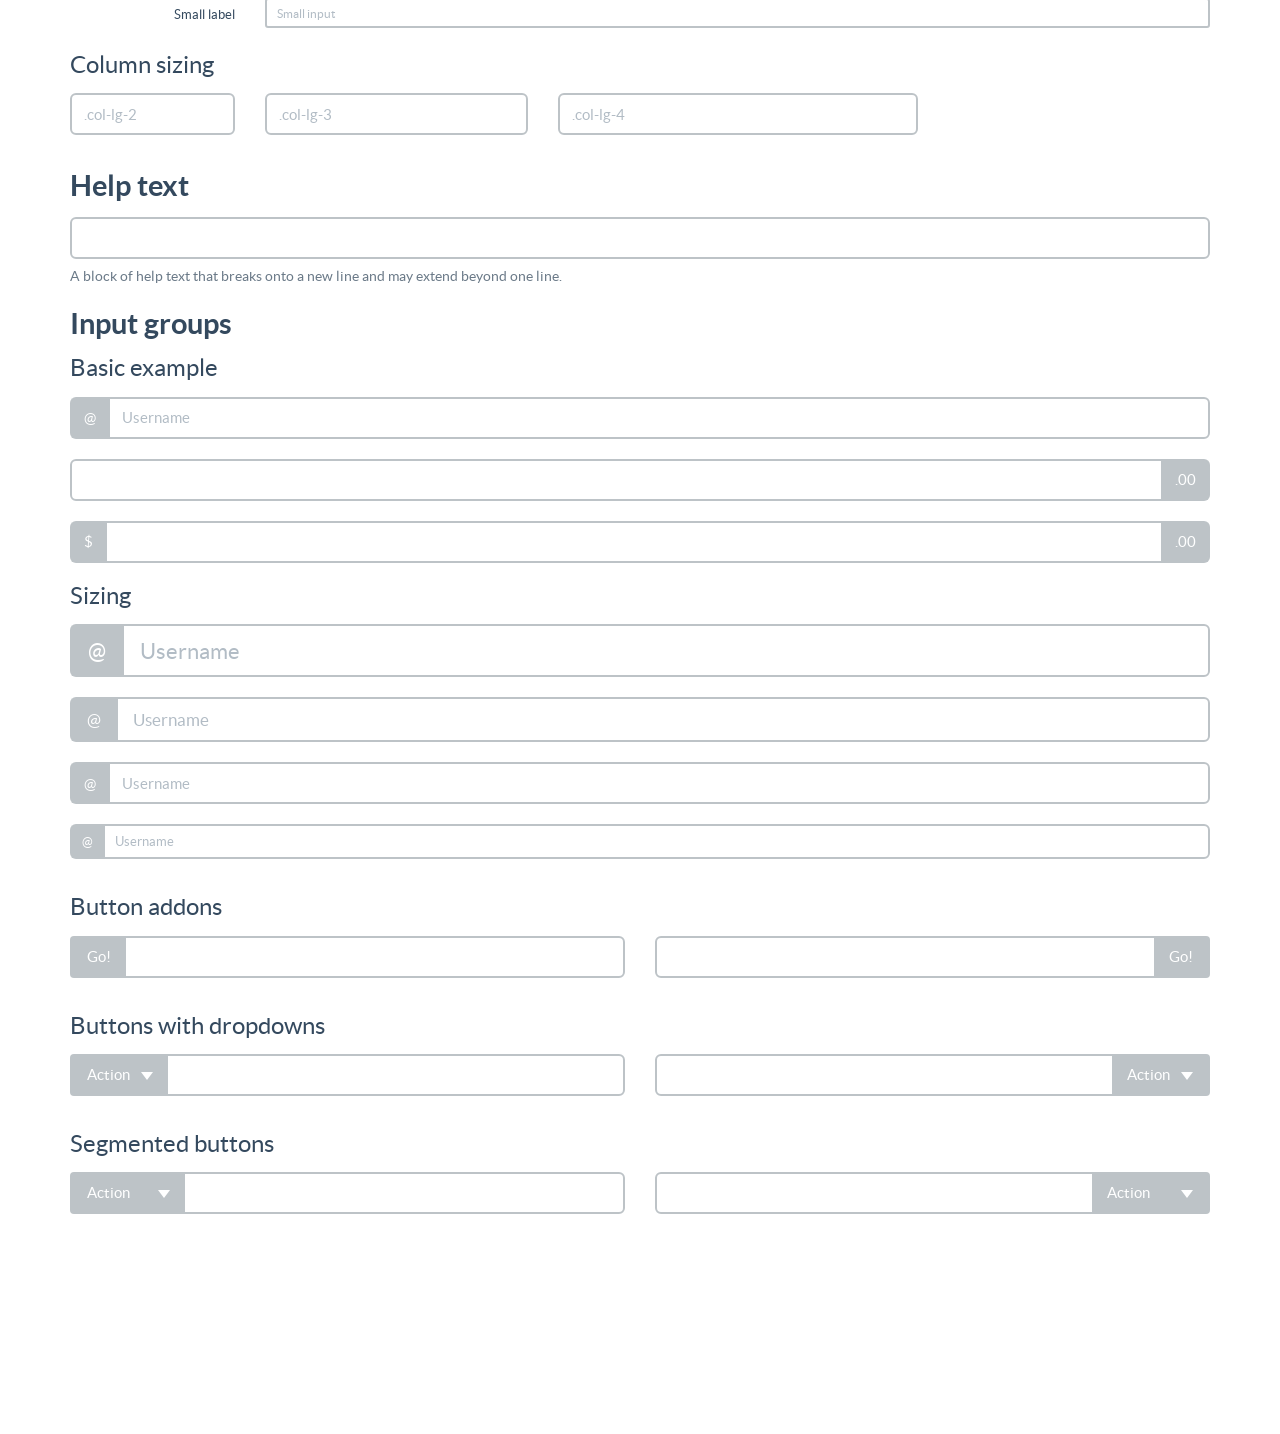
<file: docs/examples/forms.html>
<!DOCTYPE html>
<html lang="en">
  <head>
    <meta charset="utf-8">
    <title>Flat UI Free</title>
    <meta name="viewport" content="width=device-width, initial-scale=1.0">

    <!-- Loading Bootstrap -->
    <link href="../../dist/css/vendor/bootstrap.min.css" rel="stylesheet">

    <!-- Loading Flat UI -->
    <link href="../../dist/css/flat-ui.css" rel="stylesheet">

    <link rel="shortcut icon" href="../../dist/img/favicon.ico">

    <!-- HTML5 shim, for IE6-8 support of HTML5 elements. All other JS at the end of file. -->
    <!--[if lt IE 9]>
      <script src="../../dist/js/vendor/html5shiv.js"></script>
      <script src="../../dist/js/vendor/respond.min.js"></script>
    <![endif]-->
  </head>
  <body>

    <style>
      body {
        padding-bottom: 200px;
      }
    </style>

    <div class="container">
      <h4>Forms</h4>
      <div class="row">
        <div class="col-md-12">
          <h4>Basic Form</h4>
          <form role="form">
            <legend>Form Legend</legend>
            <div class="form-group">
              <label for="exampleInputEmail1">Email address</label>
              <input type="email" class="form-control" id="exampleInputEmail1" placeholder="Enter email">
            </div>
            <div class="form-group">
              <label for="exampleInputPassword1">Password</label>
              <input type="password" class="form-control" id="exampleInputPassword1" placeholder="Password">
            </div>
            <div class="form-group">
              <label for="exampleInputFile">File input</label>
              <input type="file" id="exampleInputFile">
              <p class="help-block">Example block-level help text here.</p>
            </div>
            <label class="checkbox" for="checkbox1">
              <input type="checkbox" data-toggle="checkbox" value="" id="checkbox1" required>
              Unchecked
            </label>
            <button type="submit" class="btn btn-default">Submit</button>
          </form>
        </div><!-- /.col-md-12 -->
      </div><!-- /.row -->
      <div class="row">
        <div class="col-md-12">
          <h4>Inline Form</h4>
          <form class="form-inline" role="form">
            <div class="form-group">
              <label class="sr-only" for="exampleInputEmail2">Email address</label>
              <input type="email" class="form-control" id="exampleInputEmail2" placeholder="Enter email">
            </div>
            <div class="form-group">
              <label class="sr-only" for="exampleInputPassword2">Password</label>
              <input type="password" class="form-control" id="exampleInputPassword2" placeholder="Password">
            </div>
            <div class="form-group">
              <label class="checkbox" for="checkbox2">
                <input type="checkbox" data-toggle="checkbox" value="" id="checkbox2" required>
                Remember me
              </label>
            </div>
            <button type="submit" class="btn btn-default">Sign in</button>
          </form>
        </div><!-- /.col-md-12 -->
      </div><!-- /.row -->
      <div class="row">
        <div class="col-md-12">
          <h4>Horizontal form</h4>
          <form class="form-horizontal" role="form">
            <div class="form-group">
              <label for="inputEmail1" class="col-lg-2 control-label">Email</label>
              <div class="col-lg-10">
                <input type="email" class="form-control" id="inputEmail1" placeholder="Email">
              </div>
            </div>
            <div class="form-group">
              <label for="inputPassword1" class="col-lg-2 control-label">Password</label>
              <div class="col-lg-10">
                <input type="password" class="form-control" id="inputPassword1" placeholder="Password">
              </div>
            </div>
            <div class="form-group">
              <div class="col-lg-offset-2 col-lg-10">
                <label class="checkbox" for="checkbox3">
                  <input type="checkbox" data-toggle="checkbox" value="" id="checkbox3" required>
                  Remember me
                </label>
              </div>
            </div>
            <div class="form-group">
              <div class="col-lg-offset-2 col-lg-10">
                <button type="submit" class="btn btn-default">Sign in</button>
              </div>
            </div>
          </form>
        </div><!-- /.col-md-12 -->
      </div><!-- /.row -->
      <div class="row">
        <div class="col-md-12">
          <h4>Inputs</h4>
          <form action="#" class="form">
            <div class="form-group">
              <input type="text" class="form-control" placeholder="Text input">
            </div>
            <div class="form-group">
              <textarea class="form-control" rows="3"></textarea>
            </div>
            <div class="form-group">
              <label class="checkbox" for="checkbox4">
                <input type="checkbox" data-toggle="checkbox" value="" id="checkbox4" required checked>
                 Option one is this and that&mdash;be sure to include why it's great
              </label>
              <label class="radio" for="radio4a">
                <input type="radio" name="optionsRadios" data-toggle="radio" value="" id="radio4a" required checked>
                 Option one is this and that&mdash;be sure to include why it's great
              </label>
              <label class="radio" for="radio4b">
                <input type="radio" name="optionsRadios" data-toggle="radio" value="" id="radio4b" required>
                 Option one is this and that&mdash;be sure to include why it's great
              </label>
              <label class="radio" for="radio4c">
                <input type="radio" name="optionsRadios" data-toggle="radio" value="" id="radio4c" required>
                 Option one is this and that&mdash;be sure to include why it's great
              </label>
            </div>
            <div class="form-group">
              <label class="checkbox checkbox-inline" for="checkbox5a">
                <input type="checkbox" data-toggle="checkbox" value="" id="checkbox5a" required checked> 1
              </label>
              <label class="checkbox checkbox-inline" for="checkbox5b">
                <input type="checkbox" data-toggle="checkbox" value="" id="checkbox5b" required > 2
              </label>
              <label class="checkbox checkbox-inline" for="checkbox5c">
                <input type="checkbox" data-toggle="checkbox" value="" id="checkbox5c" required > 3
              </label>
            </div>
            <div class="form-group">
              <select data-toggle="select" class="form-control select select-default">
                <option>1</option>
                <option>2</option>
                <option>3</option>
                <option>4</option>
                <option>5</option>
              </select>
            </div>
            <div class="form-group">
              <select data-toggle="select" multiple class="form-control multiselect multiselect-default mrs mbm">
                <option value="0" selected>1 option</option>
                <option value="1">2 option</option>
                <option value="2" selected>3 option</option>
                <option value="3">4 option</option>
                <option value="4">5 option</option>
              </select>
            </div>
          </form>
        </div>
      </div><!-- /.row -->
      <div class="row">
        <div class="col-md-12">
          <h4>Static control</h4>
          <form class="form-horizontal" role="form">
            <div class="form-group">
              <label class="col-lg-2 control-label">Email</label>
              <div class="col-lg-10">
                <p class="form-control-static">email@example.com</p>
              </div>
            </div>
            <div class="form-group">
              <label for="inputPassword" class="col-lg-2 control-label">Password</label>
              <div class="col-lg-10">
                <input type="password" class="form-control" id="inputPassword" placeholder="Password">
              </div>
            </div>
          </form>
        </div>
      </div><!-- /.row -->
      <div class="row">
        <div class="col-md-12">
          <h4>Disabled Input</h4>
          <form action="#" class="form">
            <div class="form-group">
              <input class="form-control" id="disabledInput" type="text" placeholder="Disabled input here..." disabled>
            </div>
          </form>
        </div>
      </div><!-- /.row -->
      <div class="row">
        <div class="col-md-12">
          <h4>Disabled fieldsets</h4>
          <form class="form-inline" role="form">
            <fieldset disabled>
              <div class="form-group">
                <label for="disabledTextInput">Disabled input</label>
                <input type="text" id="disabledTextInput" class="form-control" placeholder="Disabled input">
              </div>
              <div class="form-group">
                <label for="disabledSelect">Disabled select menu</label>
                <select id="disabledSelect" class="form-control">
                  <option>Disabled select</option>
                </select>
              </div>
              <label class="checkbox checkbox-inline" for="checkbox6">
                <input type="checkbox" data-toggle="checkbox" value="" id="checkbox6" required checked> Can't check this
              </label>
              <button type="submit" class="btn btn-primary">Submit</button>
            </fieldset>
          </form>
        </div>
      </div><!-- /.row -->
      <div class="row">
        <div class="col-md-12">
          <h4>Validation states</h4>
          <div class="form-group has-success">
            <label class="control-label" for="inputSuccess">Input with success</label>
            <input type="text" class="form-control" id="inputSuccess">
          </div>
          <div class="form-group has-warning">
            <label class="control-label" for="inputWarning">Input with warning</label>
            <input type="text" class="form-control" id="inputWarning">
          </div>
          <div class="form-group has-error">
            <label class="control-label" for="inputError">Input with error</label>
            <input type="text" class="form-control" id="inputError">
          </div>
        </div>
      </div><!-- /.row -->
      <div class="row">
        <div class="col-md-12">
          <h4>Control sizing</h4>
          <h6>Height sizing</h6>
          <div class="form-group">
            <input class="form-control input-hg" type="text" placeholder=".input-lg">
          </div>
          <div class="form-group">
            <input class="form-control input-lg" type="text" placeholder=".input-lg">
          </div>
          <div class="form-group">
            <input class="form-control" type="text" placeholder="Default input">
          </div>
          <div class="form-group">
            <input class="form-control input-sm" type="text" placeholder=".input-sm">
          </div>

          <div class="form-group">
            <select data-toggle="select" class="form-control select select-default select-hg">
              <optgroup label="Profile">
                <option value="0">My Profile</option>
                <option value="1">My Friends</option>
              </optgroup>
              <optgroup label="System">
                <option value="2">Messages</option>
                <option value="3">My Settings</option>
                <option value="4" class="highlighted">Logout</option>
              </optgroup>
            </select>
          </div>
          <div class="form-group">
            <select data-toggle="select" class="form-control select select-default select-lg">
              <optgroup label="Profile">
                <option value="0">My Profile</option>
                <option value="1">My Friends</option>
              </optgroup>
              <optgroup label="System">
                <option value="2">Messages</option>
                <option value="3">My Settings</option>
                <option value="4" class="highlighted">Logout</option>
              </optgroup>
            </select>
          </div>
          <div class="form-group">
            <select data-toggle="select" class="form-control select select-default">
              <optgroup label="Profile">
                <option value="0">My Profile</option>
                <option value="1">My Friends</option>
              </optgroup>
              <optgroup label="System">
                <option value="2">Messages</option>
                <option value="3">My Settings</option>
                <option value="4" class="highlighted">Logout</option>
              </optgroup>
            </select>
          </div>
          <div class="form-group">
            <select data-toggle="select" class="form-control select select-default select-sm">
              <optgroup label="Profile">
                <option value="0">My Profile</option>
                <option value="1">My Friends</option>
              </optgroup>
              <optgroup label="System">
                <option value="2">Messages</option>
                <option value="3">My Settings</option>
                <option value="4" class="highlighted">Logout</option>
              </optgroup>
            </select>
          </div>
        </div>
      </div>
      <h6>Form group sizing</h6>
      <form class="form-horizontal" role="form">
        <div class="form-group form-group-hg">
          <label class="col-sm-2 control-label" for="formGroupInputHuge">Huge label</label>
          <div class="col-sm-10">
            <input class="form-control" type="text" id="formGroupInputHuge" placeholder="Huge input">
          </div>
        </div>
        <div class="form-group form-group-lg">
          <label class="col-sm-2 control-label" for="formGroupInputLarge">Large label</label>
          <div class="col-sm-10">
            <input class="form-control" type="text" id="formGroupInputLarge" placeholder="Large input">
          </div>
        </div>
        <div class="form-group">
          <label class="col-sm-2 control-label" for="formGroupInputDefault">Default label</label>
          <div class="col-sm-10">
            <input class="form-control" type="text" id="formGroupInputDefault" placeholder="Default input">
          </div>
        </div>
        <div class="form-group form-group-sm">
          <label class="col-sm-2 control-label" for="formGroupInputSmall">Small label</label>
          <div class="col-sm-10">
            <input class="form-control" type="text" id="formGroupInputSmall" placeholder="Small input">
          </div>
        </div>
      </form>
      <h6>Column sizing</h6>
      <div class="row">
        <div class="col-lg-2">
          <div class="form-group">
            <input type="text" class="form-control" placeholder=".col-lg-2">
          </div><!-- /.form-group -->
        </div>
        <div class="col-lg-3">
          <div class="form-group">
            <input type="text" class="form-control" placeholder=".col-lg-3">
          </div><!-- /.form-group -->
        </div>
        <div class="col-lg-4">
          <div class="form-group">
            <input type="text" class="form-control" placeholder=".col-lg-4">
          </div><!-- /.form-group -->
        </div>
      </div>
      <div class="row">
        <div class="col-md-12">
          <h4>Help text</h4>
          <form class="form">
            <input type="text" class="form-control">
            <span class="help-block">A block of help text that breaks onto a new line and may extend beyond one line.</span>
          </form>
        </div>
      </div>
      <div class="row">
        <div class="col-md-12">
          <h4>Input groups</h4>
          <h6>Basic example</h6>
          <div class="form-group">
            <div class="input-group">
              <span class="input-group-addon">@</span>
              <input type="text" class="form-control" placeholder="Username">
            </div>
          </div>
          <div class="form-group">
            <div class="input-group">
              <input type="text" class="form-control">
              <span class="input-group-addon">.00</span>
            </div>
          </div>
          <div class="form-group">
            <div class="input-group">
              <span class="input-group-addon">$</span>
              <input type="text" class="form-control">
              <span class="input-group-addon">.00</span>
            </div>
          </div>
          <h6>Sizing</h6>
          <div class="form-group">
            <div class="input-group input-group-hg">
              <span class="input-group-addon">@</span>
              <input type="text" class="form-control input-hg" placeholder="Username">
            </div>
          </div>
          <div class="form-group">
            <div class="input-group input-group-lg">
              <span class="input-group-addon">@</span>
              <input type="text" class="form-control input-lg" placeholder="Username">
            </div>
          </div>

          <div class="form-group">
            <div class="input-group">
              <span class="input-group-addon">@</span>
              <input type="text" class="form-control" placeholder="Username">
            </div>
          </div>

          <div class="form-group">
            <div class="input-group input-group-sm">
              <span class="input-group-addon">@</span>
              <input type="text" class="form-control" placeholder="Username">
            </div>
          </div>

        </div>
      </div><!-- /.row -->
      <h6>Button addons</h6>
      <div class="row">
        <div class="col-lg-6">
          <div class="form-group">
            <div class="input-group">
              <span class="input-group-btn">
                <button class="btn btn-default" type="button">Go!</button>
              </span>
              <input type="text" class="form-control">
            </div><!-- /input-group -->
          </div>
        </div><!-- /.col-lg-6 -->
        <div class="col-lg-6">
          <div class="form-group">
            <div class="input-group">
              <input type="text" class="form-control">
              <span class="input-group-btn">
                <button class="btn btn-default" type="button">Go!</button>
              </span>
            </div><!-- /input-group -->
          </div><!-- /.form-group -->
        </div><!-- /.col-lg-6 -->
      </div><!-- /.row -->
      <h6>Buttons with dropdowns</h6>
      <div class="row">
        <div class="col-lg-6">
          <div class="form-group">
            <div class="input-group">
              <div class="input-group-btn">
                <button type="button" class="btn btn-default dropdown-toggle" data-toggle="dropdown">Action <span class="caret"></span></button>
                <ul class="dropdown-menu">
                  <li><a href="#">Action</a></li>
                  <li><a href="#">Another action</a></li>
                  <li><a href="#">Something else here</a></li>
                  <li class="divider"></li>
                  <li><a href="#">Separated link</a></li>
                </ul>
              </div><!-- /btn-group -->
              <input type="text" class="form-control">
            </div><!-- /input-group -->
          </div><!-- /.form-group -->
        </div><!-- /.col-lg-6 -->
        <div class="col-lg-6">
          <div class="form-group">
            <div class="input-group">
              <input type="text" class="form-control">
              <div class="input-group-btn">
                <button type="button" class="btn btn-default dropdown-toggle" data-toggle="dropdown">Action <span class="caret"></span></button>
                <ul class="dropdown-menu pull-right">
                  <li><a href="#">Action</a></li>
                  <li><a href="#">Another action</a></li>
                  <li><a href="#">Something else here</a></li>
                  <li class="divider"></li>
                  <li><a href="#">Separated link</a></li>
                </ul>
              </div><!-- /btn-group -->
            </div><!-- /input-group -->
          </div><!-- /.form-group -->
        </div><!-- /.col-lg-6 -->
      </div><!-- /.row -->
      <h6>Segmented buttons</h6>
      <div class="row">
        <div class="col-lg-6">
          <div class="form-group">
            <div class="input-group">
              <div class="input-group-btn">
                <button tabindex="-1" class="btn btn-default" type="button">Action</button>
                <button tabindex="-1" data-toggle="dropdown" class="btn btn-default dropdown-toggle" type="button">
                  <span class="caret"></span>
                </button>
                <ul role="menu" class="dropdown-menu">
                  <li><a href="#">Action</a></li>
                  <li><a href="#">Another action</a></li>
                  <li><a href="#">Something else here</a></li>
                  <li class="divider"></li>
                  <li><a href="#">Separated link</a></li>
                </ul>
              </div>
              <input type="text" class="form-control">
            </div><!-- /.input-group -->
          </div><!-- /.form-group -->
        </div><!-- /.col-lg-6 -->
        <div class="col-lg-6">
          <div class="form-group">
            <div class="input-group">
              <input type="text" class="form-control">
              <div class="input-group-btn">
                <button tabindex="-1" class="btn btn-default" type="button">Action</button>
                <button tabindex="-1" data-toggle="dropdown" class="btn btn-default dropdown-toggle" type="button">
                  <span class="caret"></span>
                </button>
                <ul role="menu" class="dropdown-menu pull-right">
                  <li><a href="#">Action</a></li>
                  <li><a href="#">Another action</a></li>
                  <li><a href="#">Something else here</a></li>
                  <li class="divider"></li>
                  <li><a href="#">Separated link</a></li>
                </ul>
              </div>
            </div><!-- /.input-group -->
          </div><!-- /.form-group -->
        </div><!-- /.col-lg-6 -->
      </div><!-- /.row -->
    </div><!-- /.container -->

    <!-- jQuery (necessary for Bootstrap's JavaScript plugins) -->
    <script src="../../dist/js/vendor/jquery.min.js"></script>
    <!-- Include all compiled plugins (below), or include individual files as needed -->
    <script src="../../dist/js/flat-ui.min.js"></script>

    <script src="../assets/js/application.js"></script>

  </body>
</html>
</file>
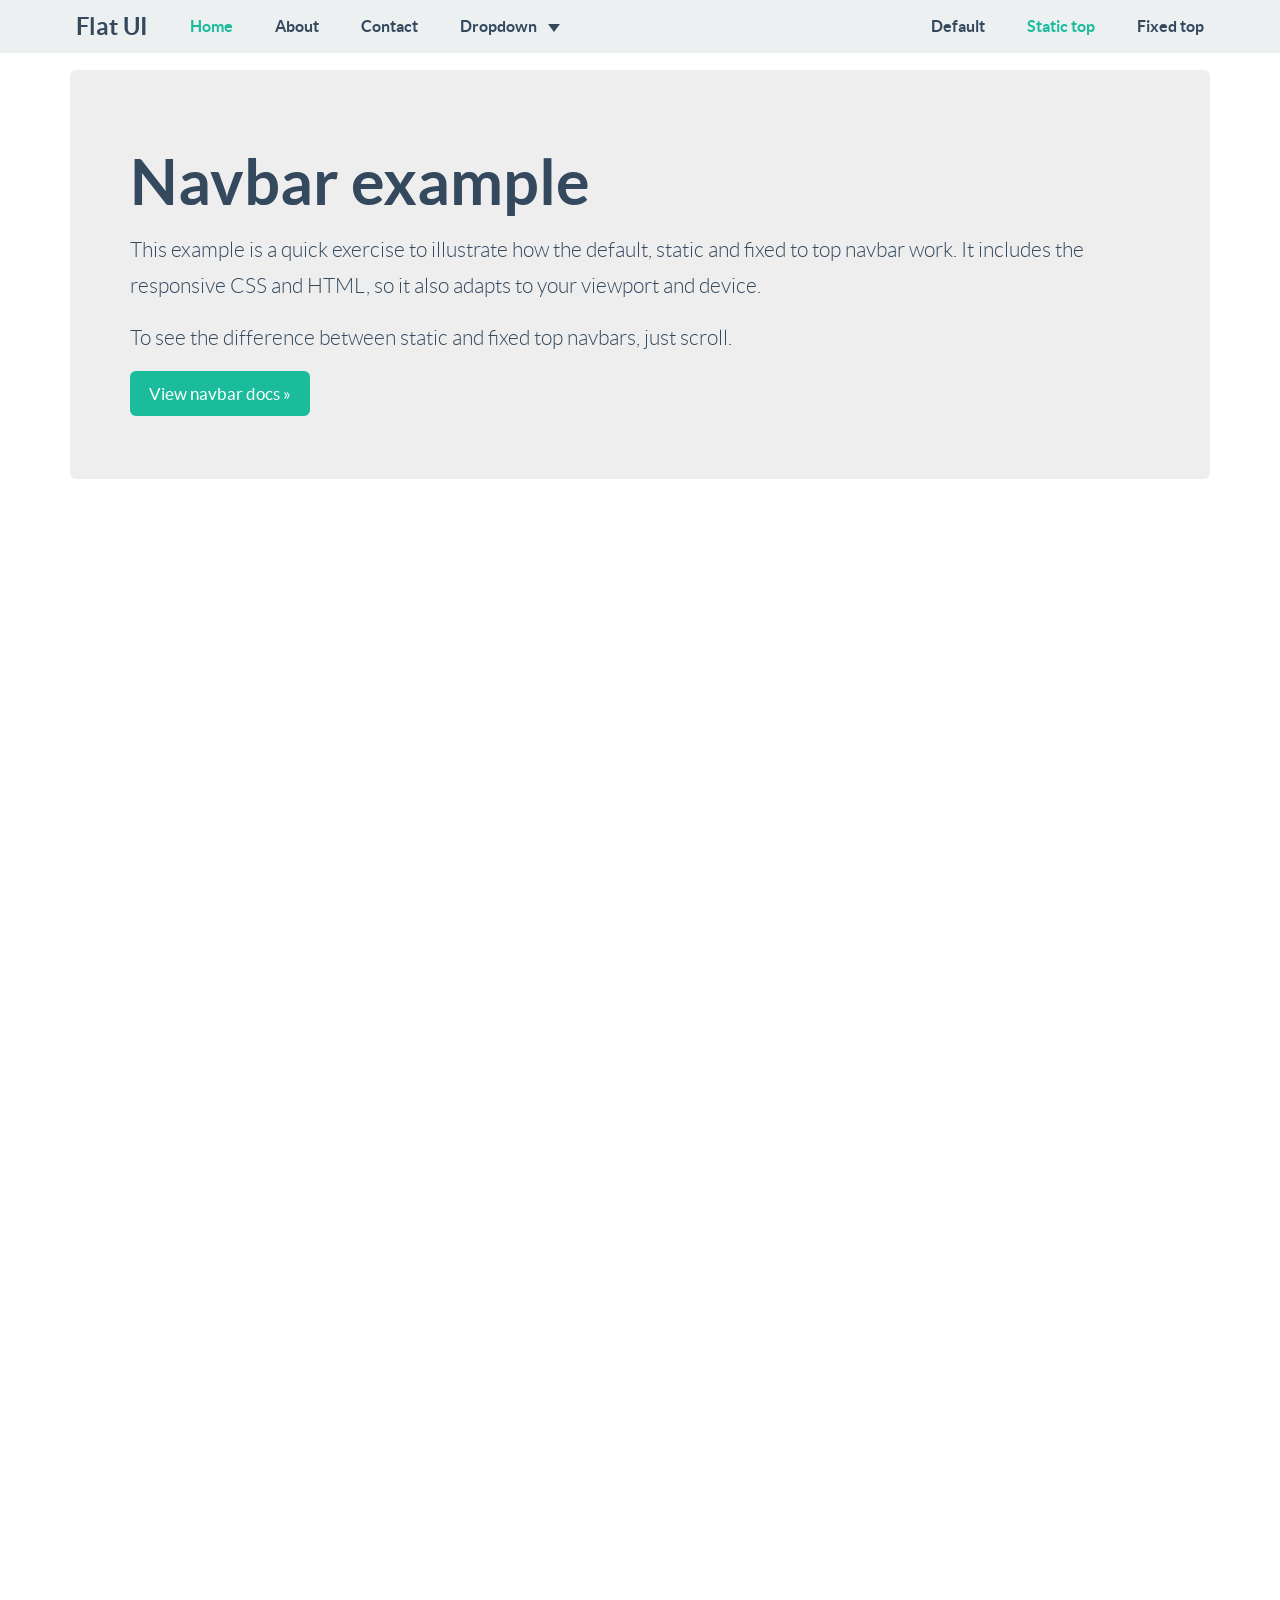
<file: docs/examples/navbar-fixed-top.html>
<!DOCTYPE html>
<html lang="en">
  <head>
    <meta charset="utf-8">
    <title>Flat UI Free</title>
    <meta name="viewport" content="width=device-width, initial-scale=1.0">

    <!-- Loading Bootstrap -->
    <link href="../../dist/css/vendor/bootstrap.min.css" rel="stylesheet">

    <!-- Loading Flat UI -->
    <link href="../../dist/css/flat-ui.css" rel="stylesheet">

    <link rel="shortcut icon" href="../../dist/img/favicon.ico">

    <!-- HTML5 shim, for IE6-8 support of HTML5 elements. All other JS at the end of file. -->
    <!--[if lt IE 9]>
      <script src="../../dist/js/vendor/html5shiv.js"></script>
      <script src="../../dist/js/vendor/respond.min.js"></script>
    <![endif]-->
  </head>
  <body>
    <style>
      body {
        min-height: 2000px;
        padding-top: 70px;
      }
    </style>

    <!-- Static navbar -->
    <div class="navbar navbar-default navbar-fixed-top" role="navigation">
      <div class="container">
        <div class="navbar-header">
          <button type="button" class="navbar-toggle" data-toggle="collapse" data-target=".navbar-collapse">
            <span class="sr-only">Toggle navigation</span>
          </button>
          <a class="navbar-brand" href="#">Flat UI</a>
        </div>
        <div class="navbar-collapse collapse">
          <ul class="nav navbar-nav">
            <li class="active"><a href="#">Home</a></li>
            <li><a href="#about">About</a></li>
            <li><a href="#contact">Contact</a></li>
            <li class="dropdown">
              <a href="#" class="dropdown-toggle" data-toggle="dropdown">Dropdown <b class="caret"></b></a>
              <ul class="dropdown-menu">
                <li><a href="#">Action</a></li>
                <li><a href="#">Another action</a></li>
                <li><a href="#">Something else here</a></li>
                <li class="divider"></li>
                <li class="dropdown-header">Nav header</li>
                <li><a href="#">Separated link</a></li>
                <li><a href="#">One more separated link</a></li>
              </ul>
            </li>
          </ul>
          <ul class="nav navbar-nav navbar-right">
            <li><a href="../navbar/">Default</a></li>
            <li class="active"><a href="./">Static top</a></li>
            <li><a href="../navbar-fixed-top/">Fixed top</a></li>
          </ul>
        </div><!--/.nav-collapse -->
      </div>
    </div>


    <div class="container">

      <!-- Main component for a primary marketing message or call to action -->
      <div class="jumbotron">
        <h1>Navbar example</h1>
        <p>This example is a quick exercise to illustrate how the default, static and fixed to top navbar work. It includes the responsive CSS and HTML, so it also adapts to your viewport and device.</p>
        <p>To see the difference between static and fixed top navbars, just scroll.</p>
        <p>
          <a class="btn btn-lg btn-primary" href="../../components/#navbar" role="button">View navbar docs &raquo;</a>
        </p>
      </div>

    </div> <!-- /container -->

    <!-- jQuery (necessary for Bootstrap's JavaScript plugins) -->
    <script src="../../dist/js/vendor/jquery.min.js"></script>
    <!-- Include all compiled plugins (below), or include individual files as needed -->
    <script src="../../dist/js/flat-ui.min.js"></script>

    <script src="../assets/js/application.js"></script>

  </body>
</html>
</file>
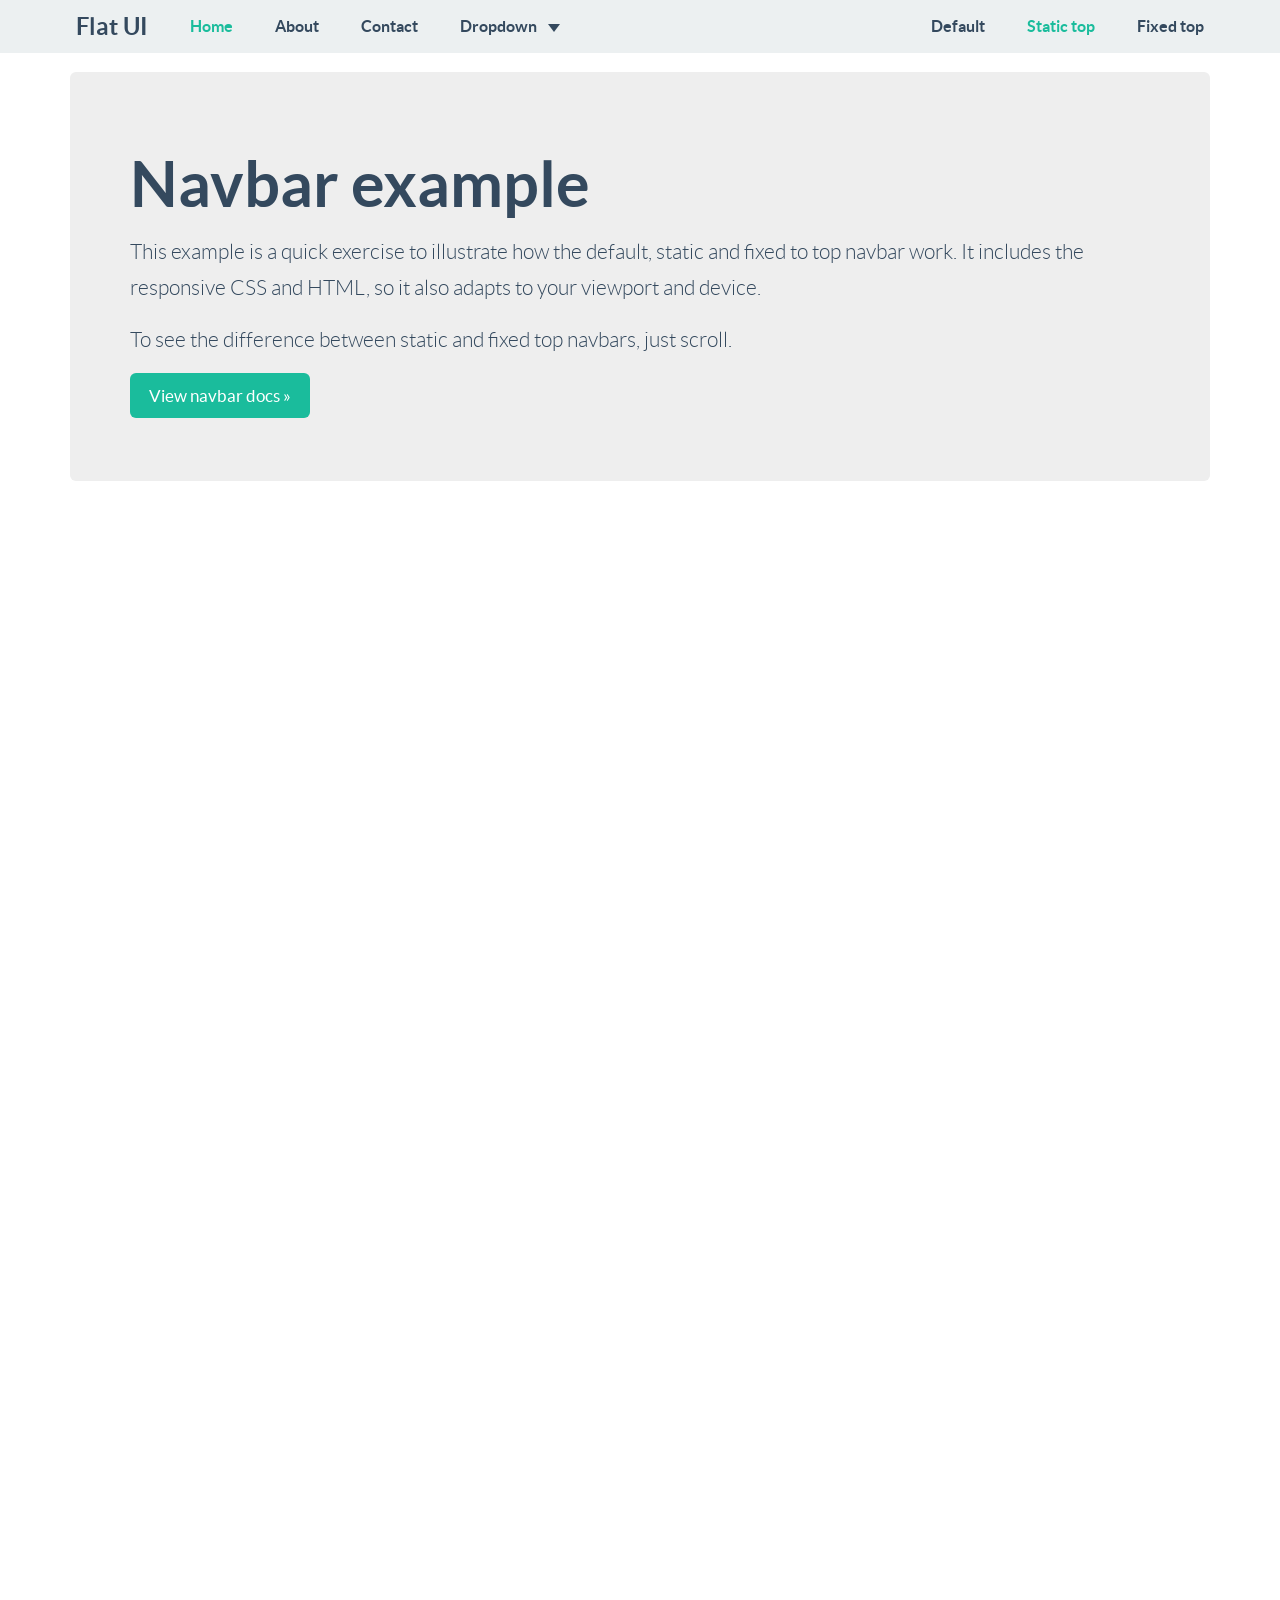
<file: docs/examples/navbar-static-top.html>
<!DOCTYPE html>
<html lang="en">
  <head>
    <meta charset="utf-8">
    <title>Flat UI Free</title>
    <meta name="viewport" content="width=device-width, initial-scale=1.0">

    <!-- Loading Bootstrap -->
    <link href="../../dist/css/vendor/bootstrap.min.css" rel="stylesheet">

    <!-- Loading Flat UI -->
    <link href="../../dist/css/flat-ui.css" rel="stylesheet">

    <link rel="shortcut icon" href="../../dist/img/favicon.ico">

    <!-- HTML5 shim, for IE6-8 support of HTML5 elements. All other JS at the end of file. -->
    <!--[if lt IE 9]>
      <script src="../../dist/js/vendor/html5shiv.js"></script>
      <script src="../../dist/js/vendor/respond.min.js"></script>
    <![endif]-->
  </head>
  <body>
    <style>
      body {
        min-height: 2000px;
      }

      .navbar-static-top {
        margin-bottom: 19px;
      }
    </style>

    <!-- Static navbar -->
    <div class="navbar navbar-default navbar-static-top" role="navigation">
      <div class="container">
        <div class="navbar-header">
          <button type="button" class="navbar-toggle" data-toggle="collapse" data-target=".navbar-collapse">
            <span class="sr-only">Toggle navigation</span>
          </button>
          <a class="navbar-brand" href="#">Flat UI</a>
        </div>
        <div class="navbar-collapse collapse">
          <ul class="nav navbar-nav">
            <li class="active"><a href="#">Home</a></li>
            <li><a href="#about">About</a></li>
            <li><a href="#contact">Contact</a></li>
            <li class="dropdown">
              <a href="#" class="dropdown-toggle" data-toggle="dropdown">Dropdown <b class="caret"></b></a>
              <ul class="dropdown-menu">
                <li><a href="#">Action</a></li>
                <li><a href="#">Another action</a></li>
                <li><a href="#">Something else here</a></li>
                <li class="divider"></li>
                <li class="dropdown-header">Nav header</li>
                <li><a href="#">Separated link</a></li>
                <li><a href="#">One more separated link</a></li>
              </ul>
            </li>
          </ul>
          <ul class="nav navbar-nav navbar-right">
            <li><a href="../navbar/">Default</a></li>
            <li class="active"><a href="./">Static top</a></li>
            <li><a href="../navbar-fixed-top/">Fixed top</a></li>
          </ul>
        </div><!--/.nav-collapse -->
      </div>
    </div>


    <div class="container">

      <!-- Main component for a primary marketing message or call to action -->
      <div class="jumbotron">
        <h1>Navbar example</h1>
        <p>This example is a quick exercise to illustrate how the default, static and fixed to top navbar work. It includes the responsive CSS and HTML, so it also adapts to your viewport and device.</p>
        <p>To see the difference between static and fixed top navbars, just scroll.</p>
        <p>
          <a class="btn btn-lg btn-primary" href="../../components/#navbar" role="button">View navbar docs &raquo;</a>
        </p>
      </div>

    </div> <!-- /container -->

    <!-- jQuery (necessary for Bootstrap's JavaScript plugins) -->
    <script src="../../dist/js/vendor/jquery.min.js"></script>
    <!-- Include all compiled plugins (below), or include individual files as needed -->
    <script src="../../dist/js/flat-ui.min.js"></script>

    <script src="../assets/js/application.js"></script>

  </body>
</html>
</file>
<file: stylesheets/screen.css>
html, body, div, span, applet, object, iframe,
h1, h2, h3, h4, h5, h6, p, blockquote, pre,
a, abbr, acronym, address, big, cite, code,
del, dfn, em, img, ins, kbd, q, s, samp,
small, strike, strong, sub, sup, tt, var,
b, u, i, center,
dl, dt, dd, ol, ul, li,
fieldset, form, label, legend,
table, caption, tbody, tfoot, thead, tr, th, td,
article, aside, canvas, details, embed,
figure, figcaption, footer, header, hgroup,
menu, nav, output, ruby, section, summary,
time, mark, audio, video {
  margin: 0;
  padding: 0;
  border: 0;
  font: inherit;
  font-size: 100%;
  vertical-align: baseline;
}

html {
  line-height: 1;
}

ol, ul {
  list-style: none;
}

table {
  border-collapse: collapse;
  border-spacing: 0;
}

caption, th, td {
  text-align: left;
  font-weight: normal;
  vertical-align: middle;
}

q, blockquote {
  quotes: none;
}
q:before, q:after, blockquote:before, blockquote:after {
  content: "";
  content: none;
}

a img {
  border: none;
}

article, aside, details, figcaption, figure, footer, header, hgroup, menu, nav, section, summary {
  display: block;
}

.main-content .main-word-content a, .pagination-main-nav .main-word-content a, .about-content a, .ourprocedures-content a, .contacts-content .sent-form input[type="submit"] {
  text-align: center;
  text-decoration: none;
  letter-spacing: 1px;
  text-transform: uppercase;
  border: 1px solid #b3afaf;
  border-radius: 7px;
  width: 180px;
  word-spacing: 1px;
}

.about-content h3, .ourteam-content h3, .ourprocedures-content h3, .contacts-content h3, .surgeon-content h3, .FAQS-content h3 {
  font-weight: 300;
  font-size: 21px;
  letter-spacing: 1px;
  line-height: 26px;
  color: #4e2c30;
}

.ourteam-content h2, .ourprocedures-content h2, .contacts-content h2, .surgeon-content h2 {
  font-weight: 300;
  font-size: 43px;
  letter-spacing: 1px;
  line-height: 48px;
  color: #a57c4f;
}

/*註冊(sign.html)*/

.logo{
  color: #F6EB77;
  padding-top: 50px;
  font-family: 'Brush Script MT', cursive;
  font-size: 120px;
}
.navigation{

  background-image: url(../img/b3.jpg);

  background-size: cover;
  width: 100%;
  height: 100%;

}

.navigation  p{
  color: white;
  font-size: 16px;

}
.navigation2{
  z-index: 1;
  background: rgba(0,0,0,0.5);
  width: 100%;
  height: 100%;
}

.signmember{
  padding: 30px;
  position: absolute;
  text-align: center;
  background-color: #F6EB77 ;
  height: 90%; 
  width: 40%;
  margin: 2.5% 0 0 25%;
  border-radius: 5px 5px 5px 5px;
  -moz-border-radius: 5px 5px 5px 5px;
  -webkit-border-radius: 5px 5px 5px 5px;
}

.bn-sign{
  float: right;
  margin-right: 5%;
}

.bn-signup{

}
.btn-primary{
   padding-left: 20%;
}

label{
   padding: 20px;
   display: block;
}

.forma{
   display: block;
   padding-top: 20px;
}

input{
	padding: 10px;
	border-radius: 5px ;
	border: solid 1px rgba(254, 254, 254, 0.46);
  background-color: rgba(254, 254, 254, 0.46);
}

/*註冊(sign.html)*/

/*登入(html.html)*/
.navigation{
  text-align: center;
/*	background-image: url(../img/siloginp.png);
	width: 100%;
 	height: 100%;
 	background-repeat: no-repeat;*/
}

.bn-signin{
	/*position: absolute;*/
	/*padding: 340px 0 0 485px ;*/
  margin-left: 50px;
  text-align: center;
	font-size: 14px;
	font-style: italic;
  color: #30E4DC;
}

.loginmember{
  position: absolute;
  text-align: center;
  background-color: rgba(246, 235, 119, 0.46) ;
  height: 50%; 
  width: 30%;
  margin: 2% 0 0 35%;
    border-radius: 5px 5px 5px 5px;
  -moz-border-radius: 5px 5px 5px 5px;
  -webkit-border-radius: 5px 5px 5px 5px;
  /*padding: 30px;*/
}

/*登入(html.html)*/
</file>
<file: docs/assets/css/demo.css>
/*!
 * Flat UI Free v2.2.2 (http://designmodo.github.io/Flat-UI/)
 * Copyright 2013-2014 Designmodo, Inc.
 */

/* Prettyfy Theme */
.prettyprint {
  padding: 15px 21px;
  font-family: Menlo, 'Bitstream Vera Sans Mono', 'DejaVu Sans Mono', Monaco, Consolas, monospace;
  background-color: #f7f7f9;
  border: 2px solid #e1e1e8;
  }
.pln {
  color: #333;
  }
@media screen {
  .str {
    color: #d14;
    }
  .kwd {
    color: #333;
    }
  .com {
    color: #998;
    }
  .typ {
    color: #458;
    }
  .lit {
    color: #458;
    }
  .pun {
    color: #333;
    }
  .opn {
    color: #333;
    }
  .clo {
    color: #333;
    }
  .tag {
    color: navy;
    }
  .atn {
    color: teal;
    }
  .atv {
    color: #d14;
    }
  .dec {
    color: #333;
    }
  .var {
    color: teal;
    }
  .fun {
    color: #900;
    }
  }
@media print, projection {
  .str {
    color: #060;
    }
  .kwd {
    font-weight: bold;
    color: #006;
    }
  .com {
    font-style: italic;
    color: #600;
    }
  .typ {
    font-weight: bold;
    color: #404;
    }
  .lit {
    color: #044;
    }
  .pun,
  .opn,
  .clo {
    color: #440;
    }
  .tag {
    font-weight: bold;
    color: #006;
    }
  .atn {
    color: #404;
    }
  .atv {
    color: #060;
    }
  }
/* Specify class=linenums on a pre to get line numbering */
ol.linenums {
  margin-top: 0;
  margin-bottom: 0;
  }
.container {
  width: 970px !important;
  }
.demo-headline {
  padding: 73px 0 110px;
  text-align: center;
  }
.demo-logo {
  margin: 10px 0;
  font: 900 90px/100px "Helvetica Neue", Helvetica, Arial, sans-serif;
  letter-spacing: -2px;
  }
.demo-logo .logo {
  width: 236px;
  height: 181px;
  margin: 0 auto 26px;
  overflow: hidden;
  text-indent: -9999em;
  background: url(../img/demo/logo-mask.png) center 0 no-repeat;
  background-size: 236px 181px;
  }
.demo-logo small {
  display: block;
  padding-top: 5px;
  font-size: 22px;
  font-weight: 700;
  color: rgba(52, 73, 94, .3);
  letter-spacing: 0;
  }
.demo-row {
  margin-bottom: 20px;
  }
.demo-row .demo-heading-note,
.demo-row .demo-text-note {
  position: absolute;
  bottom: 10px;
  left: 0;
  display: block;
  width: 260px;
  font-size: 13px;
  font-weight: 400;
  line-height: 13px;
  color: #c0c1c2;
  }
.demo-row .demo-text-note {
  top: 10px;
  bottom: auto;
  }
.demo-row.typography-row .demo-content {
  float: none;
  width: auto;
  clear: both;
  }
.demo-row.typography-row .demo-type-example {
  position: relative;
  padding-left: 25%;
  margin-bottom: 40px;
  }
.demo-section-title {
  margin: 10px 0;
  font: 900 32px/40px "Helvetica Neue", Helvetica, Arial, sans-serif;
  }
.demo-panel-title {
  padding-top: 20px;
  margin: 2px 0 20px;
  font: bold 23px/40px "Helvetica Neue", Helvetica, Arial, sans-serif;
  }
.demo-panel-title small {
  font-size: inherit;
  font-weight: 400;
  color: #798795;
  }
.demo-navigation {
  margin-top: -10px;
  margin-bottom: -4px;
  }
.demo-pager {
  margin-top: -20px;
  }
.demo-tooltips {
  height: 126px;
  }
.demo-tooltips .tooltip {
  position: relative !important;
  top: -8px !important;
  left: -8px !important;
  }
.demo-headings {
  margin-bottom: 12px;
  }
.demo-tiles {
  margin-bottom: 46px;
  }
.demo-icons {
  padding-left: 20px;
  margin-left: -20px;
  font-size: 32px;
  }
.demo-icons .demo-content {
  margin: 0 0 0 -35px;
  }
.demo-icons .demo-content > span {
  display: inline-block;
  width: 24px;
  margin: 0 0 32px 35px;
  font-size: 24px;
  }
.demo-icons-tooltip {
  position: absolute;
  bottom: 0;
  left: 100%;
  width: 80px;
  margin-left: 0 !important;
  font-size: 12px;
  color: #c2c8cf;
  }
.demo-illustrations .demo-content {
  padding-top: 20px;
  margin: 0 0 0 -40px;
  }
.demo-illustrations .demo-content:before,
.demo-illustrations .demo-content:after {
  display: table;
  content: " ";
  }
.demo-illustrations .demo-content:after {
  clear: both;
  }
.demo-illustrations .demo-content > div {
  float: left;
  width: 100px;
  height: 100px;
  margin: 0 0 40px 40px;
  line-height: 100px;
  text-align: center;
  }
.demo-illustrations img {
  display: inline-block;
  max-width: 100px;
  max-height: 100px;
  vertical-align: middle;
  }
.demo-samples {
  margin-bottom: 46px;
  }
.demo-download-section {
  float: none;
  padding: 60px 0 90px 20px;
  margin: 0 auto;
  text-align: center;
  }
.demo-download-section [class*='fui-'] {
  margin: 3px 0 -3px;
  }
.demo-download {
  width: 190px;
  height: 190px;
  padding: 40px 28px 30px 32px;
  margin: 0 auto 32px;
  text-align: center;
  background-color: #ebedef;
  border-radius: 50%;
  }
.demo-download img {
  width: 82px;
  height: 104px;
  }
.demo-download-text {
  padding: 20px 0;
  font-size: 15px;
  text-align: center;
  }
.demo-text-box a:hover {
  color: #1abc9c;
  }
.demo-browser {
  padding-top: 42px;
  margin: 0 41px 140px 0;
  color: #fff;
  background: #2c3e50 url(../img/demo/browser.png) 0 0 no-repeat;
  background-size: 659px 42px;
  border-radius: 0 0 6px 6px;
  }
.demo-browser-side {
  float: left;
  width: 151px;
  padding: 22px 20px;
  }
.demo-browser-side > h5 {
  margin-top: 4px;
  margin-bottom: 3px;
  font-size: 16px;
  font-weight: 400;
  text-transform: none;
  }
.demo-browser-side > h6 {
  margin-top: 3px;
  font-size: 11px;
  font-weight: 300;
  line-height: 18px;
  text-transform: none;

  -webkit-font-smoothing: subpixel-antialiased;
  }
.demo-browser-author {
  display: block;
  width: 84px;
  height: 84px;
  margin: 0 auto;
  background: url(../img/demo/browser-author.jpg) center no-repeat;
  border: 3px solid #fff;
  border-radius: 50%;
  }
.demo-browser-action {
  padding: 30px 0 12px;
  }
.demo-browser-action > .btn {
  padding: 7px 0 8px 11px !important;
  text-align: left;
  border-radius: 3px;
  }
.demo-browser-action > .btn > [class^="fui-"] {
  position: relative;
  top: 1px;
  margin-right: 12px;
  }
.demo-browser-content {
  padding: 21px 0 0 20px;
  overflow: hidden;
  background-color: #34495e;
  border-radius: 0 0 6px;
  }
.demo-browser-content > img {
  float: left;
  width: 146px;
  margin: 0 15px 20px 0;
  border: 6px solid #fff;
  }
@media only screen and (-webkit-min-device-pixel-ratio: 2), only screen and (-webkit-min-device-pixel-ratio: 1.5), only screen and (-moz-min-device-pixel-ratio: 2), only screen and (-o-min-device-pixel-ratio: 3/2), only screen and (-o-min-device-pixel-ratio: 2/1), only screen and (min--moz-device-pixel-ratio: 1.5), only screen and (min-device-pixel-ratio: 1.5), only screen and (min-device-pixel-ratio: 2) {
  .logo {
    background-image: url(../img/demo/logo-mask-2x.png);
    }
  .demo-browser {
    background-image: url(../img/demo/browser-2x.png);
    }
  }
.demo-swatches-row [class*="col"] {
  float: left;
  min-height: 1px;
  }
.demo-swatches-row .swatches-col {
  width: 800px;
  margin-left: -5px;
  }
.demo-swatches-row .swatches-desc-col {
  width: 140px;
  margin-left: 20px;
  }
</file>
<file: docs/assets/css/docs.css>
/*!
 * Flat UI Free v2.2.2 (http://designmodo.github.io/Flat-UI/)
 * Copyright 2013-2014 Designmodo, Inc.
 */

/* Prettyfy Theme */
.prettyprint {
  padding: 15px 21px;
  font-family: Menlo, 'Bitstream Vera Sans Mono', 'DejaVu Sans Mono', Monaco, Consolas, monospace;
  background-color: #f7f7f9;
  border: 2px solid #e1e1e8;
  }
.pln {
  color: #333;
  }
@media screen {
  .str {
    color: #d14;
    }
  .kwd {
    color: #333;
    }
  .com {
    color: #998;
    }
  .typ {
    color: #458;
    }
  .lit {
    color: #458;
    }
  .pun {
    color: #333;
    }
  .opn {
    color: #333;
    }
  .clo {
    color: #333;
    }
  .tag {
    color: navy;
    }
  .atn {
    color: teal;
    }
  .atv {
    color: #d14;
    }
  .dec {
    color: #333;
    }
  .var {
    color: teal;
    }
  .fun {
    color: #900;
    }
  }
@media print, projection {
  .str {
    color: #060;
    }
  .kwd {
    font-weight: bold;
    color: #006;
    }
  .com {
    font-style: italic;
    color: #600;
    }
  .typ {
    font-weight: bold;
    color: #404;
    }
  .lit {
    color: #044;
    }
  .pun,
  .opn,
  .clo {
    color: #440;
    }
  .tag {
    font-weight: bold;
    color: #006;
    }
  .atn {
    color: #404;
    }
  .atv {
    color: #060;
    }
  }
/* Specify class=linenums on a pre to get line numbering */
ol.linenums {
  margin-top: 0;
  margin-bottom: 0;
  }
.docs-example-popovers {
  position: relative;
  margin: -20px -20px 0;
  }
.docs-example-popovers:before,
.docs-example-popovers:after {
  display: table;
  content: " ";
  }
.docs-example-popovers:after {
  clear: both;
  }
.docs-example-popovers .popover {
  position: relative;
  display: block;
  float: left;
  width: 260px;
  margin: 20px;
  }
.demo-headline {
  padding: 40px 0;
  margin-top: 2px;
  margin-bottom: 50px;
  font: 700 118px/1.1 "Helvetica Neue", Helvetica, Arial, sans-serif !important;
  color: #1abc9c;
  text-align: center;
  word-wrap: break-word;
  }
.demo-row {
  width: 940px;
  padding: 0 20px 50px;
  margin: 0 auto;
  }
.demo-row:before,
.demo-row:after {
  display: table;
  content: " ";
  }
.demo-row:after {
  clear: both;
  }
.demo-row .demo-heading-note,
.demo-row .demo-text-note {
  position: absolute;
  bottom: 10px;
  left: 0;
  display: block;
  width: 260px;
  font-size: 13px;
  font-weight: 400;
  line-height: 13px;
  color: #c0c1c2;
  }
.demo-row .demo-text-note {
  top: 10px;
  bottom: auto;
  }
.demo-row.menu-row {
  padding: 50px 20px 10px;
  }
.demo-row.typography-row .demo-content {
  float: none;
  width: auto;
  padding-top: 0;
  margin-left: 20px;
  clear: both;
  }
.demo-row.typography-row .demo-type-example {
  position: relative;
  padding-left: 265px;
  margin-bottom: 40px;
  }
.demo-col {
  float: left;
  width: 270px;
  margin: 0 20px;
  }
.demo-content {
  float: left;
  width: 580px;
  margin-left: 20px;
  }
.demo-content.demo-content-article p {
  margin-bottom: 20px;
  }
.demo-content.demo-content-article ul {
  margin-left: 0;
  list-style-type: none;
  }
.demo-content.demo-content-article li {
  padding: 0 0 5px;
  line-height: 35px;
  }
.demo-content-wide {
  margin: 0 20px;
  clear: both;
  }
.demo-content-wide:before,
.demo-content-wide:after {
  display: table;
  content: " ";
  }
.demo-content-wide:after {
  clear: both;
  }
.demo-title {
  float: left;
  width: 240px;
  margin: -.5em 20px 0;
  font: 700 24.5px/40px "Helvetica Neue", Helvetica, Arial, sans-serif;
  }
.demo-title h1,
.demo-title h2,
.demo-title h3,
.demo-title h4 {
  margin-top: 0;
  font-family: "Helvetica Neue", Helvetica, Arial, sans-serif;
  }
.demo-title h1,
.demo-title h2,
.demo-title h3 {
  line-height: 40px !important;
  }
.demo-title h3 {
  font-size: 24.5px !important;
  }
.demo-title small {
  font-size: 13px;
  font-weight: 400;
  color: #c0c1c2;
  }
.demo-buttons .btn,
.demo-inputs .control-group {
  margin-bottom: 20px;
  }
.demo-navigation .demo-title {
  margin-top: 10px;
  }
.demo-pager {
  margin-top: -10px;
  }
.demo-tooltips {
  width: 40%;
  padding-left: 10px;
  }
.demo-tooltips .tooltip {
  position: relative !important;
  top: -8px !important;
  left: -8px !important;
  }
.demo-tooltips .tooltip-inner {
  width: auto;
  max-width: 100%;
  }
.demo-popovers .popover {
  position: relative;
  display: block;
  width: auto;
  margin: 0 13px 0 -3px;
  }
.demo-social-buttons .btn {
  float: left;
  margin-bottom: 17px;
  clear: left;
  }
.demo-headings {
  margin-bottom: 12px;
  }
.demo-tiles {
  margin-bottom: 46px;
  }
.demo-icons {
  margin-left: -15px;
  font-size: 32px;
  }
.demo-icons > span {
  display: inline-block;
  width: 32px;
  margin: 0 0 32px 35px;
  }
@media (max-width: 480px) {
  .demo-icons > span {
    margin-right: 16px;
    margin-left: 16px;
    }
  }
.demo-icons-tooltip {
  position: absolute;
  bottom: 0;
  left: 100%;
  width: 80px;
  margin-left: 0 !important;
  font-size: 12px;
  color: #c2c8cf;
  }
.demo-inline {
  display: inline-block;
  }
.demo-labels {
  font-size: 19px;
  }
.demo-labels .visible-lg {
  display: inline !important;
  }
@media (max-width: 767px) {
  .demo-labels .visible-lg {
    display: none !important;
    }
  }
.demo-illustrations {
  margin-top: 40px;
  }
.demo-illustrations .demo-content-wide {
  padding-top: 20px;
  margin: 0 0 0 -66px;
  }
.demo-illustrations .demo-content-wide > div {
  float: left;
  width: 100px;
  height: 100px;
  margin: 0 0 80px 87px;
  line-height: 100px;
  text-align: center;
  vertical-align: middle;
  }
.demo-illustrations img {
  display: inline-block;
  max-width: 100px;
  max-height: 100px;
  vertical-align: middle;
  }
.demo-dialog {
  padding: 13px 20px 15px;
  }
.demo-dialog .flat {
  width: 300px;
  }
@media (max-width: 767px) {
  .demo-dialog .flat {
    width: 100%;
    }
  }
.static-modal-backdrop {
  width: 100%;
  padding: 62px 14px;
  margin-bottom: 50px;
  background-color: #243342;
  }
.static-modal-backdrop .modal {
  position: relative;
  top: auto;
  bottom: auto;
  z-index: 1;
  display: block;
  padding-bottom: 20px;
  overflow: hidden;
  }
.static-modal-backdrop .modal-dialog {
  padding: 0;
  }
.components-static-modal .modal {
  position: relative;
  top: auto;
  bottom: auto;
  left: auto;
  z-index: 1;
  display: block;
  overflow: visible;
  }
.components-static-modal .modal-dialog,
.components-static-modal .modal-content {
  width: auto;
  }
.components-static-modal .modal-dialog {
  padding: 0;
  }
.demo-sidebar {
  position: fixed;
  top: 0;
  left: 0;
  z-index: 10000;
  width: 150px;
  height: 100%;
  padding: 0;
  margin: 0;
  overflow: auto;
  font-size: 14px;
  line-height: 1.214;
  list-style-type: none;
  background-color: #f3f4f5;

  -webkit-font-smoothing: subpixel-antialiased;
  }
.demo-sidebar li:first-child a {
  padding-top: 20px;
  }
.demo-sidebar a {
  display: block;
  padding: 7px 20px;
  }
.demo-col .fileinput .input-group .uneditable-input {
  max-width: 370px;
  }
@media (max-width: 767px) {
  .demo-row {
    width: auto;
    padding-right: 0;
    padding-left: 0;
    margin-bottom: 0;
    margin-left: 0;
    }
  .demo-col,
  .demo-content,
  .demo-content-wide,
  .demo-title {
    float: none;
    width: auto;
    padding: 0 !important;
    margin: 0 0 18px !important;
    }
  .demo-headline {
    padding-right: 15px;
    padding-left: 15px;
    font-size: 65px !important;
    text-align: left;
    }
  .demo-inline {
    display: block;
    }
  .demo-navigation .btn-toolbar {
    margin: 0;
    }
  .demo-navigation .pager {
    display: block;
    margin-bottom: 20px;
    margin-left: 0 !important;
    }
  .typography-row .demo-type-example {
    padding-left: 0 !important;
    }
  .typography-row .demo-heading-note,
  .typography-row .demo-text-note {
    position: static !important;
    margin: 0 0 10px;
    }
  .demo-illustrations .demo-content-wide > div {
    margin-left: 67px;
    }
  }
/* Demo video */
.demo-video {
  margin-top: 40px;
  }
@media (max-width: 480px) {
  .demo-illustrations .demo-content-wide > div {
    margin-left: 23px;
    }
  .demo-navigation .mll.pvl {
    padding: 0;
    margin-bottom: 20px;
    margin-left: 0 !important;
    }
  }
</file>
